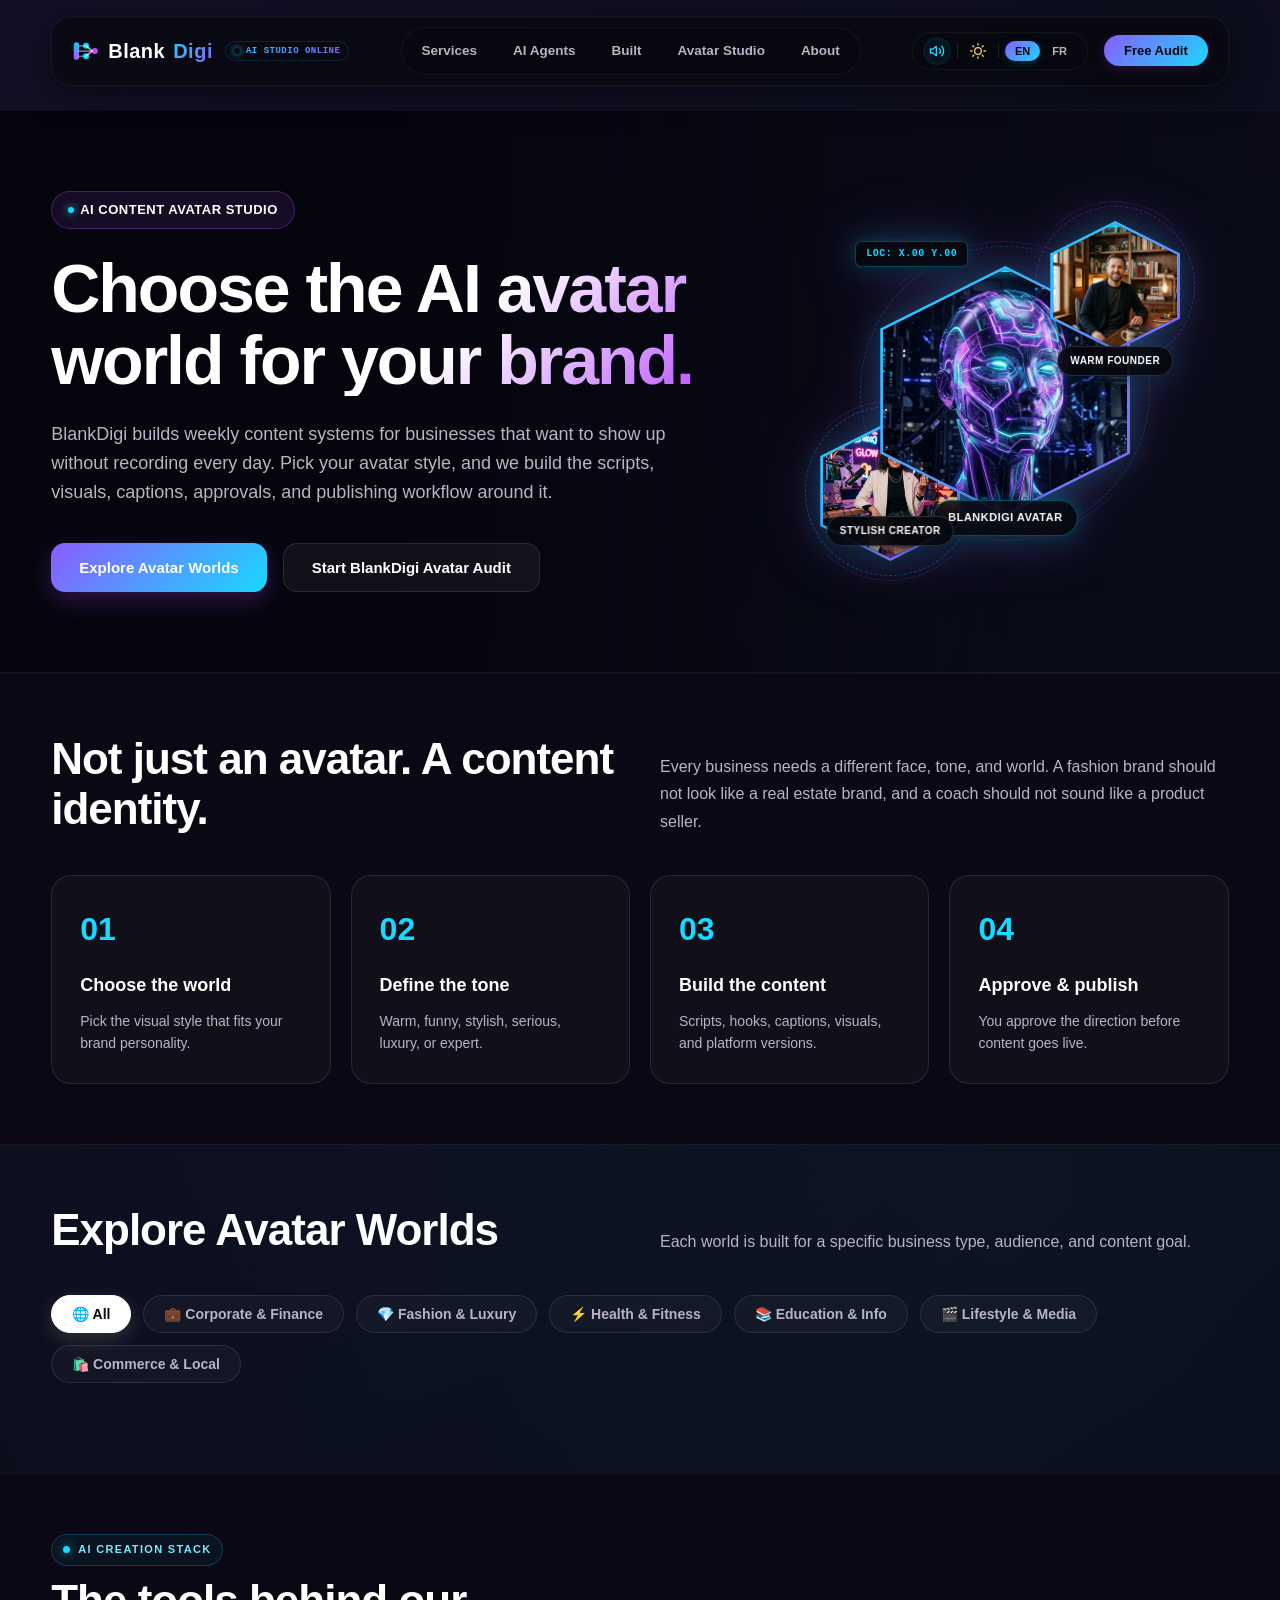
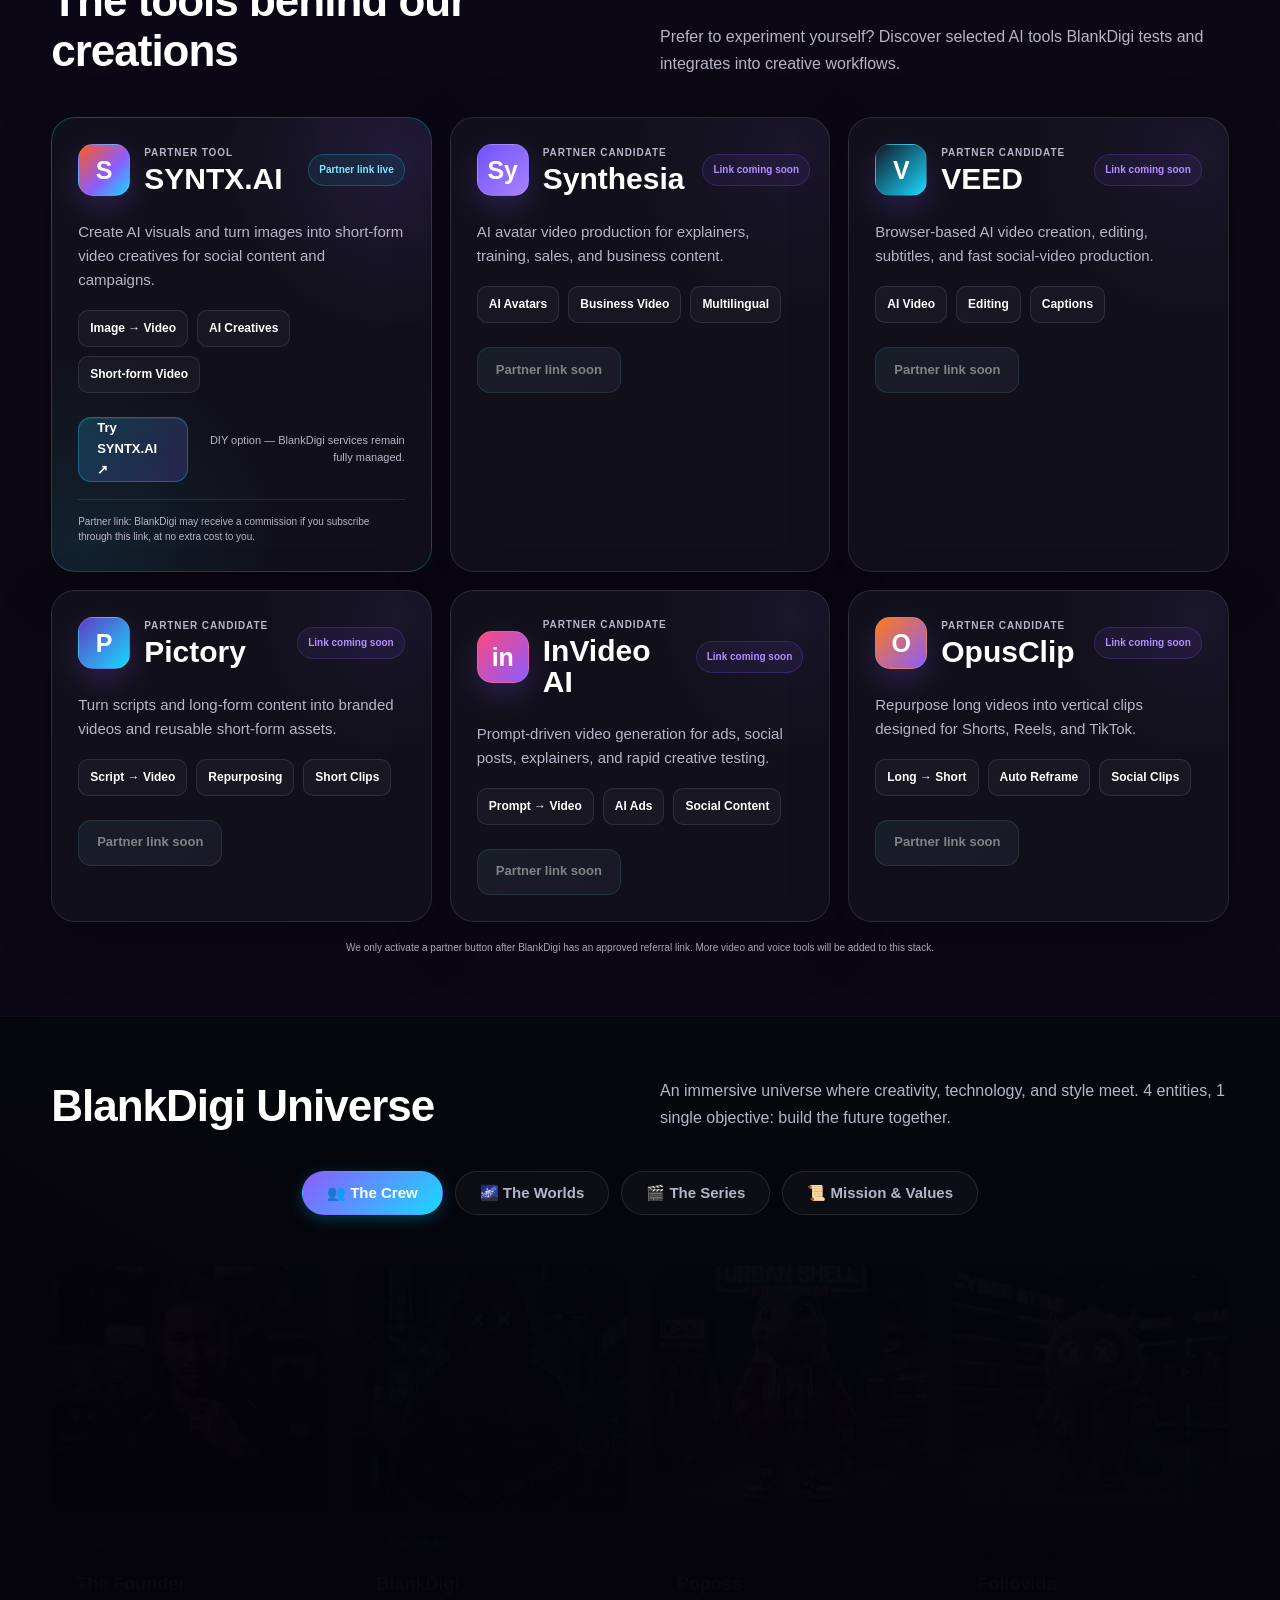
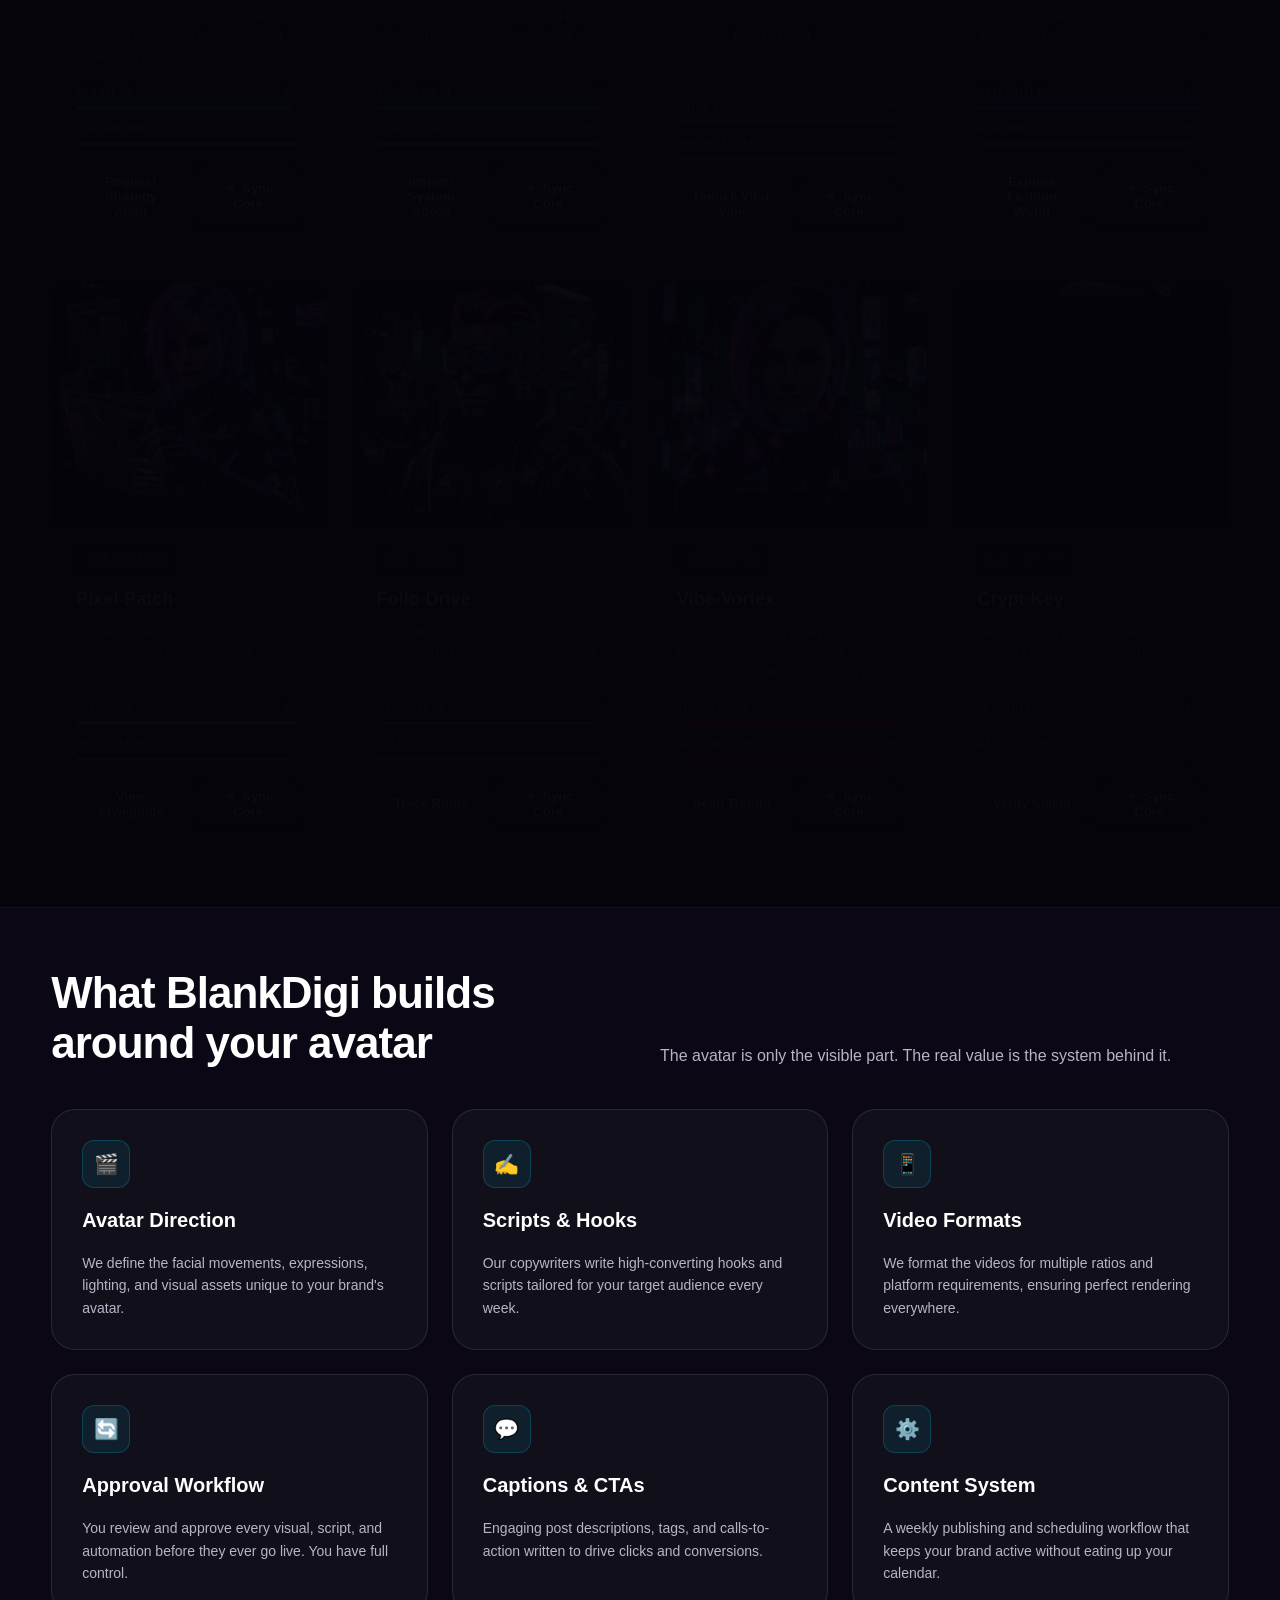
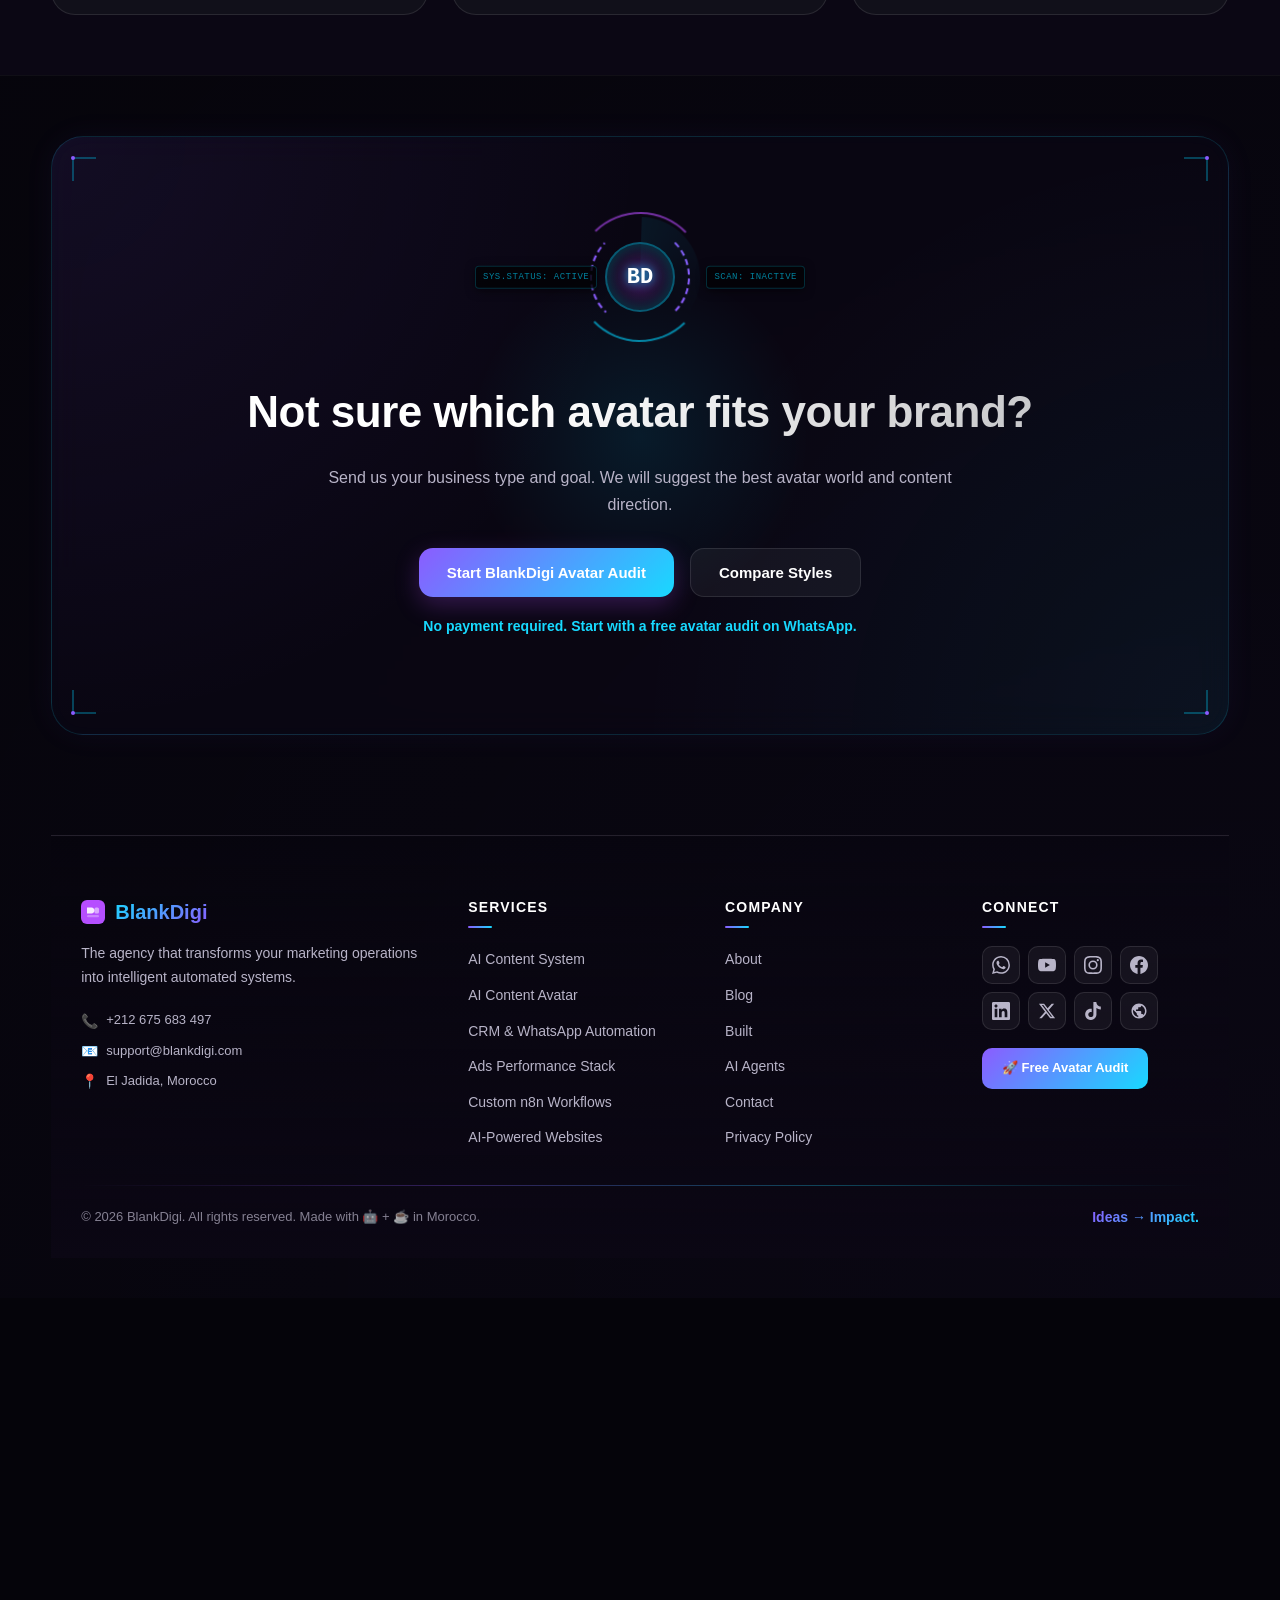
<file: index.html>
<!DOCTYPE html>
<html lang="en">
<head>
  <meta charset="UTF-8" />
  <meta name="viewport" content="width=device-width, initial-scale=1.0" />
  <meta http-equiv="refresh" content="0; url=ai-content-avatar/" />
  <title>BlankDigi Avatar Studio</title>
  <meta name="description" content="Redirecting to BlankDigi Avatar Studio." />
  <link rel="canonical" href="ai-content-avatar/" />
  <style>
    body {
      margin: 0;
      min-height: 100vh;
      display: grid;
      place-items: center;
      font-family: Arial, sans-serif;
      background: #05040a;
      color: #ffffff;
    }
    a { color: #18d9ff; }
  </style>
</head>
<body>
  <main>
    <h1>BlankDigi Avatar Studio</h1>
    <p>Redirecting to <a href="ai-content-avatar/">Avatar Studio</a>...</p>
  </main>
</body>
</html>
</file>
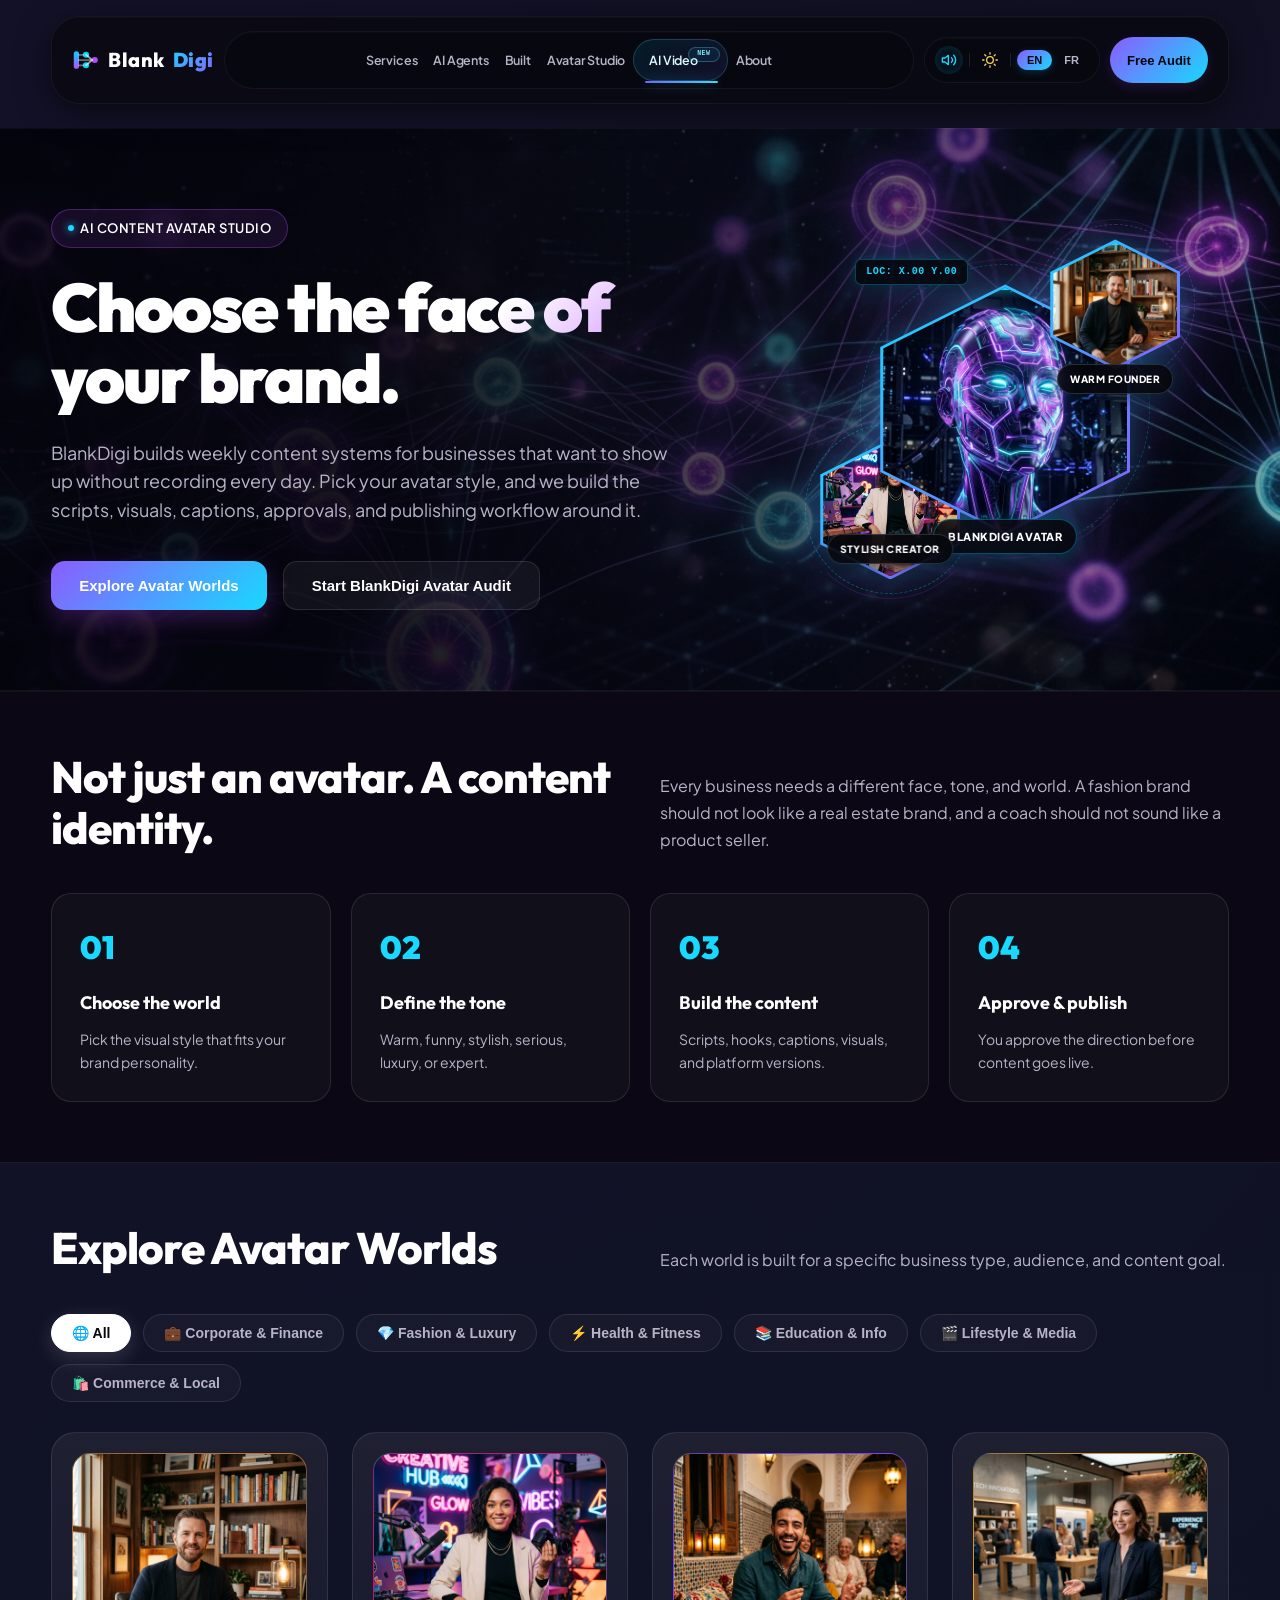
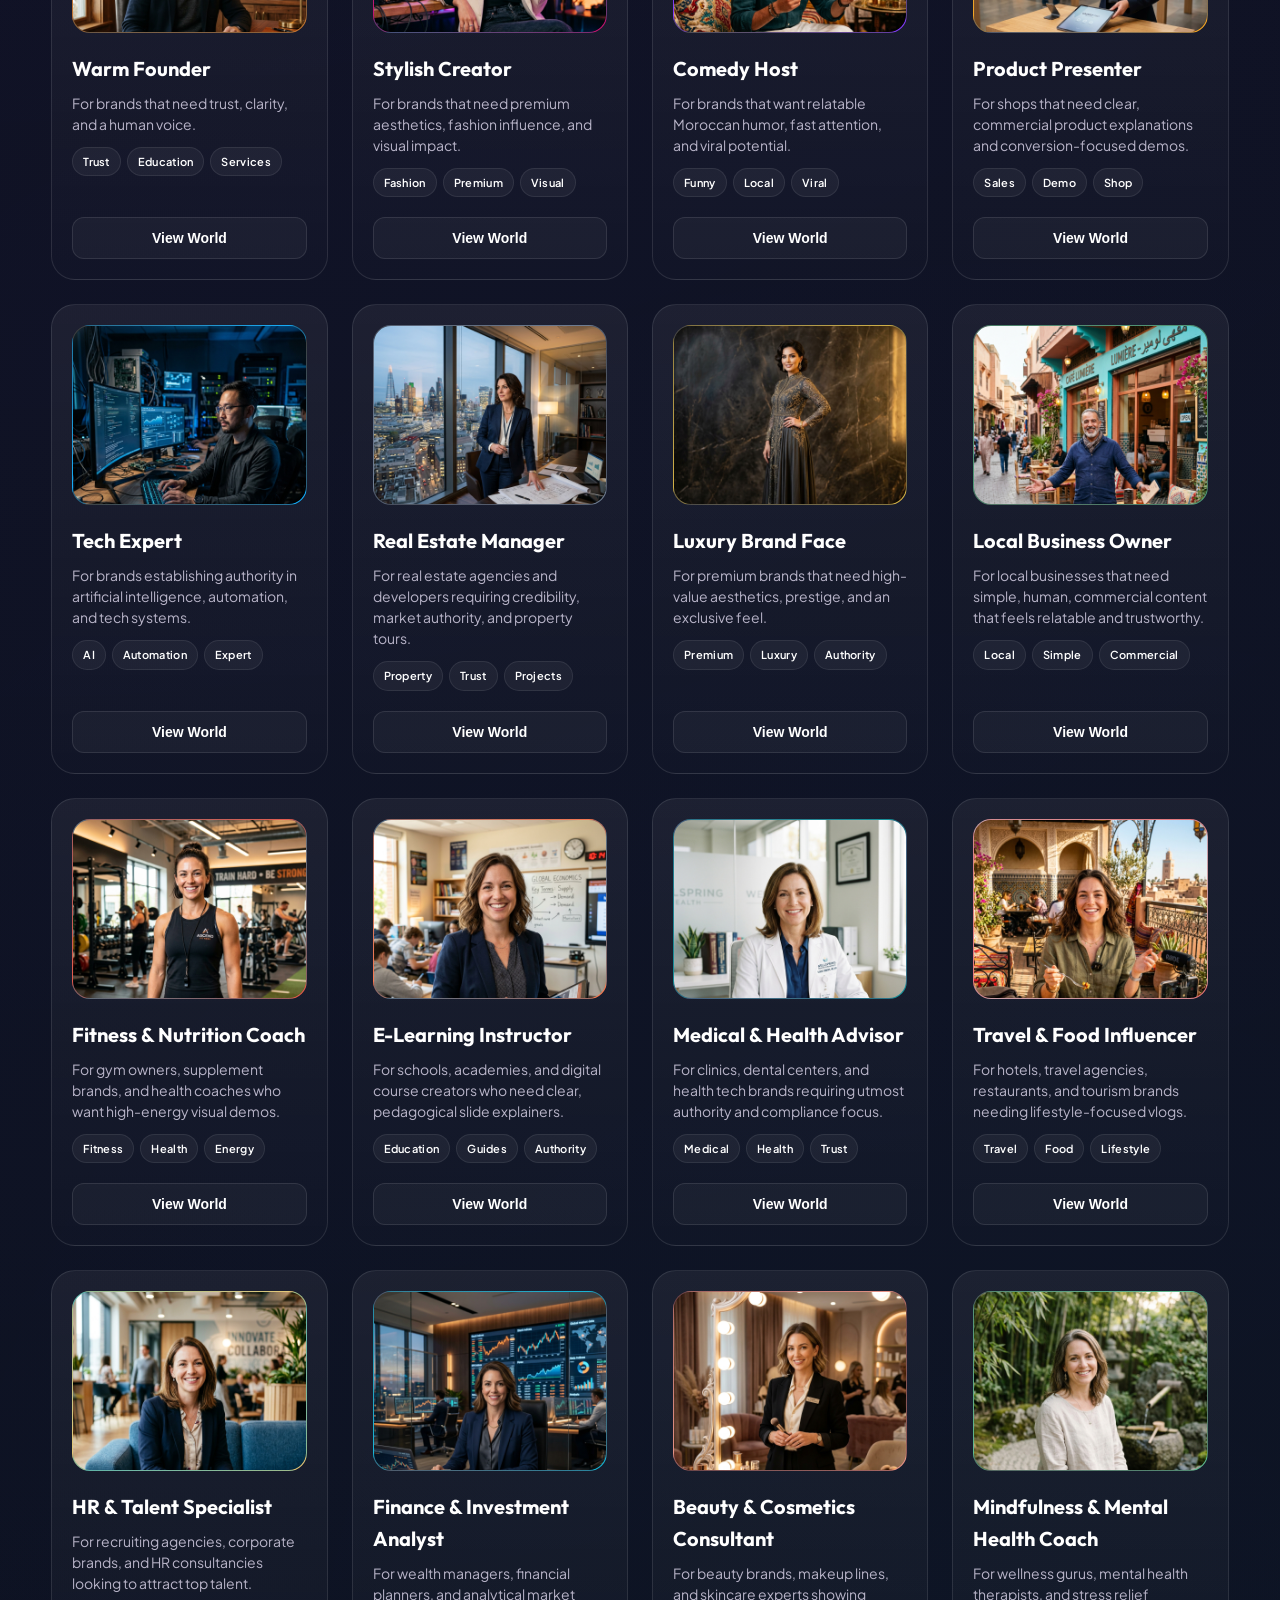
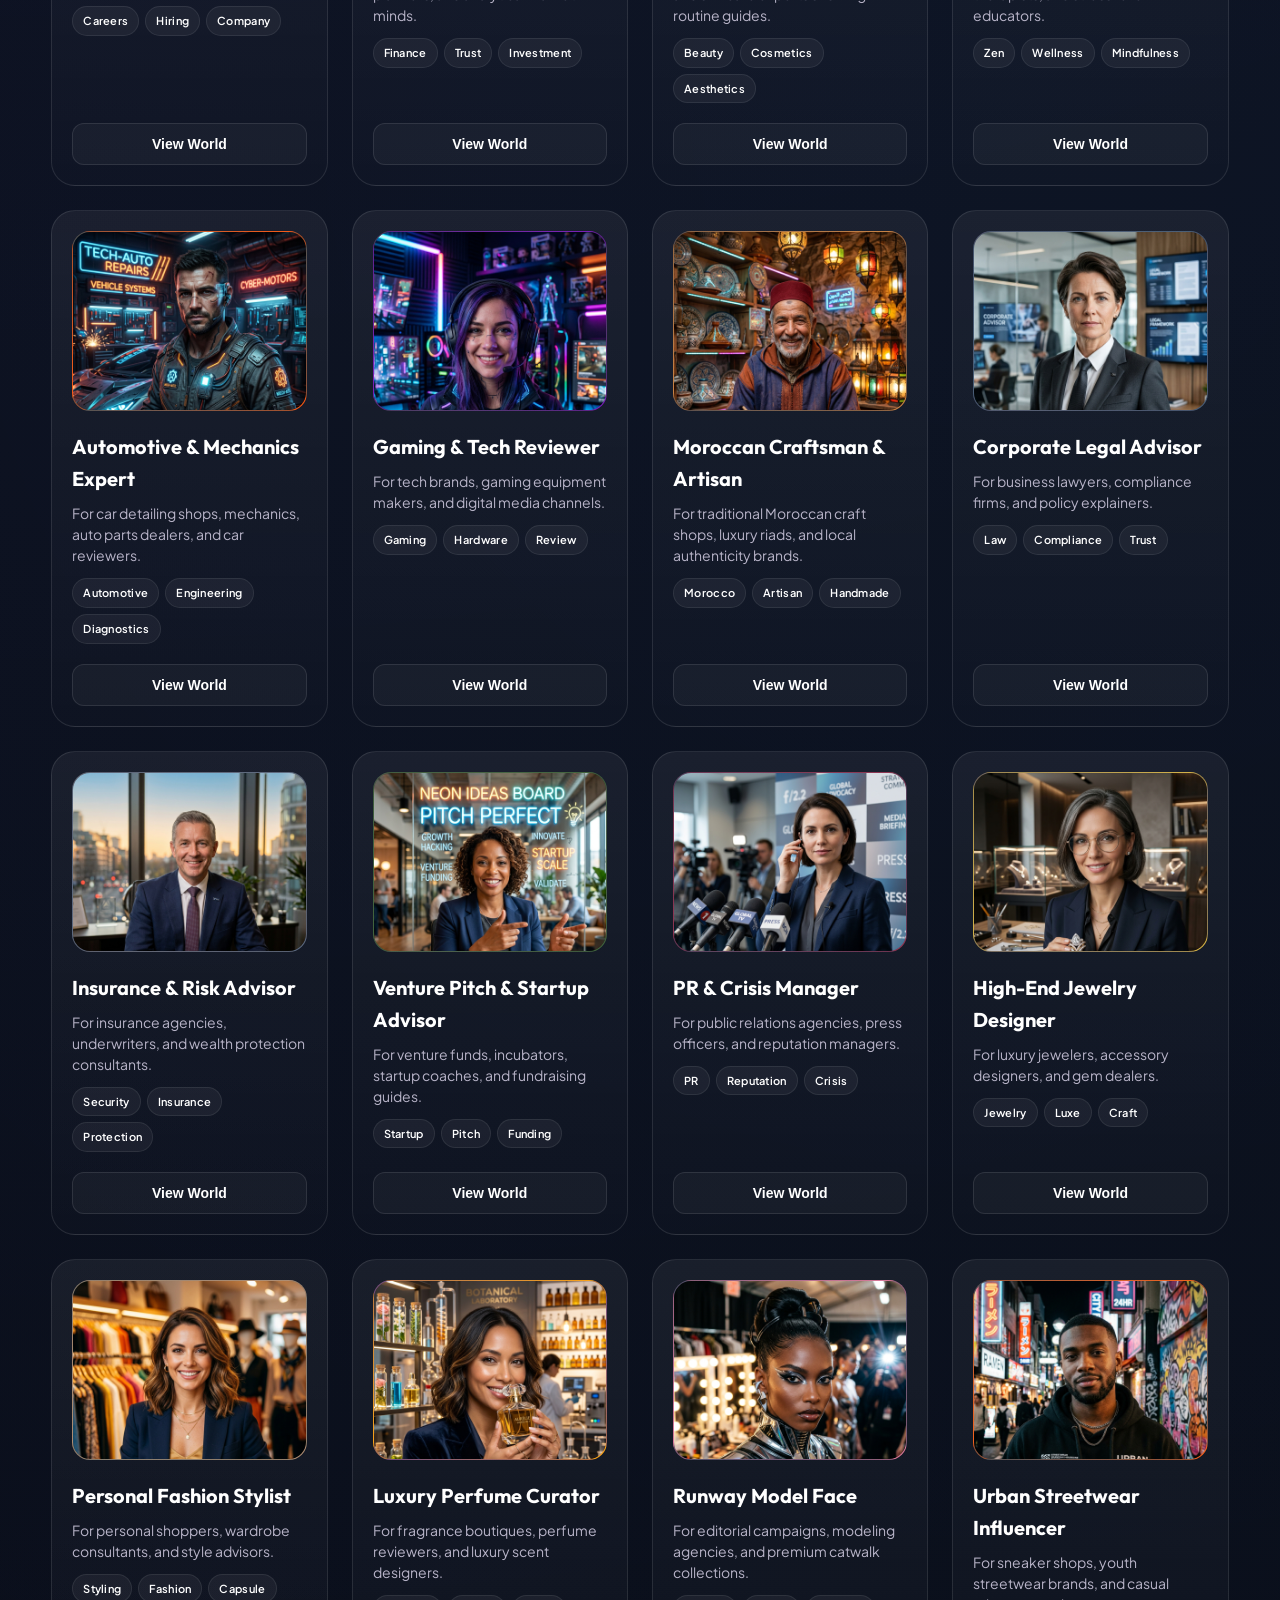
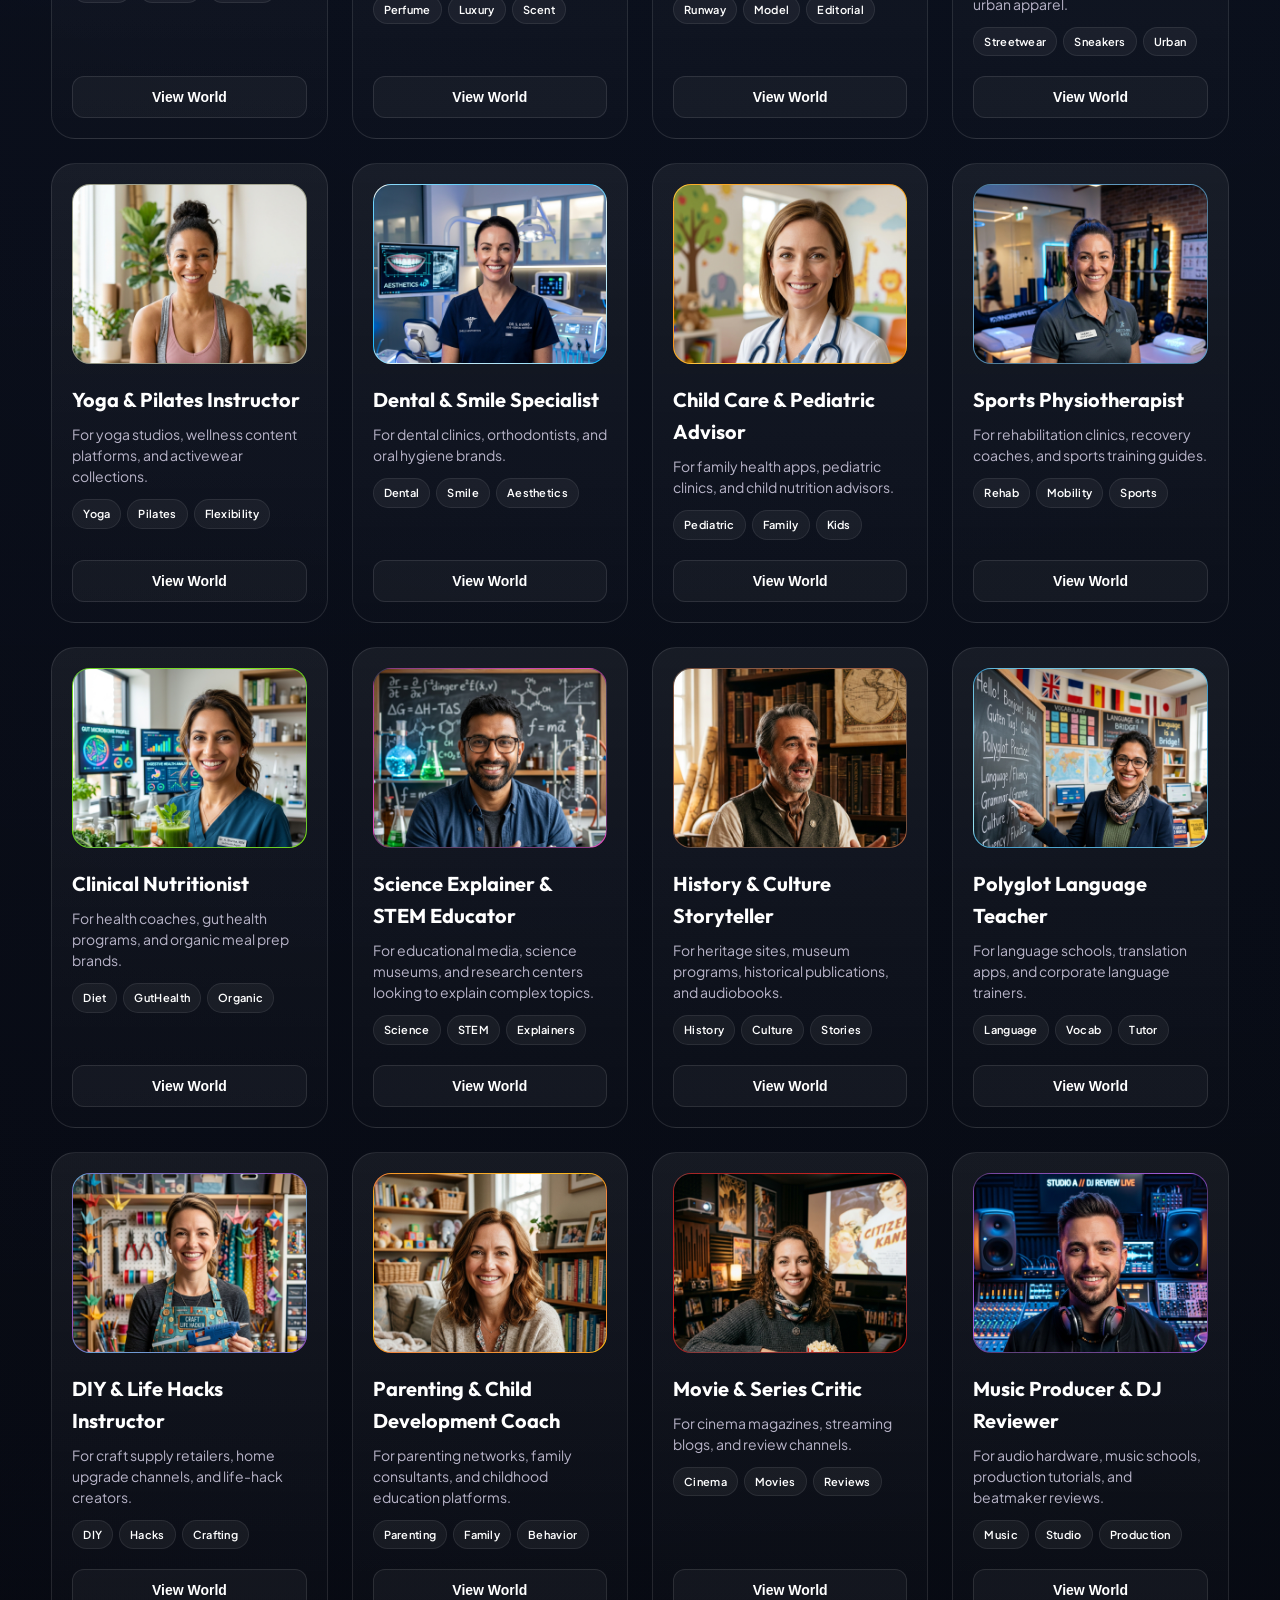
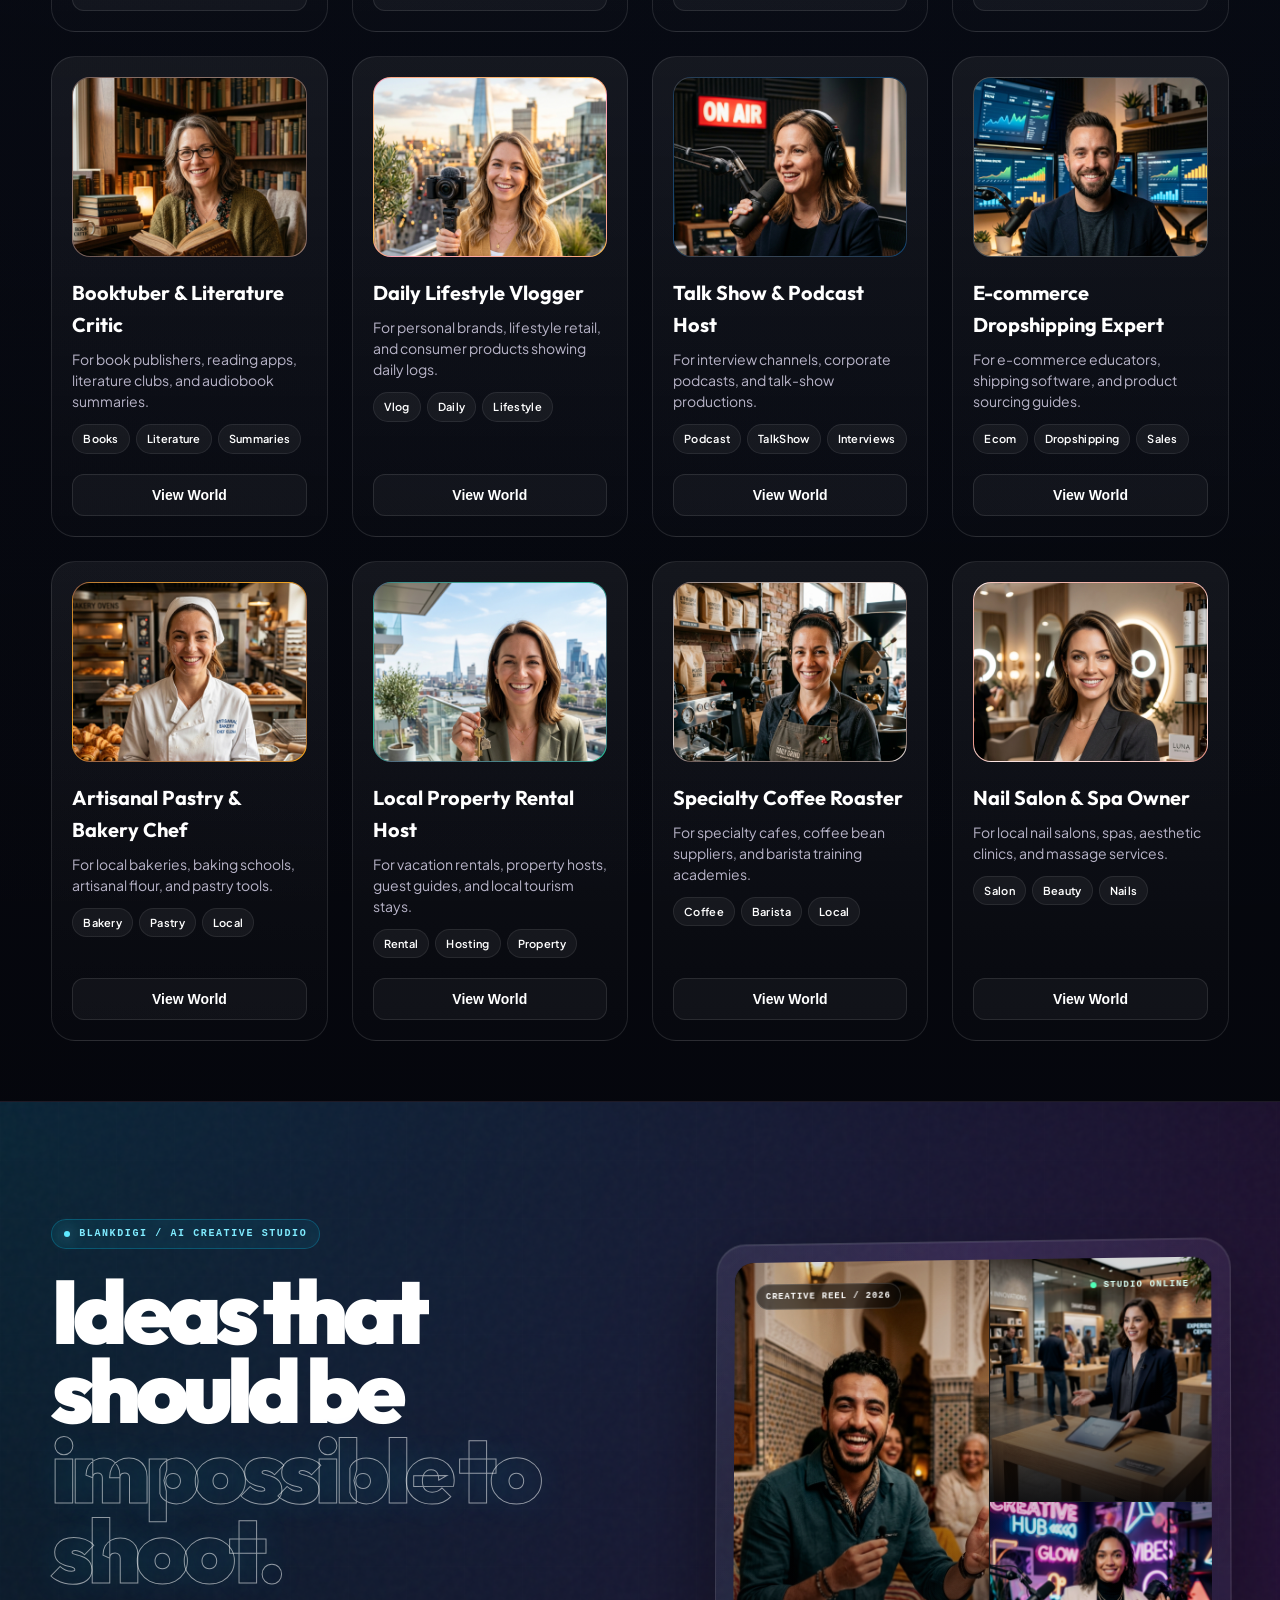
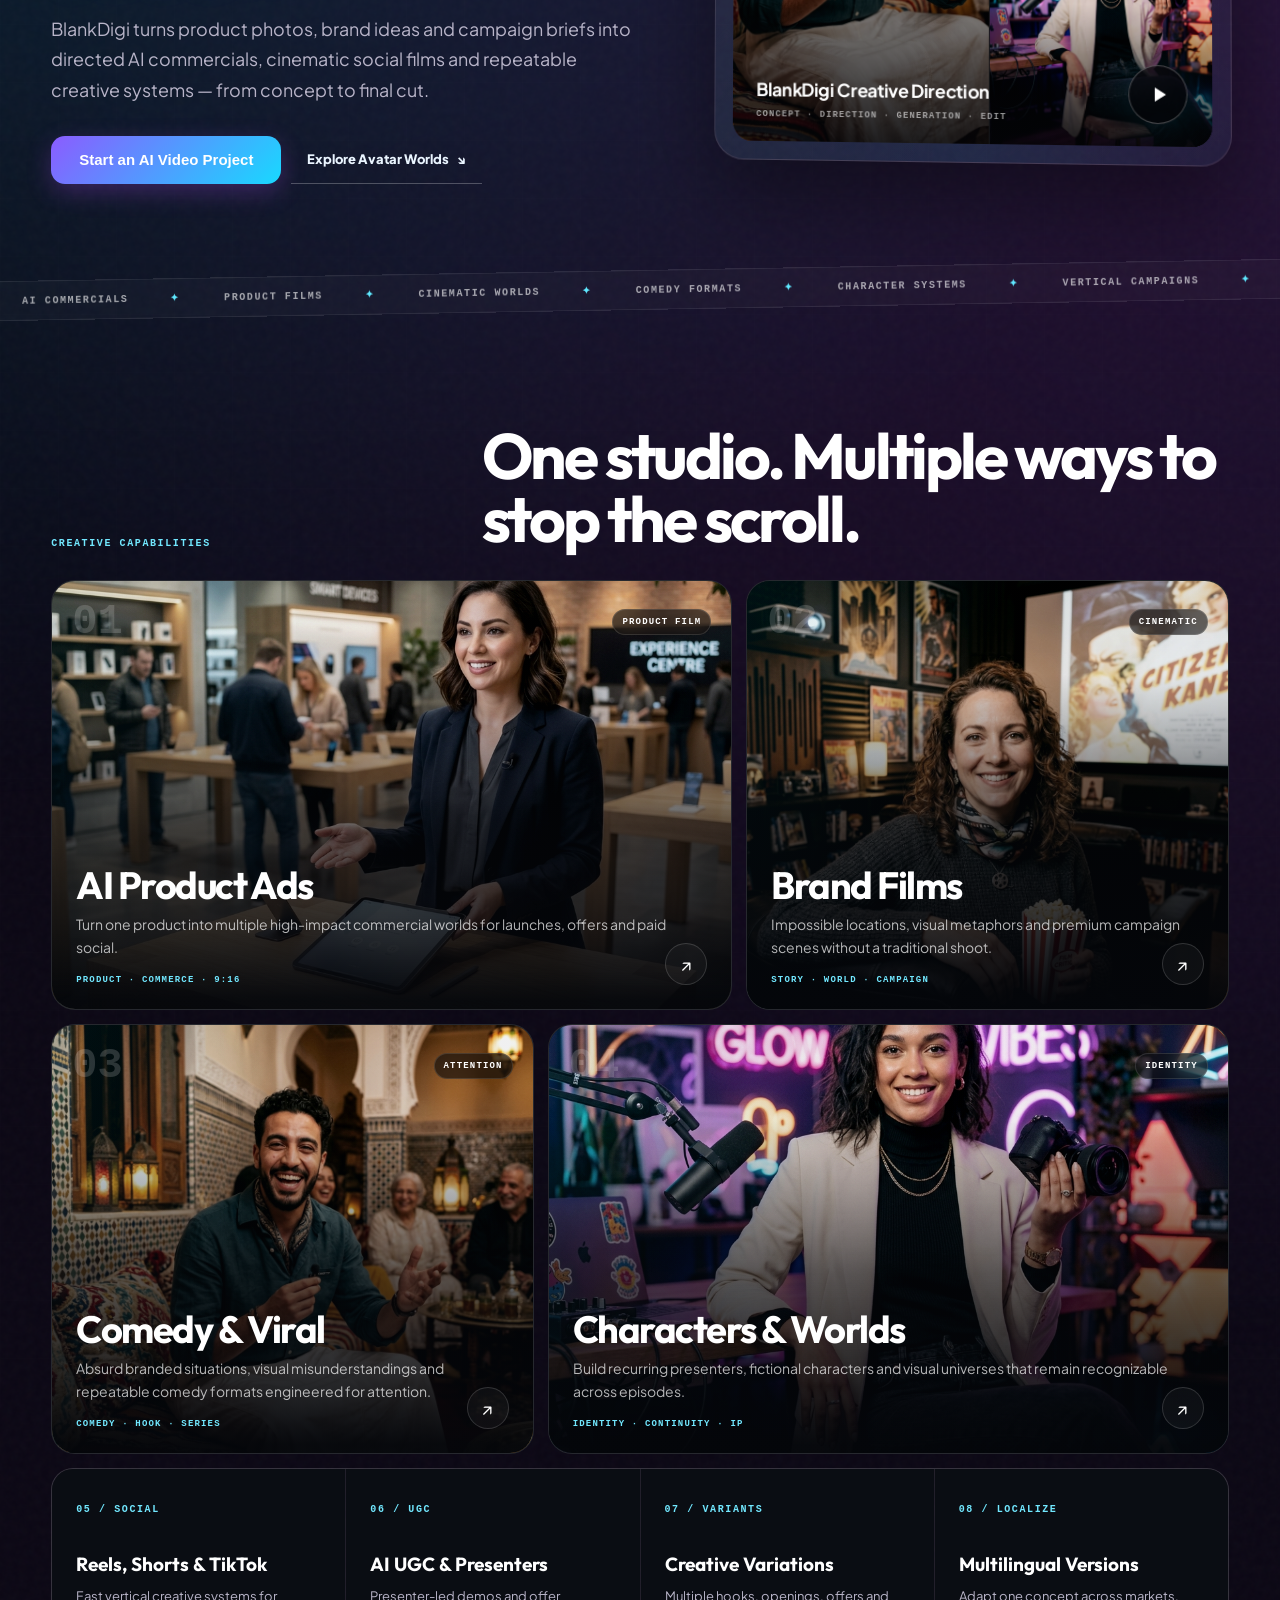
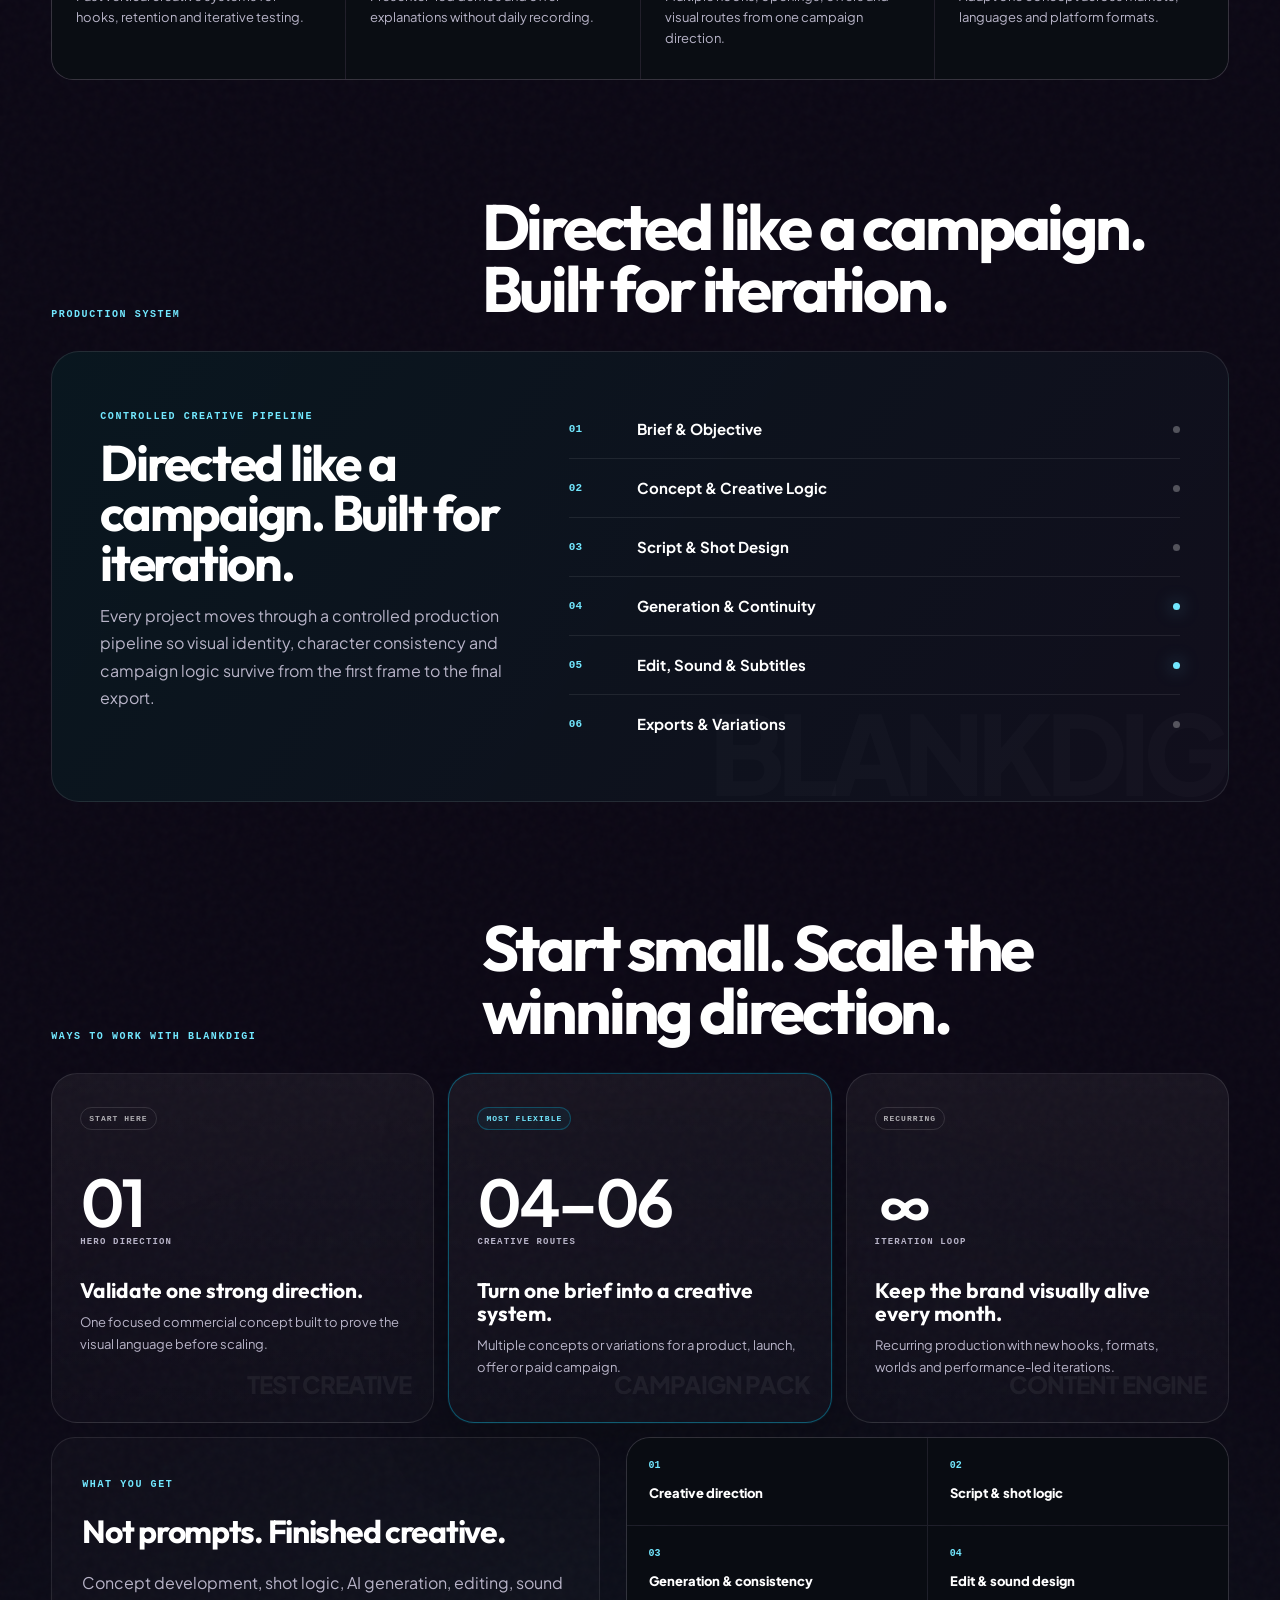
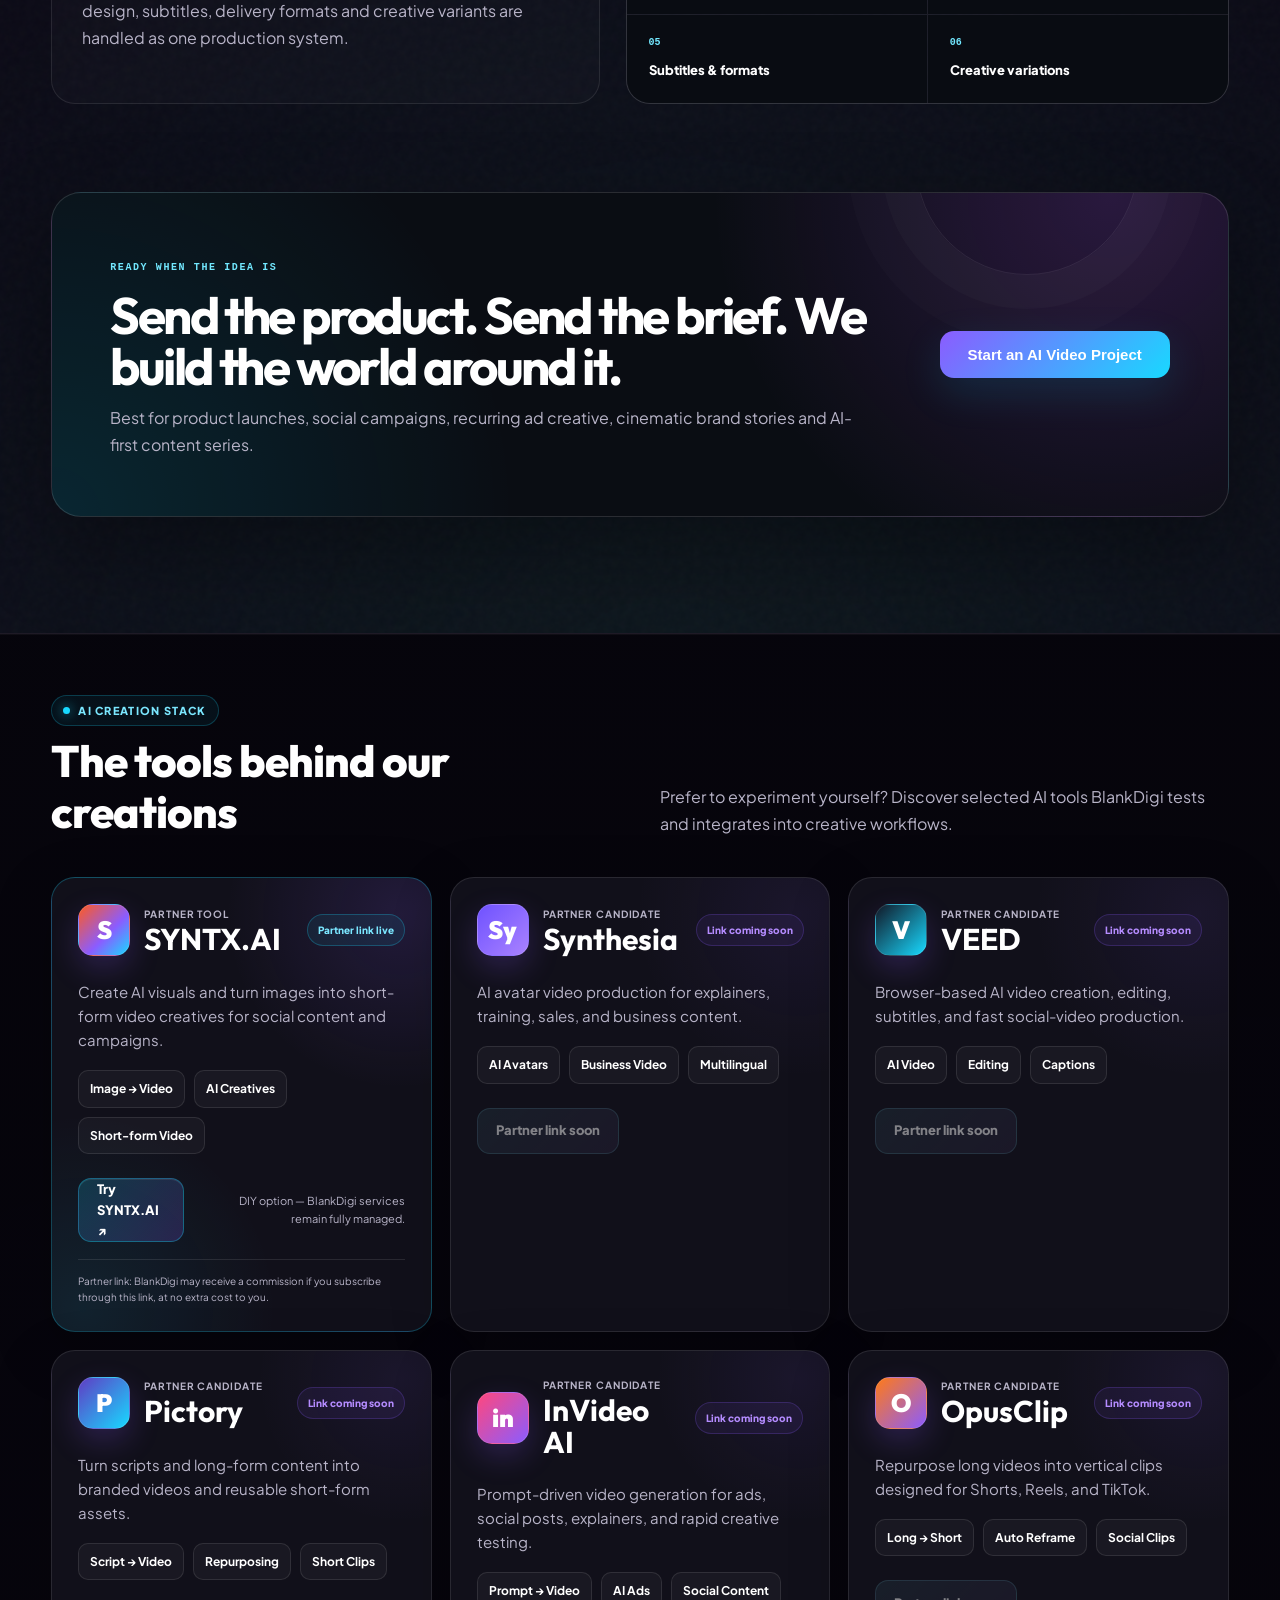
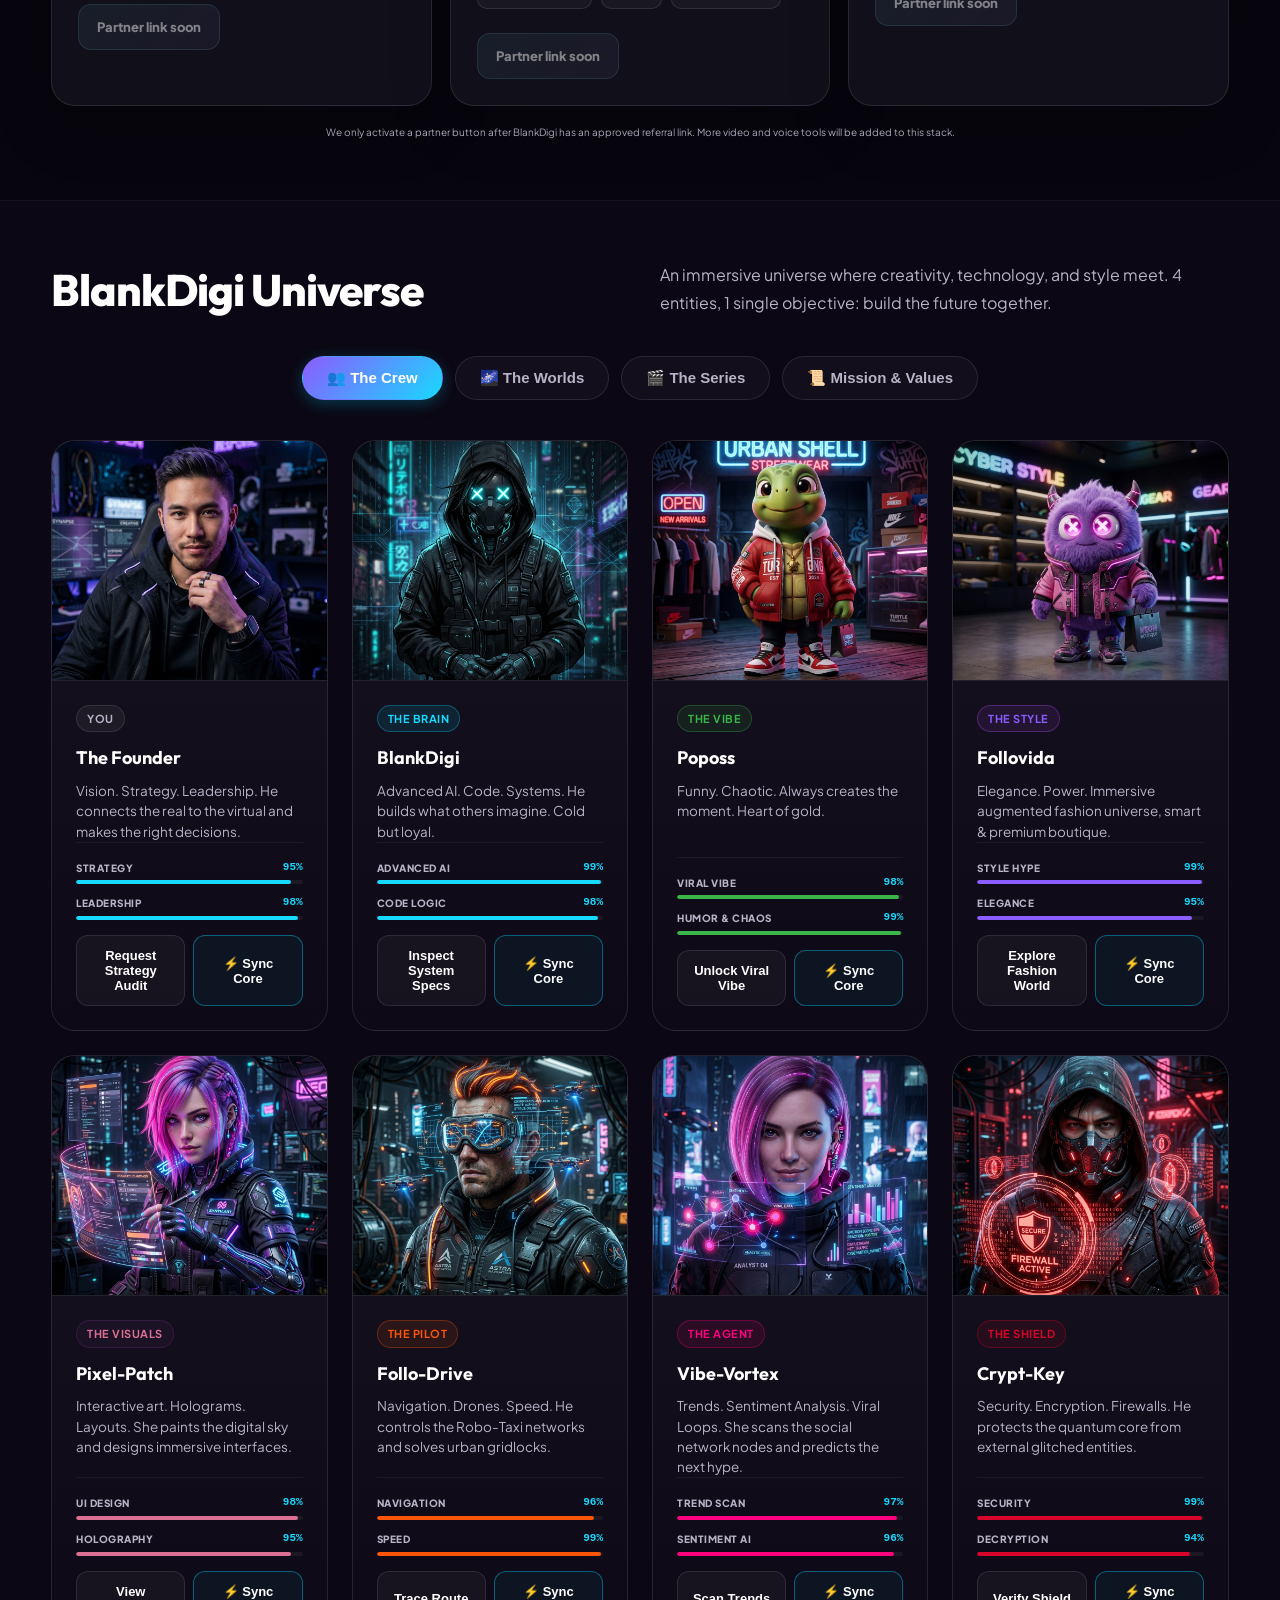
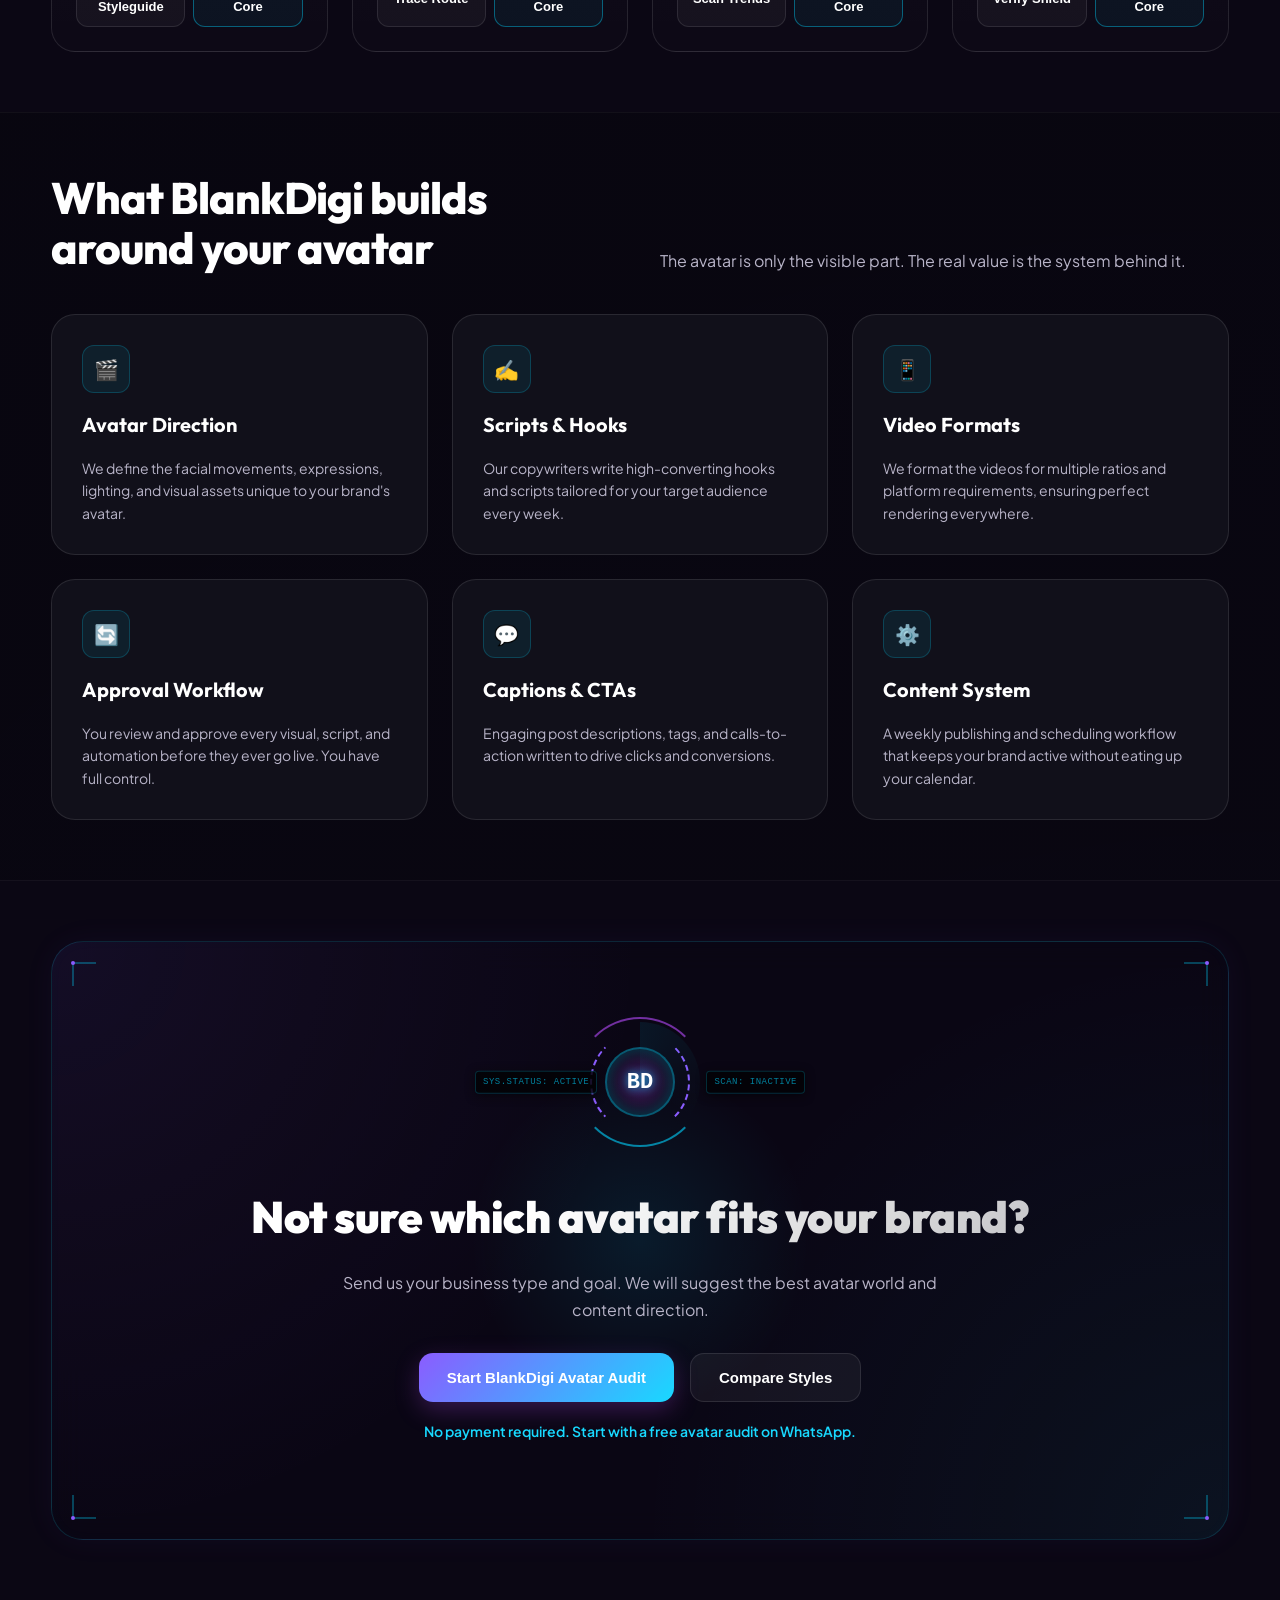
<file: ai-content-avatar/index.html>
<!DOCTYPE html>
<html lang="en">
<head>
  <meta charset="UTF-8" />
  <meta name="viewport" content="width=device-width, initial-scale=1.0" />
  <meta http-equiv="X-UA-Compatible" content="ie=edge" />
  
  <!-- SEO Metadata -->
  <title>AI Content & Video Studio | BlankDigi</title>
  <meta name="description" content="BlankDigi creates AI avatars, product ads, cinematic brand films, comedy creatives and recurring short-form video systems for brands." />
  <link rel="canonical" href="https://blankdigi.com/ai-content-avatar/" />
  
  <!-- Open Graph / Facebook -->
  <meta property="og:type" content="website" />
  <meta property="og:url" content="https://blankdigi.com/ai-content-avatar/" />
  <meta property="og:title" content="AI Content & Video Studio | BlankDigi" />
  <meta property="og:description" content="AI avatar systems and commercial AI video production for brands, ads and social content." />
  <meta property="og:image" content="https://blankdigi.com/assets/images/avatar-worlds/blankdigi-avatar-preview.jpg" />

  <!-- Stylesheet -->
  <link rel="stylesheet" href="avatar-worlds.css" />
</head>
<body>
  <div class="page">
    
    <!-- Navbar / Header -->
    <header>
      <div class="logo">
        <a href="https://blankdigi.com/">
          <svg class="logo-icon" width="28" height="28" viewBox="0 0 32 32" fill="none" xmlns="http://www.w3.org/2000/svg">
            <rect x="2" y="6" width="6" height="20" rx="3" fill="url(#logoGrad1)" />
            <circle cx="16" cy="10" r="3.5" fill="#00d4ff" />
            <circle cx="26" cy="16" r="3.5" fill="#b84cff" />
            <circle cx="16" cy="22" r="3.5" fill="#00d4ff" />
            <path d="M8 10h5M8 16h15M8 22h5" stroke="rgba(255, 255, 255, 0.4)" stroke-width="2" stroke-linecap="round" />
            <path d="M16 10l7 6-7 6" stroke="rgba(255, 255, 255, 0.6)" stroke-width="2" stroke-linecap="round" stroke-linejoin="round" />
            <defs>
              <linearGradient id="logoGrad1" x1="0" y1="6" x2="0" y2="26" gradientUnits="userSpaceOnUse">
                <stop stop-color="#00d4ff" />
                <stop offset="1" stop-color="#b84cff" />
              </linearGradient>
            </defs>
          </svg>
          Blank<span>Digi</span>
        </a>
        <span class="status-badge"><span class="pulse-dot"></span>AI Studio Online</span>
      </div>
      
      <nav class="nav-links" id="navLinks">
        <div class="nav-indicator" id="navIndicator"></div>
        <a href="https://blankdigi.com/#services" data-i18n="navServices">Services</a>
        <a href="https://blankdigi.com/#ai-agents" data-i18n="navAiAgents">AI Agents</a>
        <a href="https://blankdigi.com/#built" data-i18n="navBuilt">Built</a>
        <a href="#worlds" data-i18n="navAvatarStudio">Avatar Studio</a>
        <a href="https://blankdigi.com/#about" data-i18n="navAbout">About</a>
        <button class="btn-nav-audit mobile-only-btn" onclick="openAudit()" data-i18n="navFreeAudit">Free Audit</button>
      </nav>

      <div class="header-right">
        <div class="controls-pill">
          <div class="sound-toggle active" id="soundToggle" onclick="toggleSound()" title="Toggle SFX">
            <svg class="sound-on-icon" width="16" height="16" viewBox="0 0 24 24" fill="none" stroke="currentColor" stroke-width="2" stroke-linecap="round" stroke-linejoin="round">
              <polygon points="11 5 6 9 2 9 2 15 6 15 11 19 11 5"></polygon>
              <path d="M19.07 4.93a10 10 0 0 1 0 14.14M15.54 8.46a5 5 0 0 1 0 7.07"></path>
            </svg>
            <svg class="sound-off-icon" width="16" height="16" viewBox="0 0 24 24" fill="none" stroke="currentColor" stroke-width="2" stroke-linecap="round" stroke-linejoin="round" style="display:none;">
              <polygon points="11 5 6 9 2 9 2 15 6 15 11 19 11 5"></polygon>
              <line x1="23" y1="9" x2="17" y2="15"></line>
              <line x1="17" y1="9" x2="23" y2="15"></line>
            </svg>
          </div>
          <span class="controls-divider"></span>
          <div class="theme-switch" onclick="toggleTheme()" title="Toggle Theme">
            <svg width="16" height="16" viewBox="0 0 24 24" fill="none" stroke="currentColor" stroke-width="2" stroke-linecap="round" stroke-linejoin="round"><circle cx="12" cy="12" r="5"/><path d="M12 1v2M12 21v2M4.22 4.22l1.42 1.42M18.36 18.36l1.42 1.42M1 12h2M21 12h2M4.22 19.78l1.42-1.42M18.36 5.64l1.42-1.42"/></svg>
          </div>
          <span class="controls-divider"></span>
          <div class="lang-switch">
            <button class="active" onclick="setLang('en', this)">EN</button>
            <button onclick="setLang('fr', this)">FR</button>
          </div>
        </div>
        
        <button class="btn-nav-audit" onclick="openAudit()" data-i18n="navFreeAudit">Free Audit</button>
        
        <button class="hamburger-menu" id="hamburgerMenu" onclick="toggleMobileMenu()" aria-label="Toggle Menu">
          <span></span>
          <span></span>
          <span></span>
        </button>
      </div>
    </header>

    <main>
      
      <!-- Hero Section -->
      <section class="hero">
        <div class="hero-container">
          <div>
            <div class="badge" data-i18n="heroBadge">AI Content Avatar Studio</div>
            <h1 data-i18n="heroTitle">Choose the AI avatar world for your brand.</h1>
            <p data-i18n="heroText">
              BlankDigi builds weekly content systems for businesses that want to show up without recording every day. Pick your avatar style, and we build the scripts, visuals, captions, approvals, and publishing workflow around it.
            </p>
            <div class="cta-row">
              <button class="btn btn-primary" onclick="scrollToWorlds()" data-i18n="exploreBtn">Explore Avatar Worlds</button>
              <button class="btn btn-secondary" onclick="openAudit()" data-i18n="auditBtn">Start BlankDigi Avatar Audit</button>
            </div>
          </div>
          <div class="hero-visual">
          <div class="avatar-stack">
            
            <!-- Animated SVG Network lines connecting the nodes -->
            <svg class="avatar-net-lines" width="320" height="320" viewBox="0 0 320 320" fill="none" xmlns="http://www.w3.org/2000/svg" style="position: absolute; inset: 0; pointer-events: none; z-index: 0;">
              <!-- Line from main (160, 160) to small-one (270, 55) -->
              <path d="M160 160 L270 55" stroke="rgba(0, 212, 255, 0.45)" stroke-width="1.5" stroke-dasharray="8 6" class="pulse-line-1" />
              <!-- Line from main (160, 160) to small-two (45, 260) -->
              <path d="M160 160 L45 260" stroke="rgba(184, 76, 255, 0.45)" stroke-width="1.5" stroke-dasharray="8 6" class="pulse-line-2" />
              <!-- Background thin connection between small nodes -->
              <path d="M270 55 L45 260" stroke="rgba(255, 255, 255, 0.12)" stroke-width="1" stroke-dasharray="4 4" />
            </svg>

            <!-- HUD Orbit Rings -->
            <div class="hud-ring main-ring"></div>
            <div class="hud-ring ring-one"></div>
            <div class="hud-ring ring-two"></div>
            
            <!-- Coords Scanner -->
            <div class="hud-coords" id="hudCoords">LOC: X.00 Y.00</div>

            <!-- Main Avatar Node (Hexagon) -->
            <div class="avatar-main">
              <div class="avatar-inner">
                <div class="scanner-line"></div>
                <img src="../assets/images/avatar-worlds/blankdigi-avatar-preview.jpg" alt="" onerror="this.style.display='none'; this.nextElementSibling.style.display='grid';" />
                <div style="display:none; width:100%; height:100%; place-items:center; font-size:42px; font-weight:900; background:linear-gradient(135deg, #2b1740, #062c3a); color:white;">AI</div>
              </div>
            </div>
            <div class="avatar-label main-label" data-i18n="heroLabel1">BlankDigi Avatar</div>

            <!-- Small Avatar One Node (Hexagon) -->
            <div class="avatar-small one">
              <div class="avatar-inner">
                <div class="scanner-line"></div>
                <img src="../assets/images/avatar-worlds/warm-founder.jpg" alt="" onerror="this.style.display='none'; this.nextElementSibling.style.display='grid';" />
                <div style="display:none; width:100%; height:100%; place-items:center; font-size:24px; font-weight:900; background:linear-gradient(135deg, #3a2506, #b95a00); color:white;">WF</div>
              </div>
            </div>
            <div class="avatar-label label-one" data-i18n="heroLabel2">Warm Founder</div>

            <!-- Small Avatar Two Node (Hexagon) -->
            <div class="avatar-small two">
              <div class="avatar-inner">
                <div class="scanner-line"></div>
                <img src="../assets/images/avatar-worlds/stylish-creator.jpg" alt="" onerror="this.style.display='none'; this.nextElementSibling.style.display='grid';" />
                <div style="display:none; width:100%; height:100%; place-items:center; font-size:24px; font-weight:900; background:linear-gradient(135deg, #111, #6c2cff); color:white;">SC</div>
              </div>
            </div>
            <div class="avatar-label label-two" data-i18n="heroLabel3">Stylish Creator</div>
          </div>
          </div>
        </div>
      </section>

      <!-- Problem / Positioning Section -->
      <section>
        <div class="section-head">
          <div>
            <h2 data-i18n="problemTitle">Not just an avatar. A content identity.</h2>
          </div>
          <div>
            <p data-i18n="problemText">
              Every business needs a different face, tone, and world. A fashion brand should not look like a real estate brand, and a coach should not sound like a product seller.
            </p>
          </div>
        </div>
        <div class="steps">
          <div class="step">
            <strong>01</strong>
            <h3 data-i18n="step1Title">Choose the world</h3>
            <p data-i18n="step1Text">Pick the visual style that fits your brand personality.</p>
          </div>
          <div class="step">
            <strong>02</strong>
            <h3 data-i18n="step2Title">Define the tone</h3>
            <p data-i18n="step2Text">Warm, funny, stylish, serious, luxury, or expert.</p>
          </div>
          <div class="step">
            <strong>03</strong>
            <h3 data-i18n="step3Title">Build the content</h3>
            <p data-i18n="step3Text">Scripts, hooks, captions, visuals, and platform versions.</p>
          </div>
          <div class="step">
            <strong>04</strong>
            <h3 data-i18n="step4Title">Approve & publish</h3>
            <p data-i18n="step4Text">You approve the direction before content goes live.</p>
          </div>
        </div>
      </section>

      <!-- Avatar Worlds Explorer Section -->
      <section id="worlds">
        <div class="section-head">
          <div>
            <h2 data-i18n="worldsTitle">Explore Avatar Worlds</h2>
          </div>
          <div>
            <p data-i18n="worldsText">
              Each world is built for a specific business type, audience, and content goal.
            </p>
          </div>
        </div>
        
        <!-- Filters -->
        <div class="filters">
          <button class="filter active" onclick="filterWorlds('all', this)" data-i18n="filterAll">🌐 All</button>
          <button class="filter" onclick="filterWorlds('corporate', this)" data-i18n="filterCorporate">💼 Corporate & Finance</button>
          <button class="filter" onclick="filterWorlds('fashion', this)" data-i18n="filterFashion">💎 Fashion & Luxury</button>
          <button class="filter" onclick="filterWorlds('health', this)" data-i18n="filterHealth">⚡ Health & Fitness</button>
          <button class="filter" onclick="filterWorlds('education', this)" data-i18n="filterEducation">📚 Education & Info</button>
          <button class="filter" onclick="filterWorlds('media', this)" data-i18n="filterMedia">🎬 Lifestyle & Media</button>
          <button class="filter" onclick="filterWorlds('commerce', this)" data-i18n="filterCommerce">🛍️ Commerce & Local</button>
        </div>

        <!-- Worlds Grid -->
        <div class="worlds-grid" id="worldsGrid">
          <!-- Dynamic rendering via avatar-worlds.js -->
        </div>
      </section>

      <!-- AI Creation Stack / Affiliate Tools -->
      <section id="ai-tools" class="ai-tools-section">
        <div class="section-head">
          <div>
            <span class="ai-tools-eyebrow" data-i18n="aiToolsEyebrow">AI Creation Stack</span>
            <h2 data-i18n="aiToolsTitle">The tools behind our creations</h2>
          </div>
          <div>
            <p data-i18n="aiToolsText">Prefer to experiment yourself? Discover selected AI tools BlankDigi tests and integrates into creative workflows.</p>
          </div>
        </div>

        <div class="ai-tools-grid">
          <!-- Active partner -->
          <article class="ai-tool-card ai-tool-card-featured" data-tool="syntx">
            <div class="ai-tool-card-top">
              <div class="ai-tool-brand">
                <div class="ai-tool-logo ai-tool-logo-syntx" aria-hidden="true">S</div>
                <div>
                  <span class="ai-tool-kicker" data-i18n="aiToolsPartner">Partner tool</span>
                  <h3>SYNTX.AI</h3>
                </div>
              </div>
              <span class="ai-tool-status ai-tool-status-live" data-i18n="aiToolsLive">Partner link live</span>
            </div>
            <p class="ai-tool-description" data-i18n="syntxDescription">Create AI visuals and turn images into short-form video creatives for social content and campaigns.</p>
            <div class="ai-tool-capabilities" aria-label="SYNTX capabilities">
              <span data-i18n="syntxCap1">Image → Video</span>
              <span data-i18n="syntxCap2">AI Creatives</span>
              <span data-i18n="syntxCap3">Short-form Video</span>
            </div>
            <div class="ai-tool-actions">
              <a class="ai-tool-cta" href="https://syntx.ai/welcome/tqOKDmVP" target="_blank" rel="sponsored nofollow noopener" onclick="trackAffiliateClick('syntx', this.href)" data-i18n="syntxCta">Try SYNTX.AI ↗</a>
              <span class="ai-tool-note" data-i18n="aiToolsNote">DIY option — BlankDigi services remain fully managed.</span>
            </div>
            <p class="ai-tool-disclosure" data-i18n="aiToolsDisclosure">Partner link: BlankDigi may receive a commission if you subscribe through this link, at no extra cost to you.</p>
          </article>

          <!-- Partner candidates: no referral URL is published until BlankDigi has an approved link. -->
          <article class="ai-tool-card ai-tool-card-pending" data-tool="synthesia">
            <div class="ai-tool-card-top">
              <div class="ai-tool-brand">
                <div class="ai-tool-logo ai-tool-logo-synthesia" aria-hidden="true">Sy</div>
                <div>
                  <span class="ai-tool-kicker" data-i18n="aiToolsCandidate">Partner candidate</span>
                  <h3>Synthesia</h3>
                </div>
              </div>
              <span class="ai-tool-status" data-i18n="aiToolsSoon">Link coming soon</span>
            </div>
            <p class="ai-tool-description" data-i18n="synthesiaDescription">AI avatar video production for explainers, training, sales, and business content.</p>
            <div class="ai-tool-capabilities">
              <span data-i18n="synthesiaCap1">AI Avatars</span>
              <span data-i18n="synthesiaCap2">Business Video</span>
              <span data-i18n="synthesiaCap3">Multilingual</span>
            </div>
            <div class="ai-tool-actions">
              <span class="ai-tool-cta ai-tool-cta-disabled" aria-disabled="true" data-i18n="aiToolsPendingCta">Partner link soon</span>
            </div>
          </article>

          <article class="ai-tool-card ai-tool-card-pending" data-tool="veed">
            <div class="ai-tool-card-top">
              <div class="ai-tool-brand">
                <div class="ai-tool-logo ai-tool-logo-veed" aria-hidden="true">V</div>
                <div>
                  <span class="ai-tool-kicker" data-i18n="aiToolsCandidate">Partner candidate</span>
                  <h3>VEED</h3>
                </div>
              </div>
              <span class="ai-tool-status" data-i18n="aiToolsSoon">Link coming soon</span>
            </div>
            <p class="ai-tool-description" data-i18n="veedDescription">Browser-based AI video creation, editing, subtitles, and fast social-video production.</p>
            <div class="ai-tool-capabilities">
              <span data-i18n="veedCap1">AI Video</span>
              <span data-i18n="veedCap2">Editing</span>
              <span data-i18n="veedCap3">Captions</span>
            </div>
            <div class="ai-tool-actions">
              <span class="ai-tool-cta ai-tool-cta-disabled" aria-disabled="true" data-i18n="aiToolsPendingCta">Partner link soon</span>
            </div>
          </article>

          <article class="ai-tool-card ai-tool-card-pending" data-tool="pictory">
            <div class="ai-tool-card-top">
              <div class="ai-tool-brand">
                <div class="ai-tool-logo ai-tool-logo-pictory" aria-hidden="true">P</div>
                <div>
                  <span class="ai-tool-kicker" data-i18n="aiToolsCandidate">Partner candidate</span>
                  <h3>Pictory</h3>
                </div>
              </div>
              <span class="ai-tool-status" data-i18n="aiToolsSoon">Link coming soon</span>
            </div>
            <p class="ai-tool-description" data-i18n="pictoryDescription">Turn scripts and long-form content into branded videos and reusable short-form assets.</p>
            <div class="ai-tool-capabilities">
              <span data-i18n="pictoryCap1">Script → Video</span>
              <span data-i18n="pictoryCap2">Repurposing</span>
              <span data-i18n="pictoryCap3">Short Clips</span>
            </div>
            <div class="ai-tool-actions">
              <span class="ai-tool-cta ai-tool-cta-disabled" aria-disabled="true" data-i18n="aiToolsPendingCta">Partner link soon</span>
            </div>
          </article>

          <article class="ai-tool-card ai-tool-card-pending" data-tool="invideo">
            <div class="ai-tool-card-top">
              <div class="ai-tool-brand">
                <div class="ai-tool-logo ai-tool-logo-invideo" aria-hidden="true">in</div>
                <div>
                  <span class="ai-tool-kicker" data-i18n="aiToolsCandidate">Partner candidate</span>
                  <h3>InVideo AI</h3>
                </div>
              </div>
              <span class="ai-tool-status" data-i18n="aiToolsSoon">Link coming soon</span>
            </div>
            <p class="ai-tool-description" data-i18n="invideoDescription">Prompt-driven video generation for ads, social posts, explainers, and rapid creative testing.</p>
            <div class="ai-tool-capabilities">
              <span data-i18n="invideoCap1">Prompt → Video</span>
              <span data-i18n="invideoCap2">AI Ads</span>
              <span data-i18n="invideoCap3">Social Content</span>
            </div>
            <div class="ai-tool-actions">
              <span class="ai-tool-cta ai-tool-cta-disabled" aria-disabled="true" data-i18n="aiToolsPendingCta">Partner link soon</span>
            </div>
          </article>

          <article class="ai-tool-card ai-tool-card-pending" data-tool="opusclip">
            <div class="ai-tool-card-top">
              <div class="ai-tool-brand">
                <div class="ai-tool-logo ai-tool-logo-opus" aria-hidden="true">O</div>
                <div>
                  <span class="ai-tool-kicker" data-i18n="aiToolsCandidate">Partner candidate</span>
                  <h3>OpusClip</h3>
                </div>
              </div>
              <span class="ai-tool-status" data-i18n="aiToolsSoon">Link coming soon</span>
            </div>
            <p class="ai-tool-description" data-i18n="opusDescription">Repurpose long videos into vertical clips designed for Shorts, Reels, and TikTok.</p>
            <div class="ai-tool-capabilities">
              <span data-i18n="opusCap1">Long → Short</span>
              <span data-i18n="opusCap2">Auto Reframe</span>
              <span data-i18n="opusCap3">Social Clips</span>
            </div>
            <div class="ai-tool-actions">
              <span class="ai-tool-cta ai-tool-cta-disabled" aria-disabled="true" data-i18n="aiToolsPendingCta">Partner link soon</span>
            </div>
          </article>
        </div>

        <p class="ai-tools-roadmap" data-i18n="aiToolsRoadmap">We only activate a partner button after BlankDigi has an approved referral link. More video and voice tools will be added to this stack.</p>
      </section>

      <!-- BlankDigi Universe Section -->
      <section id="universe">
        <div class="section-head">
          <div>
            <h2 data-i18n="universeTitle">BlankDigi Universe</h2>
          </div>
          <div>
            <p data-i18n="universeText">
              An immersive universe where creativity, technology, and style meet. 4 entities, 1 single objective: build the future together.
            </p>
          </div>
        </div>

        <!-- Universe Interactive Tabs -->
        <div class="universe-tabs">
          <button class="uni-tab active" onclick="switchUniverseTab('crew', this)">👥 <span data-i18n="uniTabCrew">The Crew</span></button>
          <button class="uni-tab" onclick="switchUniverseTab('worlds', this)">🌌 <span data-i18n="uniTabWorlds">The Worlds</span></button>
          <button class="uni-tab" onclick="switchUniverseTab('series', this)">🎬 <span data-i18n="uniTabSeries">The Series</span></button>
          <button class="uni-tab" onclick="switchUniverseTab('values', this)">📜 <span data-i18n="uniTabValues">Mission & Values</span></button>
        </div>

        <!-- Tab Content: The Crew -->
        <div class="universe-tab-content active" id="uni-crew">
          <div class="crew-grid">
            
            <!-- Crew 1: Vous (The Founder) -->
            <div class="crew-card" id="crew-card-founder">
              <div class="crew-image-wrapper">
                <img src="../assets/images/avatar-worlds/crew-founder.png" alt="The Founder" onerror="this.style.display='none'; this.nextElementSibling.style.display='grid';" />
                <div class="crew-fallback-img" style="background: linear-gradient(135deg, #111, #444); display:none; place-items:center; width:100%; height:100%; font-size:42px; font-weight:900;">FO</div>
              </div>
              <div class="crew-info">
                <span class="crew-badge" data-i18n="crewFounderBadge">You</span>
                <h3 data-i18n="crewFounderName">The Founder</h3>
                <p data-i18n="crewFounderDesc">Vision. Strategy. Leadership. He connects the real to the virtual and makes the right decisions.</p>
                
                <div class="crew-stats">
                  <div class="stat-row">
                    <span class="stat-name" data-i18n="valStrategy">Strategy</span>
                    <span class="stat-val" id="stat-val-founder-1">95%</span>
                    <div class="stat-bar"><div class="stat-fill" id="stat-fill-founder-1" style="--w: 95%; background: var(--accent2);"></div></div>
                  </div>
                  <div class="stat-row">
                    <span class="stat-name" data-i18n="valLeadership">Leadership</span>
                    <span class="stat-val" id="stat-val-founder-2">98%</span>
                    <div class="stat-bar"><div class="stat-fill" id="stat-fill-founder-2" style="--w: 98%; background: var(--accent2);"></div></div>
                  </div>
                </div>
                <div class="crew-actions-row" style="display: grid; grid-template-columns: 1fr 1fr; gap: 8px; margin-top: 15px;">
                  <button class="crew-btn" style="margin-top: 0;" onclick="openAuditWithStyle('The Founder')" data-i18n="crewBtnFounder">Request Strategy Audit</button>
                  <button class="crew-btn sync-btn" style="margin-top: 0; border-color: rgba(0, 212, 255, 0.4); background: rgba(0, 212, 255, 0.05);" onclick="syncCrewCore('founder', this)" data-i18n="syncCoreBtn">⚡ Sync Core</button>
                </div>
              </div>
            </div>

            <!-- Crew 2: BlankDigi -->
            <div class="crew-card" id="crew-card-blankdigi">
              <div class="crew-image-wrapper">
                <img src="../assets/images/avatar-worlds/crew-blankdigi.png" alt="BlankDigi" onerror="this.style.display='none'; this.nextElementSibling.style.display='grid';" />
                <div class="crew-fallback-img" style="background: linear-gradient(135deg, #090915, #00d4ff); display:none; place-items:center; width:100%; height:100%; font-size:42px; font-weight:900;">BD</div>
              </div>
              <div class="crew-info">
                <span class="crew-badge" style="background: rgba(0, 212, 255, 0.1); border-color: rgba(0, 212, 255, 0.3); color: var(--accent2);" data-i18n="crewBlankDigiBadge">The Brain</span>
                <h3 data-i18n="crewBlankDigiName">BlankDigi</h3>
                <p data-i18n="crewBlankDigiDesc">Advanced AI. Code. Systems. He builds what others imagine. Cold but loyal.</p>
                
                <div class="crew-stats">
                  <div class="stat-row">
                    <span class="stat-name" data-i18n="valAdvancedAI">Advanced AI</span>
                    <span class="stat-val" id="stat-val-blankdigi-1">99%</span>
                    <div class="stat-bar"><div class="stat-fill" id="stat-fill-blankdigi-1" style="--w: 99%; background: var(--accent2);"></div></div>
                  </div>
                  <div class="stat-row">
                    <span class="stat-name" data-i18n="valCodeLogic">Code Logic</span>
                    <span class="stat-val" id="stat-val-blankdigi-2">98%</span>
                    <div class="stat-bar"><div class="stat-fill" id="stat-fill-blankdigi-2" style="--w: 98%; background: var(--accent2);"></div></div>
                  </div>
                </div>
                <div class="crew-actions-row" style="display: grid; grid-template-columns: 1fr 1fr; gap: 8px; margin-top: 15px;">
                  <button class="crew-btn" style="margin-top: 0;" onclick="openAuditWithStyle('BlankDigi')" data-i18n="crewBtnBlankDigi">Inspect System Specs</button>
                  <button class="crew-btn sync-btn" style="margin-top: 0; border-color: rgba(0, 212, 255, 0.4); background: rgba(0, 212, 255, 0.05);" onclick="syncCrewCore('blankdigi', this)" data-i18n="syncCoreBtn">⚡ Sync Core</button>
                </div>
              </div>
            </div>

            <!-- Crew 3: Poposs -->
            <div class="crew-card" id="crew-card-poposs">
              <div class="crew-image-wrapper">
                <img src="../assets/images/avatar-worlds/crew-poposs.png" alt="Poposs" onerror="this.style.display='none'; this.nextElementSibling.style.display='grid';" />
                <div class="crew-fallback-img" style="background: linear-gradient(135deg, #0f1c09, #39b54a); display:none; place-items:center; width:100%; height:100%; font-size:42px; font-weight:900;">PP</div>
              </div>
              <div class="crew-info">
                <span class="crew-badge" style="background: rgba(57, 181, 74, 0.1); border-color: rgba(57, 181, 74, 0.3); color: #39b54a;" data-i18n="crewPopossBadge">The Vibe</span>
                <h3 data-i18n="crewPopossName">Poposs</h3>
                <p data-i18n="crewPopossDesc">Funny. Chaotic. Always creates the moment. Heart of gold.</p>
                
                <div class="crew-stats">
                  <div class="stat-row">
                    <span class="stat-name" data-i18n="valViralVibe">Viral Vibe</span>
                    <span class="stat-val" id="stat-val-poposs-1">98%</span>
                    <div class="stat-bar"><div class="stat-fill" id="stat-fill-poposs-1" style="--w: 98%; background: #39b54a;"></div></div>
                  </div>
                  <div class="stat-row">
                    <span class="stat-name" data-i18n="valHumorChaos">Humor & Chaos</span>
                    <span class="stat-val" id="stat-val-poposs-2">99%</span>
                    <div class="stat-bar"><div class="stat-fill" id="stat-fill-poposs-2" style="--w: 99%; background: #39b54a;"></div></div>
                  </div>
                </div>
                <div class="crew-actions-row" style="display: grid; grid-template-columns: 1fr 1fr; gap: 8px; margin-top: 15px;">
                  <button class="crew-btn" style="margin-top: 0;" onclick="openAuditWithStyle('Poposs')" data-i18n="crewBtnPoposs">Unlock Viral Vibe</button>
                  <button class="crew-btn sync-btn" style="margin-top: 0; border-color: rgba(0, 212, 255, 0.4); background: rgba(0, 212, 255, 0.05);" onclick="syncCrewCore('poposs', this)" data-i18n="syncCoreBtn">⚡ Sync Core</button>
                </div>
              </div>
            </div>

            <!-- Crew 4: Follovida -->
            <div class="crew-card" id="crew-card-follovida">
              <div class="crew-image-wrapper">
                <img src="../assets/images/avatar-worlds/crew-follovida.png" alt="Follovida" onerror="this.style.display='none'; this.nextElementSibling.style.display='grid';" />
                <div class="crew-fallback-img" style="background: linear-gradient(135deg, #1c0a24, #b84cff); display:none; place-items:center; width:100%; height:100%; font-size:42px; font-weight:900;">FV</div>
              </div>
              <div class="crew-info">
                <span class="crew-badge" style="background: rgba(184, 76, 255, 0.1); border-color: rgba(184, 76, 255, 0.3); color: var(--accent);" data-i18n="crewFollovidaBadge">The Style</span>
                <h3 data-i18n="crewFollovidaName">Follovida</h3>
                <p data-i18n="crewFollovidaDesc">Elegance. Power. Immersive augmented fashion universe, smart & premium boutique.</p>
                
                <div class="crew-stats">
                  <div class="stat-row">
                    <span class="stat-name" data-i18n="valStyleHype">Style Hype</span>
                    <span class="stat-val" id="stat-val-follovida-1">99%</span>
                    <div class="stat-bar"><div class="stat-fill" id="stat-fill-follovida-1" style="--w: 99%; background: var(--accent);"></div></div>
                  </div>
                  <div class="stat-row">
                    <span class="stat-name" data-i18n="valElegance">Elegance</span>
                    <span class="stat-val" id="stat-val-follovida-2">95%</span>
                    <div class="stat-bar"><div class="stat-fill" id="stat-fill-follovida-2" style="--w: 95%; background: var(--accent);"></div></div>
                  </div>
                </div>
                <div class="crew-actions-row" style="display: grid; grid-template-columns: 1fr 1fr; gap: 8px; margin-top: 15px;">
                  <button class="crew-btn" style="margin-top: 0;" onclick="openAuditWithStyle('Follovida')" data-i18n="crewBtnFollovida">Explore Fashion World</button>
                  <button class="crew-btn sync-btn" style="margin-top: 0; border-color: rgba(0, 212, 255, 0.4); background: rgba(0, 212, 255, 0.05);" onclick="syncCrewCore('follovida', this)" data-i18n="syncCoreBtn">⚡ Sync Core</button>
                </div>
              </div>
            </div>

            <!-- Crew 5: Pixel-Patch -->
            <div class="crew-card" id="crew-card-pixelpatch">
              <div class="crew-image-wrapper">
                <img src="../assets/images/avatar-worlds/crew-pixelpatch.png" alt="Pixel-Patch" onerror="this.style.display='none'; this.nextElementSibling.style.display='grid';" />
                <div class="crew-fallback-img" style="background: linear-gradient(135deg, #10061a, #6c3082); display:none; place-items:center; width:100%; height:100%; font-size:42px; font-weight:900;">PP</div>
              </div>
              <div class="crew-info">
                <span class="crew-badge" style="background: rgba(108, 48, 130, 0.1); border-color: rgba(108, 48, 130, 0.3); color: #db7093;" data-i18n="crewPixelPatchBadge">The Visuals</span>
                <h3 data-i18n="crewPixelPatchName">Pixel-Patch</h3>
                <p data-i18n="crewPixelPatchDesc">Interactive art. Holograms. Layouts. She paints the digital sky and designs immersive interfaces.</p>
                
                <div class="crew-stats">
                  <div class="stat-row">
                    <span class="stat-name" data-i18n="valUiDesign">UI Design</span>
                    <span class="stat-val" id="stat-val-pixelpatch-1">98%</span>
                    <div class="stat-bar"><div class="stat-fill" id="stat-fill-pixelpatch-1" style="--w: 98%; background: #db7093;"></div></div>
                  </div>
                  <div class="stat-row">
                    <span class="stat-name" data-i18n="valHolography">Holography</span>
                    <span class="stat-val" id="stat-val-pixelpatch-2">95%</span>
                    <div class="stat-bar"><div class="stat-fill" id="stat-fill-pixelpatch-2" style="--w: 95%; background: #db7093;"></div></div>
                  </div>
                </div>
                <div class="crew-actions-row" style="display: grid; grid-template-columns: 1fr 1fr; gap: 8px; margin-top: 15px;">
                  <button class="crew-btn" style="margin-top: 0;" onclick="openAuditWithStyle('Pixel-Patch')" data-i18n="crewBtnPixelPatch">View Styleguide</button>
                  <button class="crew-btn sync-btn" style="margin-top: 0; border-color: rgba(0, 212, 255, 0.4); background: rgba(0, 212, 255, 0.05);" onclick="syncCrewCore('pixelpatch', this)" data-i18n="syncCoreBtn">⚡ Sync Core</button>
                </div>
              </div>
            </div>

            <!-- Crew 6: Follo-Drive -->
            <div class="crew-card" id="crew-card-follodrive">
              <div class="crew-image-wrapper">
                <img src="../assets/images/avatar-worlds/crew-follodrive.png" alt="Follo-Drive" onerror="this.style.display='none'; this.nextElementSibling.style.display='grid';" />
                <div class="crew-fallback-img" style="background: linear-gradient(135deg, #1f0f04, #fb5607); display:none; place-items:center; width:100%; height:100%; font-size:42px; font-weight:900;">FD</div>
              </div>
              <div class="crew-info">
                <span class="crew-badge" style="background: rgba(251, 86, 7, 0.1); border-color: rgba(251, 86, 7, 0.3); color: #fb5607;" data-i18n="crewFolloDriveBadge">The Pilot</span>
                <h3 data-i18n="crewFolloDriveName">Follo-Drive</h3>
                <p data-i18n="crewFolloDriveDesc">Navigation. Drones. Speed. He controls the Robo-Taxi networks and solves urban gridlocks.</p>
                
                <div class="crew-stats">
                  <div class="stat-row">
                    <span class="stat-name" data-i18n="valNavigation">Navigation</span>
                    <span class="stat-val" id="stat-val-follodrive-1">96%</span>
                    <div class="stat-bar"><div class="stat-fill" id="stat-fill-follodrive-1" style="--w: 96%; background: #fb5607;"></div></div>
                  </div>
                  <div class="stat-row">
                    <span class="stat-name" data-i18n="valSpeed">Speed</span>
                    <span class="stat-val" id="stat-val-follodrive-2">99%</span>
                    <div class="stat-bar"><div class="stat-fill" id="stat-fill-follodrive-2" style="--w: 99%; background: #fb5607;"></div></div>
                  </div>
                </div>
                <div class="crew-actions-row" style="display: grid; grid-template-columns: 1fr 1fr; gap: 8px; margin-top: 15px;">
                  <button class="crew-btn" style="margin-top: 0;" onclick="openAuditWithStyle('Follo-Drive')" data-i18n="crewBtnFolloDrive">Trace Route</button>
                  <button class="crew-btn sync-btn" style="margin-top: 0; border-color: rgba(0, 212, 255, 0.4); background: rgba(0, 212, 255, 0.05);" onclick="syncCrewCore('follodrive', this)" data-i18n="syncCoreBtn">⚡ Sync Core</button>
                </div>
              </div>
            </div>

            <!-- Crew 7: Vibe-Vortex -->
            <div class="crew-card" id="crew-card-vibevortex">
              <div class="crew-image-wrapper">
                <img src="../assets/images/avatar-worlds/crew-vibevortex.png" alt="Vibe-Vortex" onerror="this.style.display='none'; this.nextElementSibling.style.display='grid';" />
                <div class="crew-fallback-img" style="background: linear-gradient(135deg, #1a031e, #ff007f); display:none; place-items:center; width:100%; height:100%; font-size:42px; font-weight:900;">VV</div>
              </div>
              <div class="crew-info">
                <span class="crew-badge" style="background: rgba(255, 0, 127, 0.1); border-color: rgba(255, 0, 127, 0.3); color: #ff007f;" data-i18n="crewVibeVortexBadge">The Agent</span>
                <h3 data-i18n="crewVibeVortexName">Vibe-Vortex</h3>
                <p data-i18n="crewVibeVortexDesc">Trends. Sentiment Analysis. Viral Loops. She scans the social network nodes and predicts the next hype.</p>
                
                <div class="crew-stats">
                  <div class="stat-row">
                    <span class="stat-name" data-i18n="valTrendScan">Trend Scan</span>
                    <span class="stat-val" id="stat-val-vibevortex-1">97%</span>
                    <div class="stat-bar"><div class="stat-fill" id="stat-fill-vibevortex-1" style="--w: 97%; background: #ff007f;"></div></div>
                  </div>
                  <div class="stat-row">
                    <span class="stat-name" data-i18n="valSentimentAI">Sentiment AI</span>
                    <span class="stat-val" id="stat-val-vibevortex-2">96%</span>
                    <div class="stat-bar"><div class="stat-fill" id="stat-fill-vibevortex-2" style="--w: 96%; background: #ff007f;"></div></div>
                  </div>
                </div>
                <div class="crew-actions-row" style="display: grid; grid-template-columns: 1fr 1fr; gap: 8px; margin-top: 15px;">
                  <button class="crew-btn" style="margin-top: 0;" onclick="openAuditWithStyle('Vibe-Vortex')" data-i18n="crewBtnVibeVortex">Scan Trends</button>
                  <button class="crew-btn sync-btn" style="margin-top: 0; border-color: rgba(0, 212, 255, 0.4); background: rgba(0, 212, 255, 0.05);" onclick="syncCrewCore('vibevortex', this)" data-i18n="syncCoreBtn">⚡ Sync Core</button>
                </div>
              </div>
            </div>

            <!-- Crew 8: Crypt-Key -->
            <div class="crew-card" id="crew-card-cryptkey">
              <div class="crew-image-wrapper">
                <img src="../assets/images/avatar-worlds/crew-cryptkey.png" alt="Crypt-Key" onerror="this.style.display='none'; this.nextElementSibling.style.display='grid';" />
                <div class="crew-fallback-img" style="background: linear-gradient(135deg, #1c050a, #d90429); display:none; place-items:center; width:100%; height:100%; font-size:42px; font-weight:900;">CK</div>
              </div>
              <div class="crew-info">
                <span class="crew-badge" style="background: rgba(217, 4, 41, 0.1); border-color: rgba(217, 4, 41, 0.3); color: #d90429;" data-i18n="crewCryptKeyBadge">The Shield</span>
                <h3 data-i18n="crewCryptKeyName">Crypt-Key</h3>
                <p data-i18n="crewCryptKeyDesc">Security. Encryption. Firewalls. He protects the quantum core from external glitched entities.</p>
                
                <div class="crew-stats">
                  <div class="stat-row">
                    <span class="stat-name" data-i18n="valSecurity">Security</span>
                    <span class="stat-val" id="stat-val-cryptkey-1">99%</span>
                    <div class="stat-bar"><div class="stat-fill" id="stat-fill-cryptkey-1" style="--w: 99%; background: #d90429;"></div></div>
                  </div>
                  <div class="stat-row">
                    <span class="stat-name" data-i18n="valDecryption">Decryption</span>
                    <span class="stat-val" id="stat-val-cryptkey-2">94%</span>
                    <div class="stat-bar"><div class="stat-fill" id="stat-fill-cryptkey-2" style="--w: 94%; background: #d90429;"></div></div>
                  </div>
                </div>
                <div class="crew-actions-row" style="display: grid; grid-template-columns: 1fr 1fr; gap: 8px; margin-top: 15px;">
                  <button class="crew-btn" style="margin-top: 0;" onclick="openAuditWithStyle('Crypt-Key')" data-i18n="crewBtnCryptKey">Verify Shield</button>
                  <button class="crew-btn sync-btn" style="margin-top: 0; border-color: rgba(0, 212, 255, 0.4); background: rgba(0, 212, 255, 0.05);" onclick="syncCrewCore('cryptkey', this)" data-i18n="syncCoreBtn">⚡ Sync Core</button>
                </div>
              </div>
            </div>

          </div>
        </div>

        <!-- Tab Content: The Worlds -->
        <div class="universe-tab-content" id="uni-worlds">
          <div class="worlds-grid">
            
            <!-- World 1: BlankDigi Lab -->
            <div class="world-card" onclick="runDiagnostics('lab')">
              <div>
                <div class="world-image" style="--from: #2b1740; --to: #00d4ff;">
                  <img src="../assets/images/avatar-worlds/world-lab.png" alt="BlankDigi Lab" onerror="this.style.display='none'; this.nextElementSibling.style.display='grid';" />
                  <div style="display:none; width:100%; height:100%; place-items:center; font-size:32px; font-weight:900;">LAB</div>
                </div>
                <h3 data-i18n="worldLabName">BlankDigi Lab</h3>
                <p data-i18n="worldLabDesc">The futuristic laboratory where ideas, AIs, avatars, and projects are born.</p>
              </div>
              <button class="card-btn" data-i18n="worldLabBtn">Activate Core</button>
            </div>

            <!-- World 2: Follovida Boutique -->
            <div class="world-card" onclick="runDiagnostics('boutique')">
              <div>
                <div class="world-image" style="--from: #1c0a24; --to: #b84cff;">
                  <img src="../assets/images/avatar-worlds/world-boutique.png" alt="Follovida Boutique" onerror="this.style.display='none'; this.nextElementSibling.style.display='grid';" />
                  <div style="display:none; width:100%; height:100%; place-items:center; font-size:32px; font-weight:900;">BOUTIQUE</div>
                </div>
                <h3 data-i18n="worldBoutiqueName">Follovida Boutique</h3>
                <p data-i18n="worldBoutiqueDesc">Smart fashion boutique where technology meets style and client experience.</p>
              </div>
              <button class="card-btn" data-i18n="worldBoutiqueBtn">Scan Wardrobe</button>
            </div>

            <!-- World 3: The City -->
            <div class="world-card" onclick="runDiagnostics('city')">
              <div>
                <div class="world-image" style="--from: #0f1c09; --to: #39b54a;">
                  <img src="../assets/images/avatar-worlds/world-city.png" alt="The City" onerror="this.style.display='none'; this.nextElementSibling.style.display='grid';" />
                  <div style="display:none; width:100%; height:100%; place-items:center; font-size:32px; font-weight:900;">CITY</div>
                </div>
                <h3 data-i18n="worldCityName">The City</h3>
                <p data-i18n="worldCityDesc">Connected city where humans, AIs, and creatures coexist with missions and challenges.</p>
              </div>
              <button class="card-btn" data-i18n="worldCityBtn">Trace Robo-Taxi</button>
            </div>

            <!-- World 4: The Metaverse -->
            <div class="world-card" onclick="runDiagnostics('metaverse')">
              <div>
                <div class="world-image" style="--from: #111; --to: #555;">
                  <img src="../assets/images/avatar-worlds/world-metaverse.png" alt="The Metaverse" onerror="this.style.display='none'; this.nextElementSibling.style.display='grid';" />
                  <div style="display:none; width:100%; height:100%; place-items:center; font-size:32px; font-weight:900;">METAVERSE</div>
                </div>
                <h3 data-i18n="worldMetaverseName">The Metaverse</h3>
                <p data-i18n="worldMetaverseDesc">Limitless space where everything is possible. The future of creation and innovation.</p>
              </div>
              <button class="card-btn" data-i18n="worldMetaverseBtn">Sync Matrix</button>
            </div>

          </div>
        </div>

        <!-- Tab Content: The Series -->
        <div class="universe-tab-content" id="uni-series">
          <div class="series-grid-layout">
            
            <!-- Left: Timeline list -->
            <div class="series-timeline">
              <!-- Episode 1 -->
              <div class="episode-node active" onclick="selectEpisode(0, this)">
                <div class="episode-badge">Ep 01</div>
                <div class="episode-details">
                  <h3 data-i18n="ep1Title">Poposs arrives at BlankDigi Lab</h3>
                  <p data-i18n="ep1Desc">Poposs breaks something in the lab... as usual.</p>
                </div>
              </div>
              
              <!-- Episode 2 -->
              <div class="episode-node" onclick="selectEpisode(1, this)">
                <div class="episode-badge" style="background: linear-gradient(135deg, var(--accent), var(--accent2));">Ep 02</div>
                <div class="episode-details">
                  <h3 data-i18n="ep2Title">Follovida dresses Poposs in AI mode</h3>
                  <p data-i18n="ep2Desc">A star look for a boss unlike any other.</p>
                </div>
              </div>
              
              <!-- Episode 3 -->
              <div class="episode-node" onclick="selectEpisode(2, this)">
                <div class="episode-badge" style="background: rgba(57, 181, 74, 0.15); border-color: rgba(57, 181, 74, 0.4); color: #39b54a;">Ep 03</div>
                <div class="episode-details">
                  <h3 data-i18n="ep3Title">Mission in Town with Robo Taxi</h3>
                  <p data-i18n="ep3Desc">Deliver a package? Easy... or not.</p>
                </div>
              </div>
              
              <!-- Episode 4 -->
              <div class="episode-node" onclick="selectEpisode(3, this)">
                <div class="episode-badge" style="background: rgba(0, 212, 255, 0.15); border-color: rgba(0, 212, 255, 0.4); color: var(--accent2);">Ep 04</div>
                <div class="episode-details">
                  <h3 data-i18n="ep4Title">AI glitches and everything goes wild</h3>
                  <p data-i18n="ep4Desc">Glitch in the system. Who will save the day?</p>
                </div>
              </div>
              
              <!-- Episode 5 -->
              <div class="episode-node" onclick="selectEpisode(4, this)">
                <div class="episode-badge" style="background: rgba(255, 255, 255, 0.15); border-color: rgba(255, 255, 255, 0.4); color: white;">Ep 05</div>
                <div class="episode-details">
                  <h3 data-i18n="ep5Title">Summit meeting: Solutions & Plan</h3>
                  <p data-i18n="ep5Desc">Strategy, creativity and friendship = victory.</p>
                </div>
              </div>
            </div>

            <!-- Right: Interactive Cyber Player -->
            <div class="cyber-player-card">
              <div class="player-screen">
                <div class="player-screen-overlay">
                  <div class="play-icon-glow" onclick="togglePlayPause()">
                    <svg width="24" height="24" viewBox="0 0 24 24" fill="currentColor" id="mainPlayIcon"><path d="M8 5v14l11-7z"/></svg>
                  </div>
                  <span class="fake-time">00:00 / 02:45</span>
                </div>
                <div class="audio-waves" id="playerAudioWaves">
                  <span></span><span></span><span></span><span></span><span></span><span></span><span></span><span></span>
                </div>
              </div>
              
              <div class="player-info">
                <div class="player-header">
                  <span class="player-badge-node" id="player-badge">Ep 01</span>
                  <span class="player-status-badge" id="player-status">STABLE</span>
                </div>
                <h4 id="player-title">Poposs arrives at BlankDigi Lab</h4>
                <p id="player-desc">Poposs accidentally enters the quantum core containment and triggers a system-wide alarm. BlankDigi tries to contain the chaos.</p>
                <div id="player-stats" style="font-family: monospace; font-size: 11px; color: var(--accent2); margin: 10px 0; opacity: 0.8; letter-spacing: 0.5px;">RENDER: 100% | SPEED: 60FPS</div>
                
                <!-- High-tech scrolling terminal logs -->
                <div class="cyber-terminal">
                  <div class="terminal-header">
                    <span class="term-dot"></span><span class="term-dot"></span><span class="term-dot"></span>
                    <span class="term-title">SYSTEM_LOG // STATUS: ACTIVE</span>
                  </div>
                  <div class="terminal-body" id="player-log">> System initialized. Ready to render.</div>
                </div>

                <div class="player-footer">
                  <div class="player-ctrl-group">
                    <button class="player-ctrl-btn" onclick="prevEpisode()" title="Previous Episode">
                      <svg width="14" height="14" viewBox="0 0 24 24" fill="currentColor"><path d="M6 6h2v12H6zm3.5 6l8.5 6V6z"/></svg>
                    </button>
                    <button class="player-ctrl-btn" onclick="togglePlayPause()" id="playPauseBtn" title="Play / Pause">
                      <svg width="14" height="14" viewBox="0 0 24 24" fill="currentColor" id="playPauseIcon"><path d="M8 5v14l11-7z"/></svg>
                    </button>
                    <button class="player-ctrl-btn" onclick="nextEpisode()" title="Next Episode">
                      <svg width="14" height="14" viewBox="0 0 24 24" fill="currentColor"><path d="M6 18l8.5-6L6 6zm9-12h2v12h-2z"/></svg>
                    </button>
                  </div>
                  <button class="player-btn-action" onclick="simulateEpisode()" data-i18n="simulateBtn">Render Episode</button>
                </div>
              </div>
            </div>

          </div>
        </div>

        <!-- Tab Content: Mission & Values -->
        <div class="universe-tab-content" id="uni-values">
          <div class="values-grid">
            <div class="values-block">
              <h3 data-i18n="valuesHeader">Our Values</h3>
              <ul>
                <li>
                  <strong data-i18n="val1Title">Creativity Without Limits</strong>
                  <span data-i18n="val1Text">Pushing aesthetic boundaries in everything we construct.</span>
                </li>
                <li>
                  <strong data-i18n="val2Title">Innovation & Technology</strong>
                  <span data-i18n="val2Text">Leveraging cutting-edge AI and advanced workflows.</span>
                </li>
                <li>
                  <strong data-i18n="val3Title">Quality & Excellence</strong>
                  <span data-i18n="val3Text">Building premium high-converting assets.</span>
                </li>
                <li>
                  <strong data-i18n="val4Title">Mutual Support & Friendship</strong>
                  <span data-i18n="val4Text">Teamwork makes the digital universe happen.</span>
                </li>
                <li>
                  <strong data-i18n="val5Title">Fun & Positivity</strong>
                  <span data-i18n="val5Text">Creating content that brings smiles and energy.</span>
                </li>
              </ul>
            </div>
            <div class="mission-block">
              <h3 data-i18n="missionHeader">Our Mission</h3>
              <p class="mission-text" data-i18n="missionText">
                To connect fashion, technology and emotion. To inspire the next generation to create, dare, and build the future with passion. The future is now, let's construct it together.
              </p>
              <div class="social-links-box">
                <span data-i18n="followVibe">Follow the Vibe:</span>
                <div class="social-icons">
                  <a href="https://tiktok.com/@follovida.universe" target="_blank">🎵 TikTok</a>
                  <a href="https://instagram.com/follovida.universe" target="_blank">📸 Instagram</a>
                  <a href="https://youtube.com/@follovida.universe" target="_blank">📺 YouTube</a>
                </div>
              </div>
            </div>
          </div>
        </div>

      </section>

      <!-- BlankDigi Services Section -->
      <section id="services">
        <div class="section-head">
          <div>
            <h2 data-i18n="servicesTitle">What BlankDigi builds around your avatar</h2>
          </div>
          <div>
            <p data-i18n="servicesText">
              The avatar is only the visible part. The real value is the system behind it.
            </p>
          </div>
        </div>
        <div class="services-grid">
          <!-- Card 1 -->
          <div class="service-card">
            <div class="service-icon">🎬</div>
            <h3 data-i18n="service1Title">Avatar Direction</h3>
            <p data-i18n="service1Text">We define the facial movements, expressions, lighting, and visual assets unique to your brand's avatar.</p>
          </div>
          <!-- Card 2 -->
          <div class="service-card">
            <div class="service-icon">✍️</div>
            <h3 data-i18n="service2Title">Scripts & Hooks</h3>
            <p data-i18n="service2Text">Our copywriters write high-converting hooks and scripts tailored for your target audience every week.</p>
          </div>
          <!-- Card 3 -->
          <div class="service-card">
            <div class="service-icon">📱</div>
            <h3 data-i18n="service3Title">Video Formats</h3>
            <p data-i18n="service3Text">We format the videos for multiple ratios and platform requirements, ensuring perfect rendering everywhere.</p>
          </div>
          <!-- Card 4 -->
          <div class="service-card">
            <div class="service-icon">🔄</div>
            <h3 data-i18n="service4Title">Approval Workflow</h3>
            <p data-i18n="service4Text">You review and approve every visual, script, and automation before they ever go live. You have full control.</p>
          </div>
          <!-- Card 5 -->
          <div class="service-card">
            <div class="service-icon">💬</div>
            <h3 data-i18n="service5Title">Captions & CTAs</h3>
            <p data-i18n="service5Text">Engaging post descriptions, tags, and calls-to-action written to drive clicks and conversions.</p>
          </div>
          <!-- Card 6 -->
          <div class="service-card">
            <div class="service-icon">⚙️</div>
            <h3 data-i18n="service6Title">Content System</h3>
            <p data-i18n="service6Text">A weekly publishing and scheduling workflow that keeps your brand active without eating up your calendar.</p>
          </div>
        </div>
      </section>

      <!-- Final CTA Section -->
      <section>
        <div class="final-cta">
          <!-- Cyber Tech Corners -->
          <div class="tech-corner top-left"></div>
          <div class="tech-corner top-right"></div>
          <div class="tech-corner bottom-left"></div>
          <div class="tech-corner bottom-right"></div>

          <!-- Quantum Portal Radar Scanner -->
          <div class="quantum-hud">
            <div class="hud-circle ring-outer"></div>
            <div class="hud-circle ring-inner"></div>
            <div class="hud-scanner"></div>
            <div class="hud-core">
              <span class="hud-symbol">BD</span>
            </div>
            <div class="hud-specs">
              <div class="spec-line spec-left" data-i18n="hudStatusActive">SYS.STATUS: ACTIVE</div>
              <div class="spec-line spec-right" data-i18n="hudScanInactive">SCAN: INACTIVE</div>
            </div>
          </div>

          <h2 data-i18n="finalTitle">Not sure which avatar fits your brand?</h2>
          <p data-i18n="finalText">
            Send us your business type and goal. We will suggest the best avatar world and content direction.
          </p>
          <div class="cta-row" style="justify-content: center;">
            <button class="btn btn-primary" onclick="openAudit()" data-i18n="auditBtn2">Start BlankDigi Avatar Audit</button>
            <button class="btn btn-secondary" onclick="openCompare()" data-i18n="compareBtn">Compare Styles</button>
          </div>
          <p class="trust-line" data-i18n="trustLine" style="margin-top: 18px; font-size: 14px; color: var(--accent2); font-weight: 600;">No payment required. Start with a free avatar audit on WhatsApp.</p>
        </div>
      </section>
      
    </main>

    <!-- Footer -->
    <footer>
      <div class="footer-inner">
        <!-- Footer Grid -->
        <div class="footer-grid">

          <!-- Column 1: Brand -->
          <div class="footer-col footer-brand-col">
            <div class="footer-logo">
              <svg class="footer-logo-icon" width="24" height="24" viewBox="0 0 32 32" fill="none" xmlns="http://www.w3.org/2000/svg">
                <rect width="32" height="32" rx="8" fill="url(#footerGrad)"/>
                <path d="M8 10h6c2.2 0 4 1.8 4 4s-1.8 4-4 4H8V10z" fill="white" fill-opacity="0.9"/>
                <rect x="18" y="10" width="6" height="8" rx="2" fill="white" fill-opacity="0.5"/>
                <rect x="8" y="20" width="16" height="3" rx="1.5" fill="white" fill-opacity="0.3"/>
                <defs><linearGradient id="footerGrad" x1="0" y1="0" x2="32" y2="32"><stop stop-color="#b84cff"/><stop offset="1" stop-color="#00d4ff"/></linearGradient></defs>
              </svg>
              <span>BlankDigi</span>
            </div>
            <p class="footer-tagline" data-i18n="footerTagline">The agency that transforms your marketing operations into intelligent automated systems.</p>
            <div class="footer-contact-lines">
              <a href="tel:+212675683497" class="footer-contact-link">
                <span class="footer-contact-icon">📞</span> +212 675 683 497
              </a>
              <a href="mailto:support@blankdigi.com" class="footer-contact-link">
                <span class="footer-contact-icon">📧</span> support@blankdigi.com
              </a>
              <span class="footer-contact-link footer-location">
                <span class="footer-contact-icon">📍</span> <span data-i18n="footerLocation">El Jadida, Morocco</span>
              </span>
            </div>
          </div>

          <!-- Column 2: Services -->
          <div class="footer-col">
            <h4 class="footer-heading" data-i18n="footerServices">Services</h4>
            <ul class="footer-links">
              <li><a href="https://blankdigi.com/#services" data-i18n="footerSvcContent">AI Content System</a></li>
              <li><a href="/ai-content-avatar/" data-i18n="footerSvcAvatar">AI Content Avatar</a></li>
              <li><a href="https://blankdigi.com/#services" data-i18n="footerSvcCRM">CRM & WhatsApp Automation</a></li>
              <li><a href="https://blankdigi.com/#services" data-i18n="footerSvcAds">Ads Performance Stack</a></li>
              <li><a href="https://blankdigi.com/#services" data-i18n="footerSvcN8n">Custom n8n Workflows</a></li>
              <li><a href="https://blankdigi.com/#services" data-i18n="footerSvcWeb">AI-Powered Websites</a></li>
            </ul>
          </div>

          <!-- Column 3: Company -->
          <div class="footer-col">
            <h4 class="footer-heading" data-i18n="footerCompany">Company</h4>
            <ul class="footer-links">
              <li><a href="https://blankdigi.com/about.html" data-i18n="footerAbout">About</a></li>
              <li><a href="https://blog.blankdigi.com" target="_blank" data-i18n="footerBlog">Blog</a></li>
              <li><a href="https://blankdigi.com/built.html" data-i18n="footerBuilt">Built</a></li>
              <li><a href="https://blankdigi.com/ai-agents.html" data-i18n="footerAgents">AI Agents</a></li>
              <li><a href="https://blankdigi.com/contact.html" data-i18n="footerContact">Contact</a></li>
              <li><a href="https://blankdigi.com/privacy.html" data-i18n="footerPrivacy">Privacy Policy</a></li>
            </ul>
          </div>

          <!-- Column 4: Connect -->
          <div class="footer-col">
            <h4 class="footer-heading" data-i18n="footerConnect">Connect</h4>
            <div class="footer-social">
              <a href="https://wa.me/212675683497?text=Hello%2C%20I%20want%20a%20free%20automation%20audit" target="_blank" rel="noopener" aria-label="WhatsApp" class="footer-social-btn">
                <svg width="18" height="18" viewBox="0 0 24 24" fill="currentColor"><path d="M17.472 14.382c-.297-.149-1.758-.867-2.03-.967-.273-.099-.471-.148-.67.15-.197.297-.767.966-.94 1.164-.173.199-.347.223-.644.075-.297-.15-1.255-.463-2.39-1.475-.883-.788-1.48-1.761-1.653-2.059-.173-.297-.018-.458.13-.606.134-.133.298-.347.446-.52.149-.174.198-.298.298-.497.099-.198.05-.371-.025-.52-.075-.149-.669-1.612-.916-2.207-.242-.579-.487-.5-.669-.51-.173-.008-.371-.01-.57-.01-.198 0-.52.074-.792.372-.272.297-1.04 1.016-1.04 2.479 0 1.462 1.065 2.875 1.213 3.074.149.198 2.096 3.2 5.077 4.487.709.306 1.262.489 1.694.625.712.227 1.36.195 1.871.118.571-.085 1.758-.719 2.006-1.413.248-.694.248-1.289.173-1.413-.074-.124-.272-.198-.57-.347m-5.421 7.403h-.004a9.87 9.87 0 01-5.031-1.378l-.361-.214-3.741.982.998-3.648-.235-.374a9.86 9.86 0 01-1.51-5.26c.001-5.45 4.436-9.884 9.888-9.884 2.64 0 5.122 1.03 6.988 2.898a9.825 9.825 0 012.893 6.994c-.003 5.45-4.437 9.884-9.885 9.884m8.413-18.297A11.815 11.815 0 0012.05 0C5.495 0 .16 5.335.157 11.892c0 2.096.547 4.142 1.588 5.945L.057 24l6.305-1.654a11.882 11.882 0 005.683 1.448h.005c6.554 0 11.89-5.335 11.893-11.893a11.821 11.821 0 00-3.48-8.413z"/></svg>
              </a>
              <a href="https://www.youtube.com/@BlankDigi" target="_blank" rel="noopener" aria-label="YouTube" class="footer-social-btn">
                <svg width="18" height="18" viewBox="0 0 24 24" fill="currentColor"><path d="M23.498 6.186a3.016 3.016 0 0 0-2.122-2.136C19.505 3.545 12 3.545 12 3.545s-7.505 0-9.377.505A3.017 3.017 0 0 0 .502 6.186C0 8.07 0 12 0 12s0 3.93.502 5.814a3.016 3.016 0 0 0 2.122 2.136c1.871.505 9.376.505 9.376.505s7.505 0 9.377-.505a3.015 3.015 0 0 0 2.122-2.136C24 15.93 24 12 24 12s0-3.93-.502-5.814zM9.545 15.568V8.432L15.818 12l-6.273 3.568z"/></svg>
              </a>
              <a href="https://www.instagram.com/blankdigi1" target="_blank" rel="noopener" aria-label="Instagram" class="footer-social-btn">
                <svg width="18" height="18" viewBox="0 0 24 24" fill="currentColor"><path d="M12 2.163c3.204 0 3.584.012 4.85.07 3.252.148 4.771 1.691 4.919 4.919.058 1.265.069 1.645.069 4.849 0 3.205-.012 3.584-.069 4.849-.149 3.225-1.664 4.771-4.919 4.919-1.266.058-1.644.07-4.85.07-3.204 0-3.584-.012-4.849-.07-3.26-.149-4.771-1.699-4.919-4.92-.058-1.265-.07-1.644-.07-4.849 0-3.204.013-3.583.07-4.849.149-3.227 1.664-4.771 4.919-4.919 1.266-.057 1.645-.069 4.849-.069zM12 0C8.741 0 8.333.014 7.053.072 2.695.272.273 2.69.073 7.052.014 8.333 0 8.741 0 12c0 3.259.014 3.668.072 4.948.2 4.358 2.618 6.78 6.98 6.98C8.333 23.986 8.741 24 12 24c3.259 0 3.668-.014 4.948-.072 4.354-.2 6.782-2.618 6.979-6.98.059-1.28.073-1.689.073-4.948 0-3.259-.014-3.667-.072-4.947-.196-4.354-2.617-6.78-6.979-6.98C15.668.014 15.259 0 12 0zm0 5.838a6.162 6.162 0 100 12.324 6.162 6.162 0 000-12.324zM12 16a4 4 0 110-8 4 4 0 010 8zm6.406-11.845a1.44 1.44 0 100 2.881 1.44 1.44 0 000-2.881z"/></svg>
              </a>
              <a href="https://www.facebook.com/blankdigi1" target="_blank" rel="noopener" aria-label="Facebook" class="footer-social-btn">
                <svg width="18" height="18" viewBox="0 0 24 24" fill="currentColor"><path d="M24 12.073c0-6.627-5.373-12-12-12s-12 5.373-12 12c0 5.99 4.388 10.954 10.125 11.854v-8.385H7.078v-3.47h3.047V9.43c0-3.007 1.792-4.669 4.533-4.669 1.312 0 2.686.235 2.686.235v2.953H15.83c-1.491 0-1.956.925-1.956 1.874v2.25h3.328l-.532 3.47h-2.796v8.385C19.612 23.027 24 18.062 24 12.073z"/></svg>
              </a>
              <a href="https://www.linkedin.com/in/hardou-brahim" target="_blank" rel="noopener" aria-label="LinkedIn" class="footer-social-btn">
                <svg width="18" height="18" viewBox="0 0 24 24" fill="currentColor"><path d="M20.447 20.452h-3.554v-5.569c0-1.328-.027-3.037-1.852-3.037-1.853 0-2.136 1.445-2.136 2.939v5.667H9.351V9h3.414v1.561h.046c.477-.9 1.637-1.85 3.37-1.85 3.601 0 4.267 2.37 4.267 5.455v6.286zM5.337 7.433c-1.144 0-2.063-.926-2.063-2.065 0-1.138.92-2.063 2.063-2.063 1.14 0 2.064.925 2.064 2.063 0 1.139-.925 2.065-2.064 2.065zm1.782 13.019H3.555V9h3.564v11.452zM22.225 0H1.771C.792 0 0 .774 0 1.729v20.542C0 23.227.792 24 1.771 24h20.451C23.2 24 24 23.227 24 22.271V1.729C24 .774 23.2 0 22.222 0h.003z"/></svg>
              </a>
              <a href="https://x.com/BrahimHardou" target="_blank" rel="noopener" aria-label="X / Twitter" class="footer-social-btn">
                <svg width="18" height="18" viewBox="0 0 24 24" fill="currentColor"><path d="M18.244 2.25h3.308l-7.227 8.26 8.502 11.24H16.17l-5.214-6.817L4.99 21.75H1.68l7.73-8.835L1.254 2.25H8.08l4.713 6.231zm-1.161 17.52h1.833L7.084 4.126H5.117z"/></svg>
              </a>
              <a href="https://www.tiktok.com/@blankdigi.com" target="_blank" rel="noopener" aria-label="TikTok" class="footer-social-btn">
                <svg width="18" height="18" viewBox="0 0 24 24" fill="currentColor"><path d="M12.525.02c1.31-.02 2.61-.01 3.91-.02.08 1.53.63 3.09 1.75 4.17 1.12 1.11 2.7 1.62 4.24 1.79v4.03c-1.44-.05-2.89-.35-4.2-.97-.57-.26-1.1-.59-1.62-.93-.01 2.92.01 5.84-.02 8.75-.08 1.4-.54 2.79-1.35 3.94-1.31 1.92-3.58 3.17-5.91 3.21-1.43.08-2.86-.31-4.08-1.03-2.02-1.19-3.44-3.37-3.65-5.71-.02-.5-.03-1-.01-1.49.18-1.9 1.12-3.72 2.58-4.96 1.66-1.44 3.98-2.13 6.15-1.72.02 1.48-.04 2.96-.04 4.44-.99-.32-2.15-.23-3.02.37-.63.41-1.11 1.04-1.36 1.75-.21.51-.15 1.07-.14 1.61.24 1.64 1.82 3.02 3.5 2.87 1.12-.01 2.19-.66 2.77-1.61.19-.33.4-.67.41-1.06.1-1.79.06-3.57.07-5.36.01-4.03-.01-8.05.02-12.07z"/></svg>
              </a>
              <a href="https://blankdigi.com" target="_blank" rel="noopener" aria-label="Website" class="footer-social-btn">
                <svg width="18" height="18" viewBox="0 0 24 24" fill="currentColor"><path d="M12 2C6.48 2 2 6.48 2 12s4.48 10 10 10 10-4.48 10-10S17.52 2 12 2zm-1 17.93c-3.95-.49-7-3.85-7-7.93 0-.62.08-1.21.21-1.79L9 15v1c0 1.1.9 2 2 2v1.93zm6.9-2.54c-.26-.81-1-1.39-1.9-1.39h-1v-3c0-.55-.45-1-1-1H8v-2h2c.55 0 1-.45 1-1V7h2c1.1 0 2-.9 2-2v-.41c2.93 1.19 5 4.06 5 7.41 0 2.08-.8 3.97-2.1 5.39z"/></svg>
              </a>
            </div>
            <a href="https://wa.me/212675683497?text=Hello%2C%20I%20want%20a%20free%20avatar%20audit" target="_blank" rel="noopener" class="footer-audit-btn" data-i18n="footerAuditBtn">🚀 Free Avatar Audit</a>
          </div>

        </div>

        <!-- Footer Divider -->
        <div class="footer-divider"></div>

        <!-- Footer Bottom -->
        <div class="footer-bottom">
          <p class="footer-copyright" data-i18n="footerCopyright">© 2026 BlankDigi. All rights reserved. Made with 🤖 + ☕ in Morocco.</p>
          <p class="footer-slogan"><span data-i18n="footerSlogan">Ideas → Impact.</span></p>
        </div>
      </div>
    </footer>

  </div>

  <!-- Detail Modal -->
  <div class="modal" id="worldModal">
    <div class="modal-box" id="worldModalBox">
      <button class="close" onclick="closeModal('worldModal')" aria-label="Close">×</button>
      
      <div class="modal-visual">
        <div class="modal-avatar" id="modalIcon">
          <!-- JS dynamic icon / image -->
        </div>
      </div>
      
      <div class="modal-content">
        <h2 id="modalTitle">Avatar Title</h2>
        <p class="lead" id="modalLine">Quick intro line about the avatar personality.</p>
        
        <div class="info-block">
          <h4 id="worldLabel" data-i18n="worldLabel">World Context</h4>
          <p id="modalWorld">Studio description</p>
        </div>
        
        <div class="info-block">
          <h4 id="bestForLabel" data-i18n="bestForLabel">Best For</h4>
          <p id="modalBest">Target clients</p>
        </div>
        
        <div class="info-block">
          <h4 id="formatsLabel" data-i18n="formatsLabel">Best Video Formats</h4>
          <ul id="modalFormats">
            <!-- JS dynamic list -->
          </ul>
        </div>
        
        <div class="info-block">
          <h4 id="sampleLabel" data-i18n="sampleLabel">Sample Content Idea</h4>
          <p id="modalSample">Sample hook or concept</p>
        </div>
        
        <div class="cta-row" style="margin-top: 30px;">
          <button class="btn btn-primary" onclick="openAudit()" id="useStyleBtn" data-i18n="useStyleBtn">Use this style</button>
          <button class="btn btn-secondary" onclick="openCompare()" id="compareStyleBtn" data-i18n="compareStyleBtn">Compare styles</button>
        </div>
      </div>
    </div>
  </div>

  <!-- Compare Modal -->
  <div class="modal" id="compareModal">
    <div class="modal-box">
      <button class="close" onclick="closeModal('compareModal')" aria-label="Close">×</button>
      
      <div class="modal-visual" style="--modalFrom: #111; --modalTo: #34206b;">
        <div class="modal-avatar" style="font-size: 48px;">VS</div>
        <h3>Compare Styles</h3>
      </div>
      
      <div class="modal-content">
        <h2 id="compareTitle" data-i18n="compareTitle">Compare Avatar Styles</h2>
        <p class="lead" id="compareText" data-i18n="compareText">Choose based on your business goal, not only the look.</p>
        
        <div class="compare-list" id="compareListContainer">
          <!-- Dynamic rendering via JS -->
        </div>
        
        <button class="btn btn-primary" onclick="openAudit()" id="helpChooseBtn" data-i18n="helpChooseBtn" style="width: 100%; margin-top: 20px;">Help me choose</button>
      </div>
    </div>
  </div>

  <!-- Audit Modal -->
  <div class="modal" id="auditModal">
    <div class="modal-box">
      <button class="close" onclick="closeModal('auditModal')" aria-label="Close">×</button>
      
      <div class="modal-visual" id="auditModalVisual" style="--modalFrom: #1d1230; --modalTo: #063444;">
        <div class="modal-avatar" id="auditModalAvatar" style="font-size: 32px;">AUDIT</div>
        <h3 id="auditModalSub" data-i18n="auditModalSub">Start Audit</h3>
      </div>
      
      <div class="modal-content">
        <h2 id="auditTitle" data-i18n="auditTitle">Start Avatar Audit</h2>
        <p class="lead" id="auditText" data-i18n="auditText">Tell us about your brand and we will suggest the best avatar world.</p>
        
        <!-- Display Selected Style Badge if selected -->
        <div id="selectedStyleContainer" style="display: none; margin-bottom: 20px; padding: 12px 16px; background: rgba(184, 76, 255, 0.1); border: 1px solid rgba(184, 76, 255, 0.25); border-radius: 12px;">
          <span style="font-size: 13px; font-weight: 700; color: var(--accent2); text-transform: uppercase;" id="selectedStyleLabel" data-i18n="selectedStyleLabel">Selected Style:</span>
          <span style="font-weight: 800; font-size: 15px; margin-left: 6px; color: white;" id="selectedStyleValue">Not Selected</span>
        </div>

        <form id="auditForm" onsubmit="submitAudit(event)">
          <div class="form-grid">
            <input id="nameInput" type="text" data-i18n-placeholder="namePlaceholder" placeholder="Your Name" required />
            <input id="businessInput" type="text" data-i18n-placeholder="businessPlaceholder" placeholder="Business name" required />
            
            <select id="typeInput" required>
              <option value="" data-i18n-label="typePlaceholder">Business type</option>
              <option value="Fashion" data-i18n-label="typeFashion">Fashion</option>
              <option value="Real Estate" data-i18n-label="typeRealEstate">Real Estate</option>
              <option value="Digital Service" data-i18n-label="typeDigitalService">Digital Service</option>
              <option value="Local Business" data-i18n-label="typeLocalBusiness">Local Business</option>
              <option value="E-commerce" data-i18n-label="typeEcommerce">E-commerce</option>
              <option value="Coach / Consultant" data-i18n-label="typeCoach">Coach / Consultant</option>
              <option value="Other" data-i18n-label="typeOther">Other</option>
            </select>
            
            <select id="platformInput" required>
              <option value="" data-i18n-label="platformPlaceholder">Main Platform</option>
              <option value="TikTok" data-i18n-label="platformTikTok">TikTok</option>
              <option value="Instagram Reels" data-i18n-label="platformInstagram">Instagram Reels</option>
              <option value="YouTube Shorts" data-i18n-label="platformYouTube">YouTube Shorts</option>
              <option value="LinkedIn" data-i18n-label="platformLinkedIn">LinkedIn</option>
              <option value="Facebook" data-i18n-label="platformFacebook">Facebook</option>
              <option value="All platforms" data-i18n-label="platformAll">All platforms</option>
            </select>
            
            <input id="whatsappInput" type="tel" data-i18n-placeholder="whatsappPlaceholder" placeholder="WhatsApp number" required style="grid-column: 1 / -1;" />
            
            <textarea id="goalInput" data-i18n-placeholder="goalPlaceholder" placeholder="What is your main content goal / message?"></textarea>
          </div>
          
          <button class="btn btn-primary" type="submit" id="sendAuditBtn" style="width: 100%; margin-top: 24px;" data-i18n="sendAuditBtn">Send Audit Request</button>
        </form>
      </div>
    </div>
  </div>

  <!-- Diagnostics Modal -->
  <div class="modal" id="diagModal">
    <div class="modal-box" style="grid-template-columns: 1fr; max-width: 600px;">
      <button class="close" onclick="closeModal('diagModal')" aria-label="Close">×</button>
      
      <div class="modal-visual" id="diagVisual" style="min-height: 180px; --modalFrom: #00d4ff; --modalTo: #b84cff; border-bottom: 1px solid var(--border); border-right: none;">
        <div class="modal-avatar" id="diagWorldIcon" style="font-size: 32px; width: 100px; height: 100px; border-width: 3px;">SCAN</div>
        <h3 id="diagWorldTitle" style="margin-top: 15px;">World Diagnostics</h3>
      </div>
      
      <div class="modal-content" style="padding: 24px;">
        <div class="diag-terminal">
          <div class="terminal-header" style="display: flex; align-items: center; gap: 6px; padding: 8px 12px; background: #08080c; border-bottom: 1px solid rgba(255, 255, 255, 0.08); border-radius: 8px 8px 0 0;">
            <span class="term-dot" style="width: 8px; height: 8px; border-radius: 50%; background: #ff5f56;"></span>
            <span class="term-dot" style="width: 8px; height: 8px; border-radius: 50%; background: #ffbd2e;"></span>
            <span class="term-dot" style="width: 8px; height: 8px; border-radius: 50%; background: #27c93f;"></span>
            <span class="term-title" id="diagTermTitle" style="font-family: monospace; font-size: 10px; font-weight: 700; color: var(--muted); margin-left: 6px; text-transform: uppercase;">DIAGNOSTIC_RUN // BLANKDIGI_NET</span>
          </div>
          <div class="terminal-body" id="diagLog" style="background: #040406; color: #39b54a; font-family: monospace; font-size: 12.5px; padding: 16px; border-radius: 0 0 8px 8px; min-height: 160px; max-height: 200px; overflow-y: auto; line-height: 1.5; white-space: pre-wrap; border: 1px solid rgba(255, 255, 255, 0.05); border-top: none;">
            <!-- Logs will render here line by line -->
          </div>
        </div>
        
        <button class="btn btn-primary" onclick="closeModal('diagModal')" style="width: 100%; margin-top: 20px; font-size: 14px; padding: 12px;" data-i18n="diagCloseBtn">Secure Connection</button>
      </div>
    </div>
  </div>

  <!-- Scripts -->
  <script src="avatar-worlds.js"></script>
  <script src="ai-video-offer.js"></script>
  <script src="header-polish.js"></script>
</body>
</html>
</file>
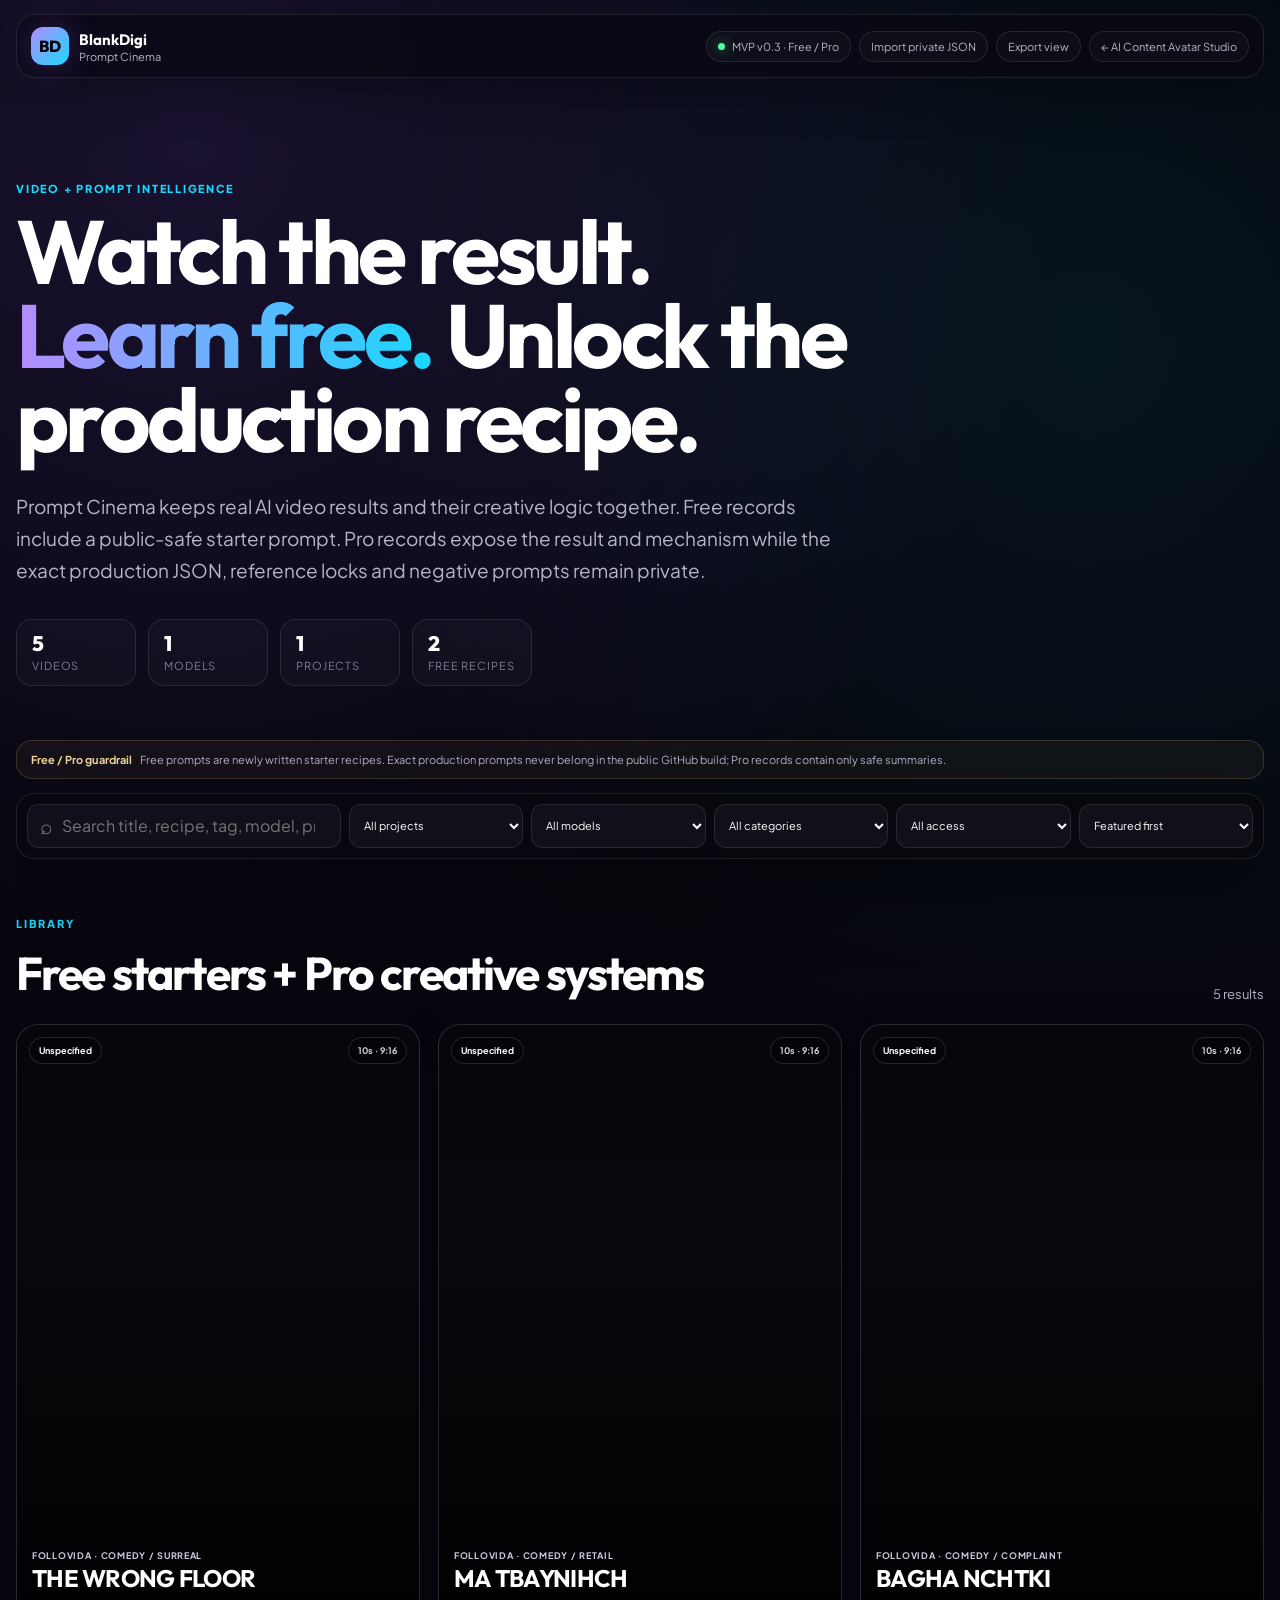
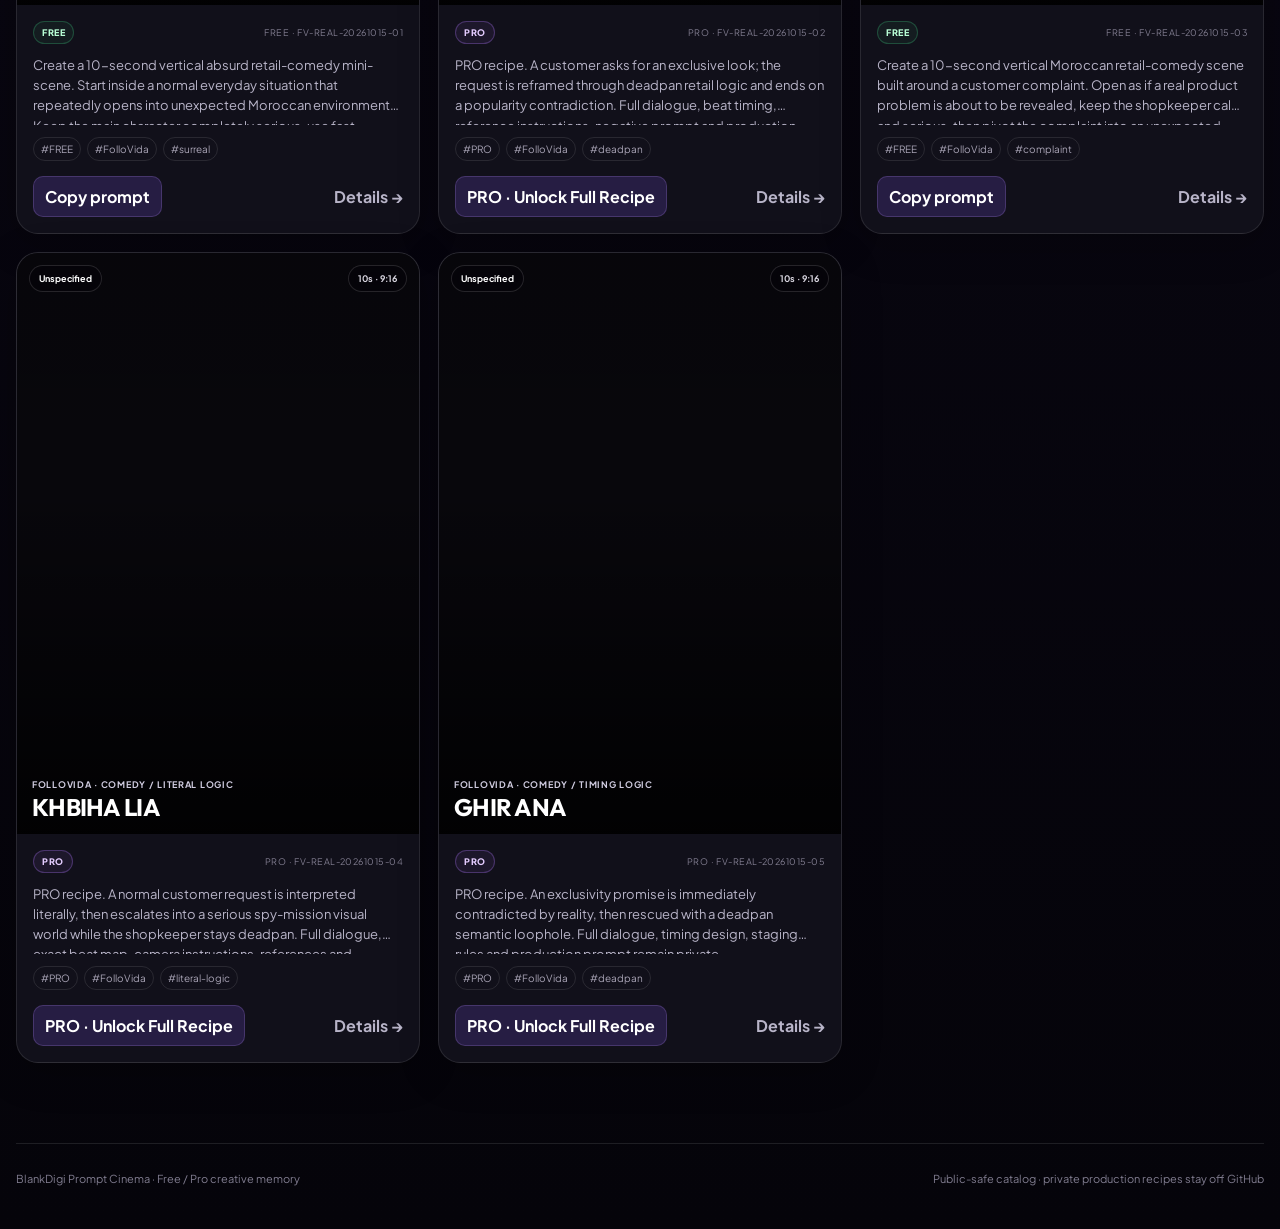
<file: video-prompt-library/index.html>
<!doctype html>
<html lang="en">
<head>
<!-- Google Tag Manager -->
<script>
(function(w,d,s,l,i){
  w[l]=w[l]||[];
  w[l].push({'gtm.start': new Date().getTime(),event:'gtm.js'});
  var f=d.getElementsByTagName(s)[0],
      j=d.createElement(s),
      dl=l!='dataLayer'?'&l='+l:'';
  j.async=true;
  j.src='https://www.googletagmanager.com/gtm.js?id='+i+dl;
  f.parentNode.insertBefore(j,f);
})(window,document,'script','dataLayer','GTM-MBWLFCR2');
</script>
<!-- End Google Tag Manager -->
  <meta charset="utf-8" />
  <meta name="viewport" content="width=device-width, initial-scale=1" />
  <meta name="theme-color" content="#05040A" />
  <title>BlankDigi Prompt Cinema</title>
  <meta name="description" content="BlankDigi Prompt Cinema: free starter recipes and private Pro production recipes paired with real AI video results." />
  <link rel="preconnect" href="https://fonts.googleapis.com" />
  <link rel="preconnect" href="https://fonts.gstatic.com" crossorigin />
  <link href="https://fonts.googleapis.com/css2?family=Outfit:wght@400;600;700;800&family=Plus+Jakarta+Sans:wght@400;500;600;700&display=swap" rel="stylesheet" />
  <link rel="stylesheet" href="./styles.css" />
</head>
<body>
<!-- Google Tag Manager (noscript) -->
<noscript>
  <iframe
    src="https://www.googletagmanager.com/ns.html?id=GTM-MBWLFCR2"
    height="0"
    width="0"
    style="display:none;visibility:hidden">
  </iframe>
</noscript>
<!-- End Google Tag Manager (noscript) -->
  <div class="page-shell">
    <header class="topbar">
      <a class="brand" href="../ai-content-avatar/" aria-label="Back to BlankDigi Avatar Studio">
        <span class="brand-mark">BD</span>
        <span><strong>BlankDigi</strong><small>Prompt Cinema</small></span>
      </a>
      <div class="topbar-actions">
        <span class="status-pill"><span class="status-dot"></span>MVP v0.3 · Free / Pro</span>
        <button class="ghost-button" id="importButton" type="button">Import private JSON</button>
        <button class="ghost-button" id="exportButton" type="button">Export view</button>
        <a class="ghost-link" href="/ai-content-avatar/">← AI Content Avatar Studio</a>
        <input id="importInput" type="file" accept="application/json,.json" hidden />
      </div>
    </header>

    <main>
      <section class="hero">
        <div class="eyebrow">VIDEO + PROMPT INTELLIGENCE</div>
        <h1>Watch the result.<br><span>Learn free.</span> Unlock the production recipe.</h1>
        <p>
          Prompt Cinema keeps real AI video results and their creative logic together. Free records include a public-safe starter prompt. Pro records expose the result and mechanism while the exact production JSON, reference locks and negative prompts remain private.
        </p>
        <div class="hero-stats" aria-label="Library summary">
          <div><strong id="statTotal">0</strong><span>videos</span></div>
          <div><strong id="statModels">0</strong><span>models</span></div>
          <div><strong id="statProjects">0</strong><span>projects</span></div>
          <div><strong id="statApproved">0</strong><span>free recipes</span></div>
        </div>
      </section>

      <section class="safety-strip" aria-label="Public build guardrail">
        <div>
          <strong>Free / Pro guardrail</strong>
          <span>Free prompts are newly written starter recipes. Exact production prompts never belong in the public GitHub build; Pro records contain only safe summaries.</span>
        </div>
        <div id="localImportStatus" class="local-status" hidden></div>
      </section>

      <section class="toolbar" aria-label="Prompt library filters">
        <label class="search-box">
          <span>⌕</span>
          <input id="searchInput" type="search" placeholder="Search title, recipe, tag, model, project…" autocomplete="off" />
        </label>
        <select id="projectFilter" aria-label="Filter by project"><option value="all">All projects</option></select>
        <select id="modelFilter" aria-label="Filter by model"><option value="all">All models</option></select>
        <select id="categoryFilter" aria-label="Filter by category"><option value="all">All categories</option></select>
        <select id="statusFilter" aria-label="Filter by access/status"><option value="all">All access</option></select>
        <select id="sortFilter" aria-label="Sort library">
          <option value="featured">Featured first</option>
          <option value="score">Highest score</option>
          <option value="newest">Newest</option>
          <option value="title">A–Z</option>
        </select>
      </section>

      <section class="library-section">
        <div class="section-head">
          <div><div class="eyebrow">LIBRARY</div><h2>Free starters + Pro creative systems</h2></div>
          <div class="result-count" id="resultCount">0 results</div>
        </div>
        <div class="video-grid" id="videoGrid" aria-live="polite"></div>
        <div class="empty-state" id="emptyState" hidden>
          <strong>No match.</strong><span>Try another keyword, project, model or category.</span>
        </div>
      </section>
    </main>

    <footer>
      <span>BlankDigi Prompt Cinema · Free / Pro creative memory</span>
      <span>Public-safe catalog · private production recipes stay off GitHub</span>
    </footer>
  </div>

  <dialog id="detailDialog" class="detail-dialog">
    <button class="dialog-close" id="dialogClose" aria-label="Close details">×</button>
    <div class="detail-layout">
      <div class="detail-video-wrap">
        <video id="detailVideo" controls muted loop playsinline preload="metadata"></video>
        <div id="detailVideoFallback" class="video-fallback" hidden>Video preview unavailable</div>
      </div>
      <div class="detail-copy">
        <div class="detail-kicker"><span class="eyebrow" id="detailCategory"></span><span id="detailStatus" class="status-chip"></span></div>
        <h3 id="detailTitle"></h3>
        <div class="detail-meta" id="detailMeta"></div>

        <div class="logic-block" id="logicBlock" hidden>
          <span>Creative engine</span>
          <strong id="detailLogic"></strong>
        </div>

        <div class="prompt-block">
          <div class="prompt-block-head">
            <span>Recipe</span>
            <div class="prompt-actions">
              <button class="copy-button" id="copyDetailPrompt">Copy free starter</button>
              <button class="copy-button" id="unlockDetail" hidden>Unlock Full Recipe</button>
              <button class="copy-button subtle" id="copyDetailJson">Copy public JSON</button>
            </div>
          </div>
          <pre id="detailPrompt"></pre>
          <div id="redactedNotice" class="redacted-notice" hidden>
            PRO recipe locked. The exact production prompt, beat map, references and negative-prompt package are stored privately and are not shipped in this public page.
          </div>
        </div>

        <div class="prompt-block secondary" id="negativePromptBlock">
          <div class="prompt-block-head"><span>Negative prompt</span></div>
          <pre id="detailNegativePrompt"></pre>
        </div>

        <section class="pro-contact" id="proContact" aria-label="Request PRO access" hidden>
          <strong>Request PRO access</strong>
          <p>Contact BlankDigi for availability and next steps. This request does not unlock or purchase a recipe.</p>
          <code id="proContactId"></code>
          <div class="prompt-actions">
            <a class="copy-button" id="proWhatsapp" target="_blank" rel="noopener noreferrer">Request via WhatsApp ↗</a>
            <a class="copy-button subtle" id="proEmail">Request via email</a>
          </div>
        </section>

        <div class="notes-block" id="detailNotes"></div>
        <div class="tag-list" id="detailTags"></div>
      </div>
    </div>
  </dialog>

  <div class="toast" id="toast" role="status" aria-live="polite">Copied</div>
  <script src="./manifest-preload.js"></script>
  <script src="./events.js"></script>
  <script src="./app.js"></script>
</body>
</html>
</file>
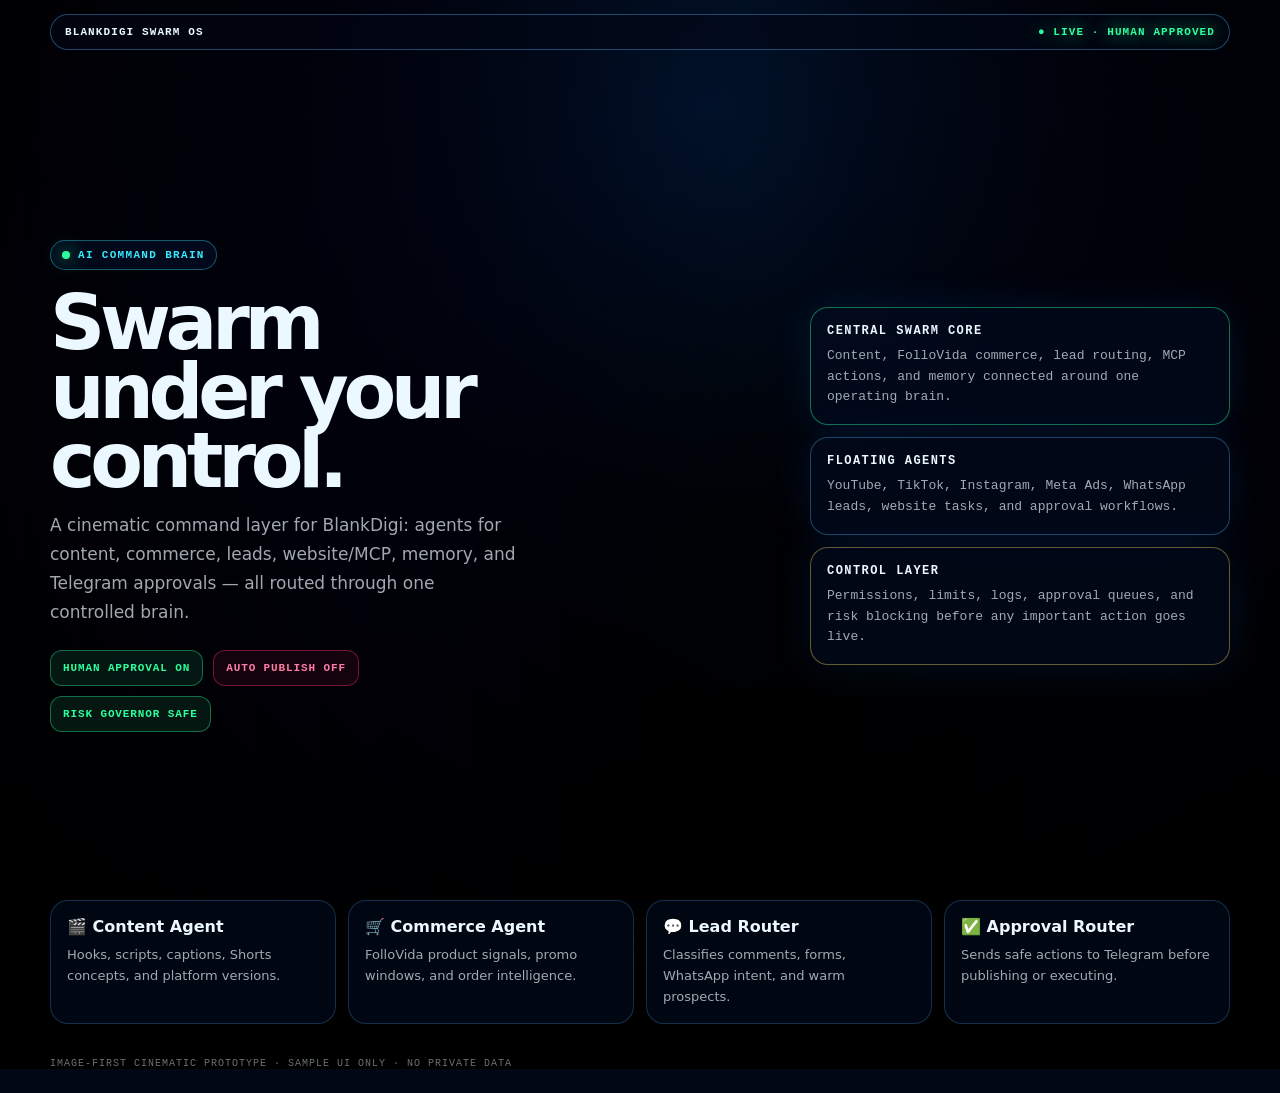
<file: ai-content-avatar/swarm-command-center-v2/index.html>
<!DOCTYPE html>
<html lang="en">
<head>
<meta charset="UTF-8" />
<meta name="viewport" content="width=device-width, initial-scale=1.0" />
<title>BlankDigi Swarm OS — Cinematic Command Brain</title>
<meta name="description" content="BlankDigi Swarm OS cinematic AI command brain with human approval, agents, and live automation control." />
<style>
:root{--cyan:#37e8ff;--blue:#1d7cff;--green:#2dff9d;--violet:#935cff;--red:#ff2d6a;--text:#ecf8ff;--muted:rgba(236,248,255,.68);--line:rgba(80,180,255,.38);--mono:ui-monospace,SFMono-Regular,Menlo,Consolas,monospace;--sans:Inter,system-ui,-apple-system,Segoe UI,sans-serif;--hero:url('[data-uri]')}
*{box-sizing:border-box}html{background:#020716}body{margin:0;color:var(--text);font-family:var(--sans);background:#020716;min-height:100vh;overflow-x:hidden}.page{min-height:100vh;background:radial-gradient(circle at 55% 10%,rgba(0,120,255,.22),transparent 35%),linear-gradient(180deg,#020716,#000 92%)}.nav{position:fixed;top:14px;left:50%;transform:translateX(-50%);z-index:20;width:min(1180px,calc(100% - 28px));display:flex;align-items:center;justify-content:space-between;border:1px solid var(--line);background:rgba(2,8,22,.58);backdrop-filter:blur(14px);padding:11px 14px;border-radius:18px;font:800 11px var(--mono);letter-spacing:.1em;text-transform:uppercase}.live{color:var(--green);text-shadow:0 0 18px var(--green)}.hero{position:relative;min-height:100vh;display:grid;place-items:center;overflow:hidden}.hero-img{position:absolute;inset:0;background-image:linear-gradient(90deg,rgba(2,7,20,.92) 0%,rgba(2,7,20,.54) 34%,rgba(2,7,20,.16) 58%,rgba(2,7,20,.72) 100%),linear-gradient(180deg,rgba(0,0,0,.18),rgba(0,0,0,.82)),var(--hero);background-size:cover;background-position:center;filter:saturate(1.25) contrast(1.05);transform:scale(1.035)}.hero-img:after{content:"";position:absolute;inset:0;background:radial-gradient(circle at 54% 42%,transparent 0 20%,rgba(0,0,0,.18) 44%,rgba(0,0,0,.75) 100%)}.content{position:relative;z-index:4;width:min(1180px,calc(100% - 32px));display:grid;grid-template-columns:.82fr 1.18fr;gap:38px;align-items:center;padding-top:72px}.copy{max-width:520px}.badge{display:inline-flex;gap:8px;align-items:center;border:1px solid rgba(55,232,255,.36);background:rgba(3,17,42,.55);padding:8px 11px;border-radius:999px;color:var(--cyan);font:900 11px var(--mono);letter-spacing:.12em;text-transform:uppercase}.dot{width:8px;height:8px;border-radius:50%;background:var(--green);box-shadow:0 0 18px var(--green)}h1{margin:18px 0 16px;font-size:clamp(44px,6vw,92px);line-height:.9;letter-spacing:-.07em}.copy p{font-size:17px;line-height:1.7;color:var(--muted);margin:0 0 24px}.chips{display:flex;flex-wrap:wrap;gap:10px}.chip{border:1px solid rgba(45,255,157,.38);background:rgba(45,255,157,.09);color:var(--green);padding:11px 12px;border-radius:12px;font:900 11px var(--mono);letter-spacing:.08em;text-transform:uppercase}.chip.red{border-color:rgba(255,45,106,.4);background:rgba(255,45,106,.08);color:#ff7da5}.floating{justify-self:end;width:min(420px,100%);display:grid;gap:12px}.card{border:1px solid rgba(80,180,255,.35);background:rgba(3,15,38,.52);backdrop-filter:blur(16px);border-radius:18px;padding:16px;box-shadow:0 0 40px rgba(0,130,255,.12)}.card h3{margin:0 0 8px;font:900 12px var(--mono);letter-spacing:.12em;text-transform:uppercase}.card p{margin:0;color:var(--muted);font:13px/1.6 var(--mono)}.card.good{border-color:rgba(45,255,157,.42)}.card.warn{border-color:rgba(255,229,107,.38)}.section{position:relative;z-index:5;width:min(1180px,calc(100% - 32px));margin:0 auto 34px;display:grid;grid-template-columns:repeat(4,1fr);gap:12px}.agent{border:1px solid rgba(80,180,255,.24);background:rgba(2,10,26,.72);border-radius:18px;padding:16px}.agent b{display:block;margin-bottom:8px}.agent span{color:var(--muted);font-size:13px;line-height:1.55}.footer{width:min(1180px,calc(100% - 32px));margin:0 auto 24px;color:rgba(236,248,255,.45);font:10px var(--mono);letter-spacing:.1em;text-transform:uppercase}@media(max-width:900px){.content{grid-template-columns:1fr;gap:18px}.floating{justify-self:stretch}.section{grid-template-columns:1fr 1fr}h1{font-size:clamp(40px,13vw,72px)}}@media(max-width:560px){.section{grid-template-columns:1fr}.nav{position:absolute}.hero{min-height:980px}.content{padding-top:96px}.copy p{font-size:15px}}
</style>
</head>
<body>
<main class="page">
  <div class="nav"><strong>BlankDigi Swarm OS</strong><span class="live">● LIVE · HUMAN APPROVED</span></div>
  <section class="hero">
    <div class="hero-img"></div>
    <div class="content">
      <div class="copy">
        <div class="badge"><span class="dot"></span> AI Command Brain</div>
        <h1>Swarm under your control.</h1>
        <p>A cinematic command layer for BlankDigi: agents for content, commerce, leads, website/MCP, memory, and Telegram approvals — all routed through one controlled brain.</p>
        <div class="chips"><span class="chip">Human Approval ON</span><span class="chip red">Auto Publish OFF</span><span class="chip">Risk Governor SAFE</span></div>
      </div>
      <div class="floating">
        <div class="card good"><h3>Central Swarm Core</h3><p>Content, FolloVida commerce, lead routing, MCP actions, and memory connected around one operating brain.</p></div>
        <div class="card"><h3>Floating Agents</h3><p>YouTube, TikTok, Instagram, Meta Ads, WhatsApp leads, website tasks, and approval workflows.</p></div>
        <div class="card warn"><h3>Control Layer</h3><p>Permissions, limits, logs, approval queues, and risk blocking before any important action goes live.</p></div>
      </div>
    </div>
  </section>
  <section class="section">
    <div class="agent"><b>🎬 Content Agent</b><span>Hooks, scripts, captions, Shorts concepts, and platform versions.</span></div>
    <div class="agent"><b>🛒 Commerce Agent</b><span>FolloVida product signals, promo windows, and order intelligence.</span></div>
    <div class="agent"><b>💬 Lead Router</b><span>Classifies comments, forms, WhatsApp intent, and warm prospects.</span></div>
    <div class="agent"><b>✅ Approval Router</b><span>Sends safe actions to Telegram before publishing or executing.</span></div>
  </section>
  <div class="footer">Image-first cinematic prototype · sample UI only · no private data</div>
</main>
</body>
</html>
</file>
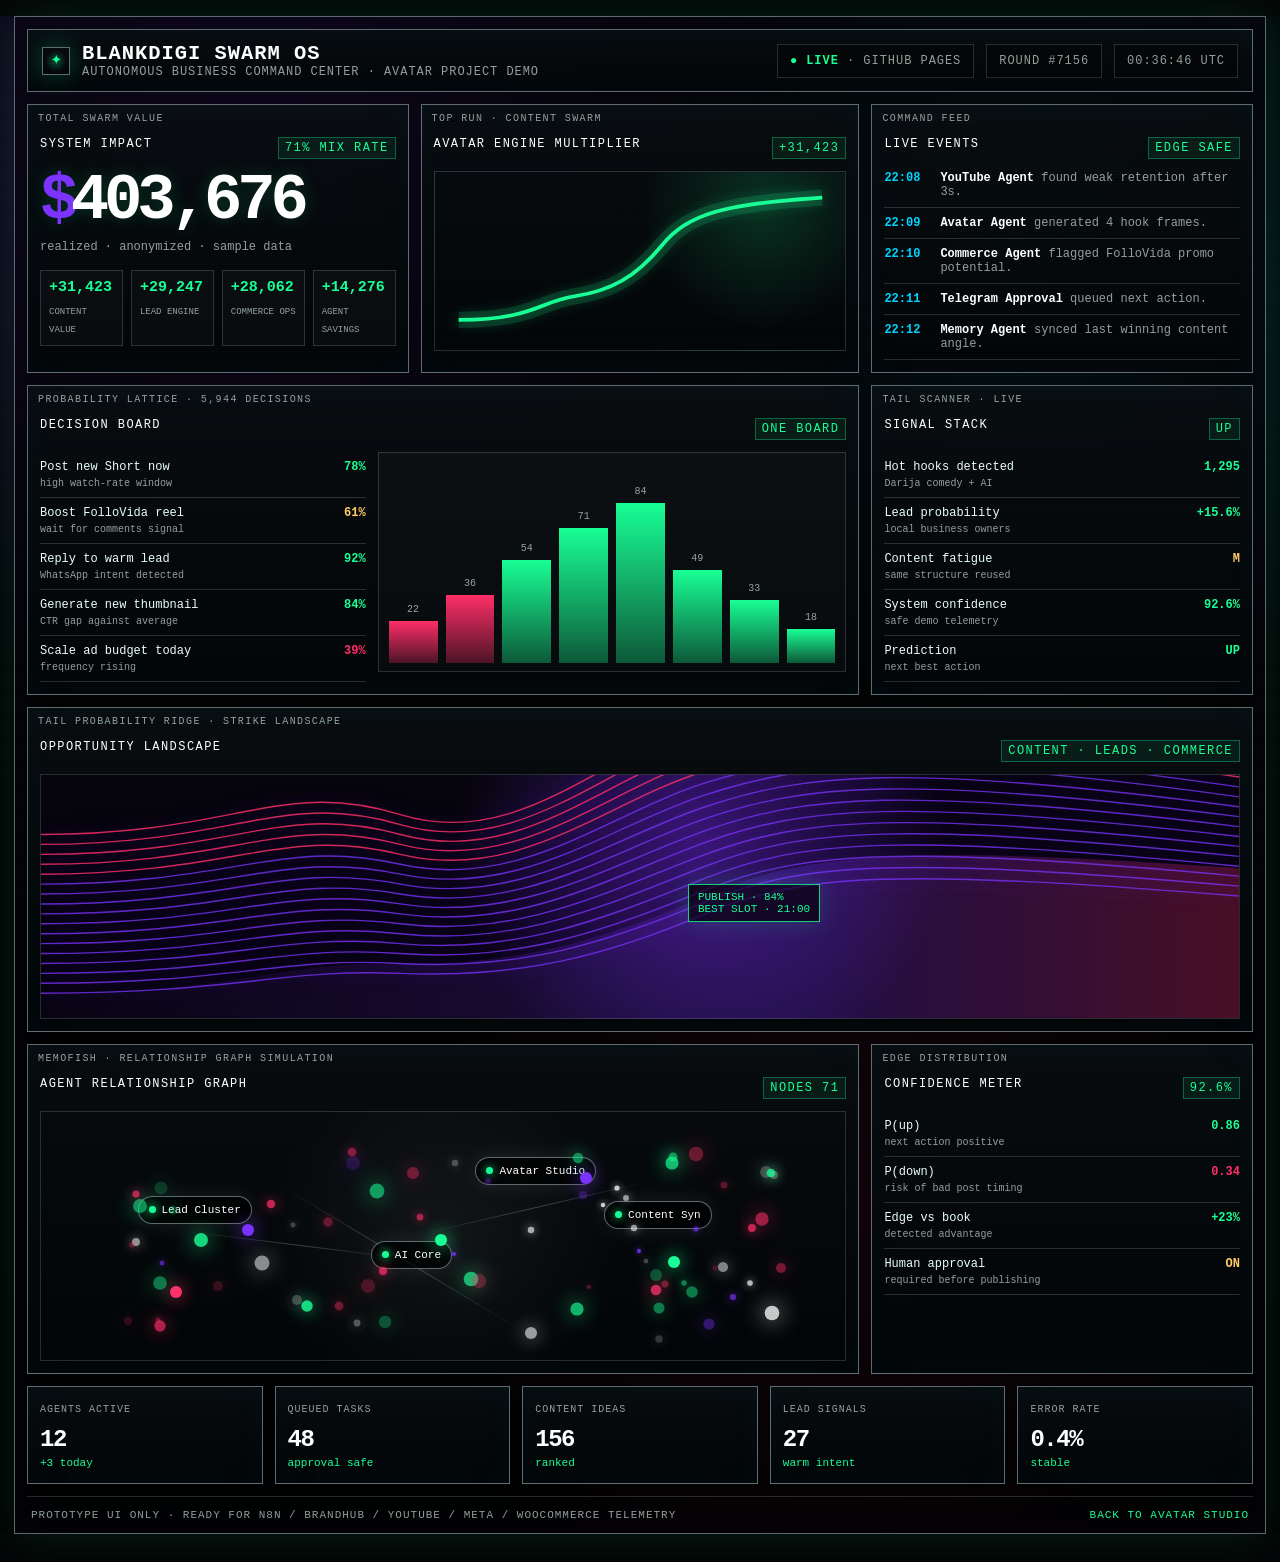
<file: ai-content-avatar/swarm-command-center/index.html>
<!DOCTYPE html>
<html lang="en">
<head>
  <meta charset="UTF-8" />
  <meta name="viewport" content="width=device-width, initial-scale=1.0" />
  <title>BlankDigi Swarm OS — Live Command Center</title>
  <meta name="description" content="A cinematic command-center dashboard concept for BlankDigi Swarm OS: agents, decisions, content signals, commerce signals, and live automation telemetry." />
  <style>
    :root {
      --bg: #030506;
      --panel: rgba(3, 8, 10, 0.92);
      --line: rgba(220, 245, 255, 0.42);
      --soft-line: rgba(220, 245, 255, 0.16);
      --text: #e9fff7;
      --muted: rgba(233, 255, 247, 0.62);
      --green: #18ff95;
      --red: #ff2e68;
      --violet: #7c32ff;
      --cyan: #00d4ff;
      --amber: #ffcc66;
      --shadow: 0 0 40px rgba(24, 255, 149, 0.11), inset 0 0 40px rgba(124, 50, 255, 0.05);
      --mono: ui-monospace, SFMono-Regular, Menlo, Consolas, "Liberation Mono", monospace;
      --sans: Inter, ui-sans-serif, system-ui, -apple-system, BlinkMacSystemFont, "Segoe UI", sans-serif;
    }

    * { box-sizing: border-box; }
    html { background: var(--bg); }
    body {
      margin: 0;
      min-height: 100vh;
      color: var(--text);
      font-family: var(--sans);
      background:
        radial-gradient(circle at 20% 10%, rgba(124, 50, 255, 0.18), transparent 32%),
        radial-gradient(circle at 80% 18%, rgba(0, 212, 255, 0.11), transparent 28%),
        radial-gradient(circle at 65% 78%, rgba(255, 46, 104, 0.13), transparent 31%),
        linear-gradient(180deg, #030506 0%, #010203 100%);
      overflow-x: hidden;
    }

    body::before {
      content: "";
      position: fixed;
      inset: 0;
      pointer-events: none;
      opacity: 0.11;
      background-image:
        linear-gradient(rgba(255,255,255,0.12) 1px, transparent 1px),
        linear-gradient(90deg, rgba(255,255,255,0.12) 1px, transparent 1px);
      background-size: 28px 28px;
      mask-image: radial-gradient(circle at center, black 0%, transparent 78%);
      z-index: 0;
    }

    body::after {
      content: "";
      position: fixed;
      inset: 0;
      pointer-events: none;
      opacity: 0.08;
      background: repeating-linear-gradient(0deg, transparent 0 2px, rgba(255,255,255,0.18) 3px);
      mix-blend-mode: screen;
      z-index: 5;
    }

    .shell {
      width: min(1440px, calc(100% - 28px));
      margin: 16px auto 28px;
      position: relative;
      z-index: 2;
      border: 1px solid var(--line);
      padding: 12px;
      background: rgba(0, 0, 0, 0.48);
      box-shadow: var(--shadow);
    }

    .topbar, .panel, .strip, .mini-panel {
      border: 1px solid var(--line);
      background: linear-gradient(180deg, rgba(8, 13, 16, 0.9), rgba(2, 5, 7, 0.94));
      box-shadow: inset 0 0 28px rgba(0, 212, 255, 0.035);
    }

    .topbar {
      display: grid;
      grid-template-columns: 1.6fr auto auto auto;
      gap: 12px;
      align-items: center;
      padding: 12px 14px;
      font-family: var(--mono);
      text-transform: uppercase;
      letter-spacing: 0.08em;
      font-size: 12px;
    }

    .brand { display: flex; align-items: center; gap: 12px; min-width: 0; }
    .mark {
      width: 28px; height: 28px; border: 1px solid var(--line);
      display: grid; place-items: center;
      background: radial-gradient(circle, rgba(24,255,149,0.28), transparent 58%);
      color: var(--green);
      font-weight: 900;
      box-shadow: 0 0 22px rgba(24,255,149,0.25);
    }
    .brand strong { font-size: clamp(14px, 1.6vw, 22px); color: #fff; white-space: nowrap; }
    .brand span { color: var(--muted); }
    .status, .clock, .round {
      border: 1px solid var(--soft-line);
      padding: 9px 12px;
      color: var(--muted);
      background: rgba(0,0,0,0.35);
      white-space: nowrap;
    }
    .status b { color: var(--green); }
    .blink { animation: blink 1.2s steps(2) infinite; }
    @keyframes blink { 50% { opacity: .25; } }

    .grid {
      display: grid;
      grid-template-columns: 1fr 1.15fr 1fr;
      gap: 12px;
      margin-top: 12px;
    }

    .panel { padding: 12px; min-height: 160px; position: relative; overflow: hidden; }
    .panel::before {
      content: attr(data-label);
      position: absolute; top: 8px; left: 10px;
      font-family: var(--mono); font-size: 10px;
      color: var(--muted); letter-spacing: 0.14em; text-transform: uppercase;
    }
    .panel > * { position: relative; z-index: 1; }
    .panel-title {
      margin: 20px 0 12px;
      font-family: var(--mono);
      font-size: 12px;
      text-transform: uppercase;
      letter-spacing: 0.12em;
      color: #fff;
      display: flex;
      justify-content: space-between;
      gap: 8px;
    }
    .chip { color: var(--green); border: 1px solid rgba(24,255,149,.32); padding: 3px 6px; background: rgba(24,255,149,.07); }

    .hero-metric .value {
      font-family: var(--mono);
      font-weight: 900;
      font-size: clamp(36px, 5vw, 72px);
      letter-spacing: -0.08em;
      color: #fff;
      text-shadow: 0 0 18px rgba(24,255,149,0.18);
      line-height: 0.95;
    }
    .hero-metric .currency { color: var(--violet); letter-spacing: -0.12em; }
    .metric-caption { color: var(--muted); font-family: var(--mono); font-size: 12px; margin-top: 8px; }
    .metric-row { display: grid; grid-template-columns: repeat(4, 1fr); gap: 8px; margin-top: 16px; }
    .metric-card { border: 1px solid var(--soft-line); padding: 8px; background: rgba(255,255,255,0.025); font-family: var(--mono); }
    .metric-card b { display: block; color: var(--green); font-size: 15px; margin-bottom: 5px; }
    .metric-card span { color: var(--muted); font-size: 9px; text-transform: uppercase; }

    .curve { height: 180px; border: 1px solid var(--soft-line); background: radial-gradient(circle at 80% 20%, rgba(24,255,149,.16), transparent 34%); padding: 12px; }
    .curve svg { width: 100%; height: 100%; overflow: visible; }
    .curve path.main { stroke: var(--green); stroke-width: 4; fill: none; filter: drop-shadow(0 0 8px rgba(24,255,149,.6)); stroke-dasharray: 600; animation: draw 3s ease-out both; }
    .curve path.glow { stroke: rgba(24,255,149,.14); stroke-width: 18; fill: none; }
    @keyframes draw { from { stroke-dashoffset: 600; } to { stroke-dashoffset: 0; } }

    .board-wide { grid-column: span 2; }
    .decision-grid { display: grid; grid-template-columns: 0.82fr 1.18fr; gap: 12px; align-items: stretch; }
    .signal-list { list-style: none; padding: 0; margin: 0; font-family: var(--mono); }
    .signal-list li { display: grid; grid-template-columns: 1fr auto; border-bottom: 1px solid var(--soft-line); padding: 8px 0; gap: 8px; font-size: 12px; }
    .signal-list small { color: var(--muted); display: block; margin-top: 4px; }
    .ok { color: var(--green); }
    .warn { color: var(--amber); }
    .bad { color: var(--red); }

    .bars { height: 220px; display: flex; align-items: end; gap: 8px; padding: 20px 10px 8px; border: 1px solid var(--soft-line); background: rgba(255,255,255,0.02); }
    .bar { flex: 1; min-width: 14px; background: linear-gradient(180deg, var(--green), rgba(24,255,149,0.32)); position: relative; animation: rise 1.2s ease-out both; }
    .bar.red { background: linear-gradient(180deg, var(--red), rgba(255,46,104,0.28)); }
    .bar::after { content: attr(data-v); position: absolute; top: -17px; left: 50%; transform: translateX(-50%); color: var(--muted); font-family: var(--mono); font-size: 10px; }
    @keyframes rise { from { height: 3%; opacity:.25; } }

    .ridge { grid-column: span 3; min-height: 280px; }
    .ridge-scape { height: 245px; border: 1px solid var(--soft-line); overflow: hidden; background: radial-gradient(circle at 55% 28%, rgba(124,50,255,.42), transparent 36%), #05030b; position: relative; }
    .ridge-scape svg { width: 100%; height: 100%; }
    .ridge-line { fill: none; stroke: rgba(124,50,255,.76); stroke-width: 1.4; filter: drop-shadow(0 0 8px rgba(124,50,255,.55)); }
    .ridge-line.hot { stroke: rgba(255,46,104,.82); }
    .ridge-marker { position: absolute; left: 54%; top: 45%; border: 1px solid rgba(24,255,149,.8); color: var(--green); padding: 6px 9px; font: 11px var(--mono); background: rgba(0,0,0,.65); box-shadow: 0 0 24px rgba(24,255,149,.18); }

    .network { grid-column: span 2; min-height: 310px; }
    .network-canvas { height: 250px; border: 1px solid var(--soft-line); background: radial-gradient(circle at center, rgba(255,255,255,.055), transparent 42%); position: relative; overflow: hidden; }
    .node { position: absolute; width: 12px; height: 12px; border-radius: 50%; background: #fff; box-shadow: 0 0 18px currentColor; color: #fff; }
    .node.green { background: var(--green); color: var(--green); }
    .node.red { background: var(--red); color: var(--red); }
    .node.violet { background: var(--violet); color: var(--violet); }
    .agent { position: absolute; border: 1px solid var(--line); border-radius: 999px; padding: 7px 10px; background: rgba(0,0,0,.72); font: 11px var(--mono); color: #fff; box-shadow: 0 0 22px rgba(255,255,255,.09); }
    .agent::before { content: ""; display:inline-block; width:7px; height:7px; background: var(--green); border-radius:50%; margin-right: 6px; box-shadow: 0 0 10px var(--green); }
    .net-line { position: absolute; height: 1px; background: linear-gradient(90deg, transparent, rgba(255,255,255,.4), transparent); transform-origin: left center; opacity: .55; }

    .feed { font-family: var(--mono); font-size: 12px; display: grid; gap: 8px; }
    .event { border-bottom: 1px solid var(--soft-line); padding-bottom: 8px; color: var(--muted); display: grid; grid-template-columns: 48px 1fr; gap: 8px; }
    .event b { color: var(--cyan); font-weight: 700; }
    .event strong { color: #fff; font-weight: 700; }

    .bottom-strip { margin-top: 12px; display: grid; grid-template-columns: repeat(5, 1fr); gap: 12px; }
    .mini-panel { padding: 12px; font-family: var(--mono); min-height: 86px; }
    .mini-panel span { color: var(--muted); font-size: 10px; text-transform: uppercase; letter-spacing: .1em; }
    .mini-panel b { display:block; font-size: 24px; margin-top: 9px; color: #fff; letter-spacing: -0.06em; }
    .mini-panel em { color: var(--green); font-style: normal; font-size: 11px; }

    .footer {
      margin-top: 12px;
      display: flex;
      justify-content: space-between;
      gap: 12px;
      color: var(--muted);
      font: 11px var(--mono);
      text-transform: uppercase;
      letter-spacing: .09em;
      border-top: 1px solid var(--soft-line);
      padding: 12px 4px 0;
    }
    .footer a { color: var(--green); text-decoration: none; }

    @media (max-width: 980px) {
      .topbar { grid-template-columns: 1fr; }
      .grid, .decision-grid, .bottom-strip { grid-template-columns: 1fr; }
      .board-wide, .ridge, .network { grid-column: auto; }
      .metric-row { grid-template-columns: repeat(2, 1fr); }
      .ridge-scape, .network-canvas { height: 220px; }
      .footer { flex-direction: column; }
    }
  </style>
</head>
<body>
  <div class="shell">
    <div class="topbar">
      <div class="brand">
        <div class="mark">✦</div>
        <div>
          <strong>BlankDigi Swarm OS</strong><br />
          <span>Autonomous business command center · avatar project demo</span>
        </div>
      </div>
      <div class="status"><b class="blink">● LIVE</b> · GITHUB PAGES</div>
      <div class="round">ROUND #7156</div>
      <div class="clock" id="clock">--:--:-- UTC</div>
    </div>

    <div class="grid">
      <section class="panel hero-metric" data-label="Total Swarm Value">
        <div class="panel-title">System Impact <span class="chip">71% mix rate</span></div>
        <div class="value"><span class="currency">$</span>403,676</div>
        <div class="metric-caption">realized · anonymized · sample data</div>
        <div class="metric-row">
          <div class="metric-card"><b>+31,423</b><span>content value</span></div>
          <div class="metric-card"><b>+29,247</b><span>lead engine</span></div>
          <div class="metric-card"><b>+28,062</b><span>commerce ops</span></div>
          <div class="metric-card"><b>+14,276</b><span>agent savings</span></div>
        </div>
      </section>

      <section class="panel" data-label="Top Run · Content Swarm">
        <div class="panel-title">Avatar Engine Multiplier <span class="chip">+31,423</span></div>
        <div class="curve">
          <svg viewBox="0 0 400 170" preserveAspectRatio="none">
            <path class="glow" d="M12 150 C 88 150, 95 130, 132 124 S 195 103, 222 68 S 286 22, 388 15" />
            <path class="main" d="M12 150 C 88 150, 95 130, 132 124 S 195 103, 222 68 S 286 22, 388 15" />
          </svg>
        </div>
      </section>

      <section class="panel" data-label="Command Feed">
        <div class="panel-title">Live Events <span class="chip">edge safe</span></div>
        <div class="feed" id="feed">
          <div class="event"><b>22:08</b><span><strong>YouTube Agent</strong> found weak retention after 3s.</span></div>
          <div class="event"><b>22:09</b><span><strong>Avatar Agent</strong> generated 4 hook frames.</span></div>
          <div class="event"><b>22:10</b><span><strong>Commerce Agent</strong> flagged FolloVida promo potential.</span></div>
          <div class="event"><b>22:11</b><span><strong>Telegram Approval</strong> queued next action.</span></div>
          <div class="event"><b>22:12</b><span><strong>Memory Agent</strong> synced last winning content angle.</span></div>
        </div>
      </section>

      <section class="panel board-wide" data-label="Probability Lattice · 5,944 decisions">
        <div class="panel-title">Decision Board <span class="chip">one board</span></div>
        <div class="decision-grid">
          <ul class="signal-list">
            <li><span>Post new Short now<small>high watch-rate window</small></span><b class="ok">78%</b></li>
            <li><span>Boost FolloVida reel<small>wait for comments signal</small></span><b class="warn">61%</b></li>
            <li><span>Reply to warm lead<small>WhatsApp intent detected</small></span><b class="ok">92%</b></li>
            <li><span>Generate new thumbnail<small>CTR gap against average</small></span><b class="ok">84%</b></li>
            <li><span>Scale ad budget today<small>frequency rising</small></span><b class="bad">39%</b></li>
          </ul>
          <div class="bars" aria-label="Probability bar chart">
            <div class="bar red" style="height:22%" data-v="22"></div>
            <div class="bar red" style="height:36%" data-v="36"></div>
            <div class="bar" style="height:54%" data-v="54"></div>
            <div class="bar" style="height:71%" data-v="71"></div>
            <div class="bar" style="height:84%" data-v="84"></div>
            <div class="bar" style="height:49%" data-v="49"></div>
            <div class="bar" style="height:33%" data-v="33"></div>
            <div class="bar" style="height:18%" data-v="18"></div>
          </div>
        </div>
      </section>

      <section class="panel" data-label="Tail Scanner · Live">
        <div class="panel-title">Signal Stack <span class="chip">UP</span></div>
        <ul class="signal-list">
          <li><span>Hot hooks detected<small>Darija comedy + AI</small></span><b class="ok">1,295</b></li>
          <li><span>Lead probability<small>local business owners</small></span><b class="ok">+15.6%</b></li>
          <li><span>Content fatigue<small>same structure reused</small></span><b class="warn">M</b></li>
          <li><span>System confidence<small>safe demo telemetry</small></span><b class="ok">92.6%</b></li>
          <li><span>Prediction<small>next best action</small></span><b class="ok">UP</b></li>
        </ul>
      </section>

      <section class="panel ridge" data-label="Tail Probability Ridge · Strike Landscape">
        <div class="panel-title">Opportunity Landscape <span class="chip">content · leads · commerce</span></div>
        <div class="ridge-scape">
          <svg viewBox="0 0 1100 245" preserveAspectRatio="none">
            <defs>
              <linearGradient id="fillRidge" x1="0" x2="1">
                <stop offset="0" stop-color="rgba(124,50,255,.03)" />
                <stop offset=".65" stop-color="rgba(124,50,255,.23)" />
                <stop offset="1" stop-color="rgba(255,46,104,.27)" />
              </linearGradient>
            </defs>
            <path d="M0 245 L0 220 C180 220 220 188 330 190 S520 165 610 122 S790 70 1100 94 L1100 245Z" fill="url(#fillRidge)" />
            <script type="application/ecmascript"><![CDATA[
              const svg = document.currentScript.parentNode;
              for (let i = 0; i < 17; i++) {
                const y = 220 - i * 10;
                const d = `M0 ${y} C180 ${y} 220 ${y - 25 - i*2} 330 ${y - 20} S520 ${y - 38 - i*3} 610 ${y - 80 - i*2} S790 ${y - 125 - i*2} 1100 ${y - 98}`;
                const p = document.createElementNS('http://www.w3.org/2000/svg','path');
                p.setAttribute('d', d);
                p.setAttribute('class', i > 11 ? 'ridge-line hot' : 'ridge-line');
                svg.appendChild(p);
              }
            ]]></script>
          </svg>
          <div class="ridge-marker">PUBLISH · 84%<br />BEST SLOT · 21:00</div>
        </div>
      </section>

      <section class="panel network" data-label="Memofish · Relationship graph simulation">
        <div class="panel-title">Agent Relationship Graph <span class="chip">nodes 71</span></div>
        <div class="network-canvas" id="networkCanvas">
          <div class="net-line" style="left:18%;top:48%;width:28%;transform:rotate(7deg)"></div>
          <div class="net-line" style="left:47%;top:49%;width:30%;transform:rotate(-13deg)"></div>
          <div class="net-line" style="left:30%;top:30%;width:35%;transform:rotate(31deg)"></div>
          <div class="agent" style="left:12%;top:34%">Lead Cluster</div>
          <div class="agent" style="left:41%;top:52%">AI Core</div>
          <div class="agent" style="left:70%;top:36%">Content Syn</div>
          <div class="agent" style="left:54%;top:18%">Avatar Studio</div>
          <span class="node green" style="left:49%;top:49%"></span>
          <span class="node violet" style="left:25%;top:45%"></span>
          <span class="node red" style="left:16%;top:70%"></span>
          <span class="node green" style="left:78%;top:58%"></span>
          <span class="node violet" style="left:67%;top:24%"></span>
        </div>
      </section>

      <section class="panel" data-label="Edge Distribution">
        <div class="panel-title">Confidence Meter <span class="chip">92.6%</span></div>
        <ul class="signal-list">
          <li><span>P(up)<small>next action positive</small></span><b class="ok">0.86</b></li>
          <li><span>P(down)<small>risk of bad post timing</small></span><b class="bad">0.34</b></li>
          <li><span>Edge vs book<small>detected advantage</small></span><b class="ok">+23%</b></li>
          <li><span>Human approval<small>required before publishing</small></span><b class="warn">ON</b></li>
        </ul>
      </section>
    </div>

    <div class="bottom-strip">
      <div class="mini-panel"><span>Agents active</span><b>12</b><em>+3 today</em></div>
      <div class="mini-panel"><span>Queued tasks</span><b>48</b><em>approval safe</em></div>
      <div class="mini-panel"><span>Content ideas</span><b>156</b><em>ranked</em></div>
      <div class="mini-panel"><span>Lead signals</span><b>27</b><em>warm intent</em></div>
      <div class="mini-panel"><span>Error rate</span><b>0.4%</b><em>stable</em></div>
    </div>

    <div class="footer">
      <span>Prototype UI only · ready for n8n / brandhub / YouTube / Meta / WooCommerce telemetry</span>
      <a href="../">Back to Avatar Studio</a>
    </div>
  </div>

  <script>
    const clock = document.getElementById('clock');
    const pad = (n) => String(n).padStart(2, '0');
    function tick() {
      const d = new Date();
      clock.textContent = `${pad(d.getUTCHours())}:${pad(d.getUTCMinutes())}:${pad(d.getUTCSeconds())} UTC`;
    }
    tick(); setInterval(tick, 1000);

    const canvas = document.getElementById('networkCanvas');
    const colors = ['green', 'red', 'violet', ''];
    for (let i = 0; i < 70; i++) {
      const n = document.createElement('span');
      n.className = `node ${colors[Math.floor(Math.random() * colors.length)]}`;
      n.style.left = `${8 + Math.random() * 84}%`;
      n.style.top = `${12 + Math.random() * 78}%`;
      n.style.opacity = String(0.18 + Math.random() * 0.68);
      n.style.transform = `scale(${0.35 + Math.random() * 0.9})`;
      canvas.appendChild(n);
    }

    const events = [
      ['22:13', 'Ads Agent', 'paused scale because frequency is rising.'],
      ['22:14', 'Shorts Agent', 'recommended stronger first-frame contrast.'],
      ['22:15', 'FolloVida Agent', 'found a product batch ready for visual promo.'],
      ['22:16', 'Swarm Core', 'merged signals into next best action.']
    ];
    let index = 0;
    setInterval(() => {
      const feed = document.getElementById('feed');
      const e = events[index % events.length];
      const item = document.createElement('div');
      item.className = 'event';
      item.innerHTML = `<b>${e[0]}</b><span><strong>${e[1]}</strong> ${e[2]}</span>`;
      feed.prepend(item);
      while (feed.children.length > 5) feed.removeChild(feed.lastChild);
      index++;
    }, 3600);
  </script>
</body>
</html>
</file>
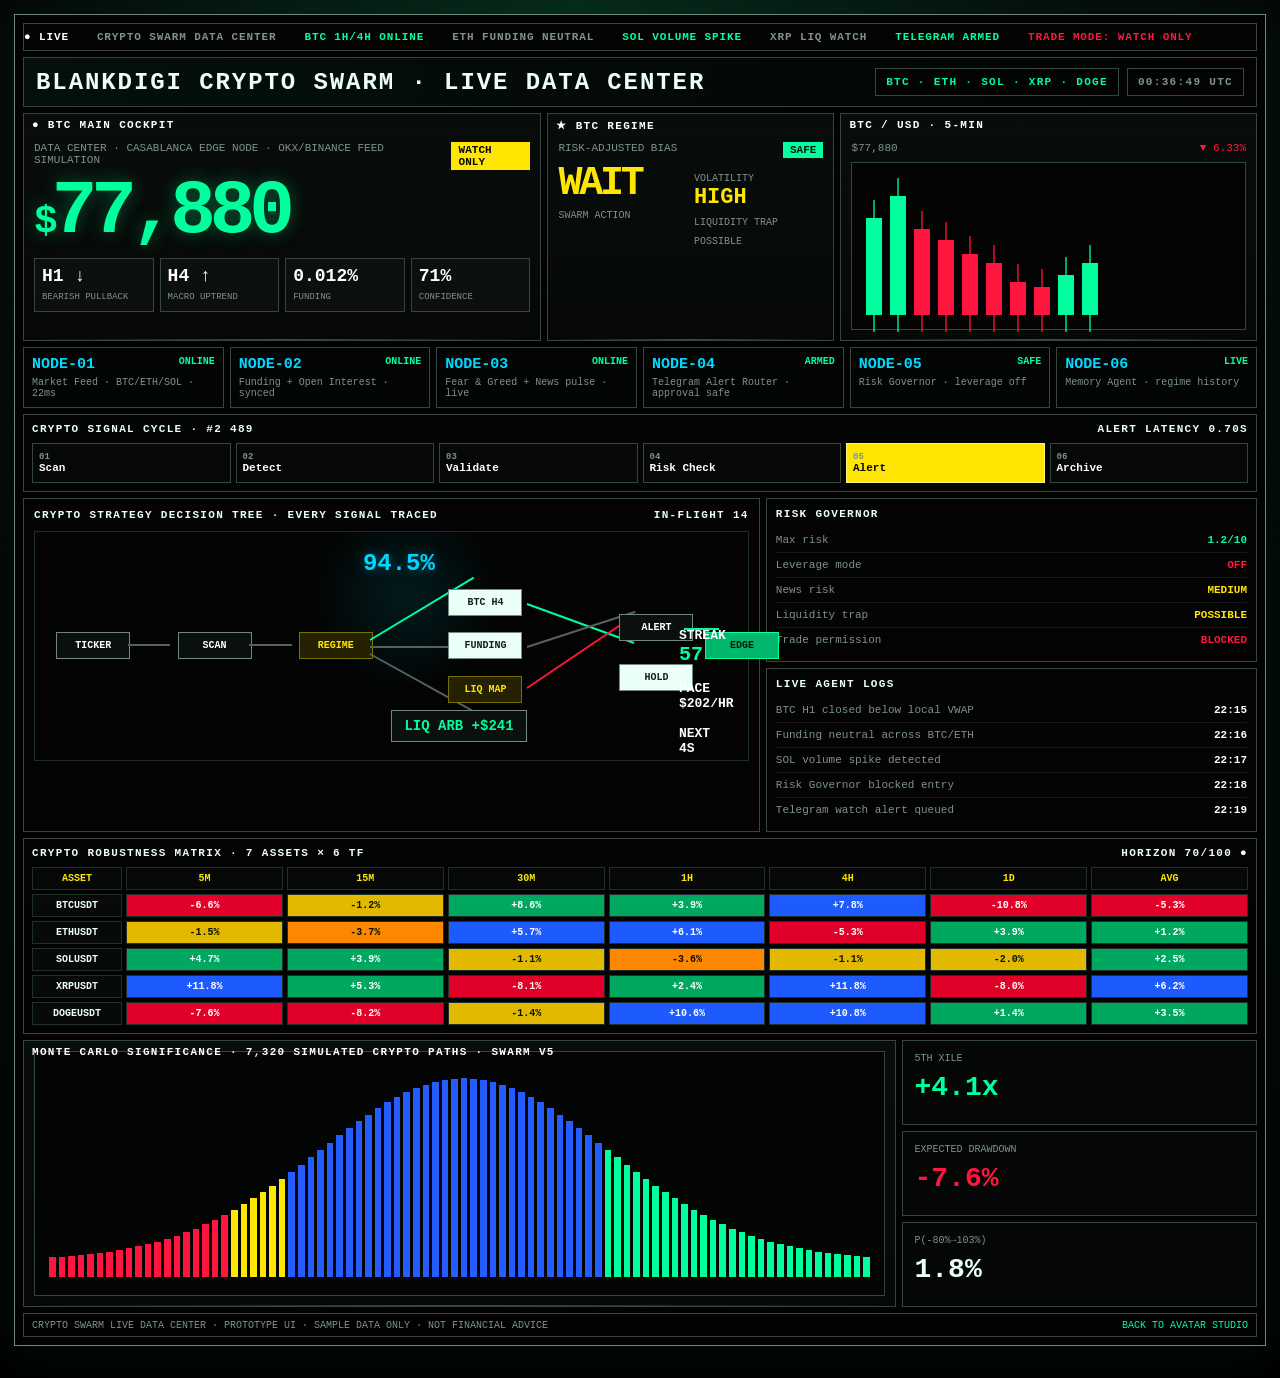
<file: ai-content-avatar/swarm-control-window/index.html>
<!DOCTYPE html>
<html lang="en">
<head>
  <meta charset="UTF-8" />
  <meta name="viewport" content="width=device-width, initial-scale=1.0" />
  <title>BlankDigi Crypto Swarm — Live Data Center</title>
  <meta name="description" content="Crypto Swarm live data-center control window concept for BTC, ETH, SOL, XRP, DOGE, risk governor, agents, and Telegram alerts." />
  <style>
    :root{--bg:#020403;--panel:#050806;--panel2:#080d0b;--line:#34463e;--line2:#73877d;--txt:#ecfff6;--muted:#7e938a;--green:#00ff9d;--red:#ff163f;--yellow:#ffe600;--cyan:#00d8ff;--blue:#245cff;--orange:#ff8a00;--mono:ui-monospace,SFMono-Regular,Menlo,Consolas,"Liberation Mono",monospace;--sans:Inter,system-ui,-apple-system,Segoe UI,sans-serif}
    *{box-sizing:border-box}body{margin:0;min-height:100vh;background:radial-gradient(circle at 45% 0%,rgba(0,255,157,.12),transparent 34%),linear-gradient(180deg,#040605,#000);color:var(--txt);font-family:var(--sans);overflow-x:hidden}body:before{content:"";position:fixed;inset:0;background:repeating-linear-gradient(0deg,rgba(255,255,255,.05) 0 1px,transparent 2px 5px);opacity:.18;pointer-events:none;z-index:5}.wrap{width:min(1460px,calc(100% - 28px));margin:14px auto 32px;border:1px solid var(--line2);background:#010201;padding:8px;box-shadow:0 0 60px rgba(0,255,157,.08);position:relative}.marquee{height:28px;border:1px solid var(--line);display:flex;align-items:center;gap:28px;overflow:hidden;background:#020302;font:700 11px var(--mono);text-transform:uppercase;letter-spacing:.08em;white-space:nowrap;color:#fff}.marquee span{color:var(--muted)}.marquee b{color:var(--green)}.marquee em{color:var(--red);font-style:normal}.titlebar{margin-top:6px;border:1px solid var(--line);background:linear-gradient(90deg,#04100b,#020302);display:grid;grid-template-columns:1fr auto auto;gap:8px;align-items:center;padding:10px 12px;font:900 11px var(--mono);text-transform:uppercase;letter-spacing:.12em}.titlebar h1{font-size:clamp(15px,2vw,24px);margin:0;letter-spacing:.08em}.pill{border:1px solid var(--line);padding:7px 10px;background:#020302;color:var(--muted)}.pill b{color:var(--green)}.topgrid{display:grid;grid-template-columns:1.12fr .62fr .9fr;gap:6px;margin-top:6px}.panel{border:1px solid var(--line);background:linear-gradient(180deg,var(--panel2),var(--panel));min-height:130px;padding:10px;position:relative;overflow:hidden}.panel:before{content:attr(data-title);position:absolute;top:5px;left:8px;color:#fff;font:800 11px var(--mono);letter-spacing:.12em;text-transform:uppercase}.panel:after{content:"";position:absolute;left:0;right:0;bottom:0;height:1px;background:linear-gradient(90deg,transparent,var(--green),transparent);opacity:.4}.pt{display:flex;justify-content:space-between;gap:8px;margin:18px 0 8px;color:var(--muted);font:11px var(--mono);text-transform:uppercase}.live{background:var(--green);color:#001b10;padding:2px 7px;font-weight:900}.safe{background:var(--green);color:#001b10;padding:2px 8px;font:900 11px var(--mono)}.watch{background:var(--yellow);color:#090900;padding:2px 8px;font:900 11px var(--mono)}.block{background:var(--red);color:#fff;padding:2px 8px;font:900 11px var(--mono)}.money{font:900 clamp(42px,6vw,76px)/.9 var(--mono);letter-spacing:-.08em;color:var(--green);text-shadow:0 0 18px rgba(0,255,157,.32)}.money small{font-size:.52em}.stats{display:grid;grid-template-columns:repeat(4,1fr);gap:6px;margin-top:12px}.stat{border:1px solid var(--line);padding:7px;background:rgba(255,255,255,.025);font-family:var(--mono)}.stat b{display:block;color:#fff;font-size:18px}.stat span{color:var(--muted);font-size:9px;text-transform:uppercase}.btc{display:grid;grid-template-columns:1fr 1fr;gap:6px}.btc .bias{font:900 40px/.92 var(--mono);letter-spacing:-.08em;color:var(--yellow)}.btc small{font:10px var(--mono);color:var(--muted);text-transform:uppercase}.candles{height:168px;border:1px solid var(--line);display:flex;align-items:end;gap:8px;padding:14px;background:#020302}.candle{width:16px;position:relative;background:var(--green)}.candle.red{background:var(--red)}.candle:before{content:"";position:absolute;left:7px;top:-18px;width:2px;height:calc(100% + 35px);background:currentColor;opacity:.65}.candle{color:var(--green)}.candle.red{color:var(--red)}.dc{display:grid;grid-template-columns:repeat(6,1fr);gap:6px;margin-top:6px}.rack{border:1px solid var(--line);background:#030504;padding:8px;font:10px var(--mono);min-height:58px}.rack b{color:var(--cyan);font-size:15px}.rack span{display:block;color:var(--muted);margin-top:4px}.rack strong{color:var(--green);float:right}.cycle{margin-top:6px;border:1px solid var(--line);padding:8px;background:#030504}.cycle-head{display:flex;justify-content:space-between;font:900 11px var(--mono);text-transform:uppercase;letter-spacing:.12em}.steps{display:grid;grid-template-columns:repeat(6,1fr);gap:5px;margin-top:8px}.step{border:1px solid var(--line);padding:8px 6px;background:#050806;font:800 11px var(--mono);color:#fff}.step span{display:block;color:var(--muted);font-size:9px}.step.active{background:var(--yellow);color:#080900;border-color:#fff27a}.mainrow{display:grid;grid-template-columns:1.2fr .8fr;gap:6px;margin-top:6px}.decision{border:1px solid var(--line);background:#020302;padding:10px}.decision-title{display:flex;justify-content:space-between;margin-bottom:10px;font:900 11px var(--mono);text-transform:uppercase;letter-spacing:.12em}.tree{height:230px;position:relative;border:1px solid #1d2d27;background:radial-gradient(circle at 52% 28%,rgba(0,216,255,.11),transparent 24%)}.box{position:absolute;border:1px solid var(--line2);background:#09100d;padding:7px 12px;font:900 10px var(--mono);text-transform:uppercase;color:#fff;min-width:74px;text-align:center}.box.yellow{background:#252100;color:var(--yellow);border-color:#777000}.box.white{background:#eafff7;color:#142019}.box.green{background:#00b66a;color:#001d10;border-color:#00ff9d}.box.red{background:#2b050b;color:#ff7188;border-color:#ff163f}.line{position:absolute;height:2px;background:#53635c;transform-origin:left center}.line.g{background:var(--green)}.line.r{background:var(--red)}.edge{position:absolute;left:46%;top:8%;font:900 24px var(--mono);color:var(--cyan);text-shadow:0 0 12px rgba(0,216,255,.4)}.side{display:grid;gap:6px}.list{border:1px solid var(--line);background:#020302;padding:9px;font:11px var(--mono)}.list h3{margin:0 0 8px;font-size:11px;text-transform:uppercase;letter-spacing:.12em}.list div{display:grid;grid-template-columns:1fr auto;gap:8px;padding:6px 0;border-bottom:1px solid rgba(255,255,255,.08);color:var(--muted)}.list div:last-child{border-bottom:0}.list b{color:#fff}.ok{color:var(--green)!important}.warn{color:var(--yellow)!important}.bad{color:var(--red)!important}.matrix{margin-top:6px;border:1px solid var(--line);padding:8px;background:#020302}.matrix-title{display:flex;justify-content:space-between;font:900 11px var(--mono);letter-spacing:.12em;text-transform:uppercase;margin-bottom:8px}.table{display:grid;grid-template-columns:90px repeat(7,1fr);gap:4px;font:800 10px var(--mono);text-align:center}.cell{border:1px solid #1f3029;padding:5px;background:#070a08}.cell.h{color:var(--yellow);background:#050806}.cell.g{background:#00a85f;color:#fff}.cell.r{background:#e10028;color:#fff}.cell.y{background:#e2b900;color:#06110c}.cell.b{background:#1e5bff;color:#fff}.cell.o{background:#ff8700;color:#071008}.bottom{display:grid;grid-template-columns:1.35fr .55fr;gap:6px;margin-top:6px}.hist{height:245px;border:1px solid var(--line);background:#030504;display:flex;align-items:end;gap:3px;padding:18px 14px}.bar{flex:1;min-width:3px;background:var(--blue);height:20%;position:relative}.bar.r{background:var(--red)}.bar.y{background:var(--yellow)}.bar.g{background:var(--green)}.sidebox{display:grid;gap:6px}.mini{border:1px solid var(--line);background:#040705;padding:12px;font-family:var(--mono);min-height:74px}.mini span{display:block;color:var(--muted);font-size:10px;text-transform:uppercase}.mini b{display:block;font-size:28px;margin-top:8px}.mini .up{color:var(--green)}.mini .down{color:var(--red)}.foot{height:24px;border:1px solid var(--line);margin-top:6px;display:flex;align-items:center;justify-content:space-between;padding:0 8px;font:10px var(--mono);color:var(--muted);text-transform:uppercase}.foot a{color:var(--green);text-decoration:none}@media(max-width:980px){.titlebar,.topgrid,.mainrow,.bottom,.dc{grid-template-columns:1fr}.stats{grid-template-columns:repeat(2,1fr)}.steps{grid-template-columns:repeat(3,1fr)}.table{font-size:8px;grid-template-columns:68px repeat(7,1fr)}.tree{height:300px}.box{transform:scale(.86);transform-origin:left top}.foot{height:auto;padding:8px;display:block}}
  </style>
</head>
<body>
  <main class="wrap">
    <div class="marquee"><strong>● LIVE</strong><span>CRYPTO SWARM DATA CENTER</span><b>BTC 1H/4H ONLINE</b><span>ETH FUNDING NEUTRAL</span><b>SOL VOLUME SPIKE</b><span>XRP LIQ WATCH</span><b>TELEGRAM ARMED</b><em>TRADE MODE: WATCH ONLY</em></div>

    <section class="titlebar">
      <h1>BlankDigi Crypto Swarm · Live Data Center</h1>
      <div class="pill"><b>BTC · ETH · SOL · XRP · DOGE</b></div>
      <div class="pill" id="clock">--:--:-- UTC</div>
    </section>

    <section class="topgrid">
      <div class="panel" data-title="● BTC main cockpit">
        <div class="pt"><span>DATA CENTER · Casablanca edge node · OKX/Binance feed simulation</span><span class="watch">WATCH ONLY</span></div>
        <div class="money"><small>$</small>77,880</div>
        <div class="stats"><div class="stat"><b>H1 ↓</b><span>bearish pullback</span></div><div class="stat"><b>H4 ↑</b><span>macro uptrend</span></div><div class="stat"><b>0.012%</b><span>funding</span></div><div class="stat"><b>71%</b><span>confidence</span></div></div>
      </div>
      <div class="panel" data-title="★ BTC regime">
        <div class="pt"><span>risk-adjusted bias</span><span class="live">SAFE</span></div>
        <div class="btc"><div><div class="bias">WAIT</div><small>Swarm action</small></div><div><small>Volatility</small><br><b style="color:var(--yellow);font:900 22px var(--mono)">HIGH</b><br><small>Liquidity trap possible</small></div></div>
      </div>
      <div class="panel" data-title="BTC / USD · 5-min">
        <div class="pt"><span>$77,880</span><span style="color:var(--red)">▼ 6.33%</span></div>
        <div class="candles"><div class="candle" style="height:70%"></div><div class="candle" style="height:86%"></div><div class="candle red" style="height:62%"></div><div class="candle red" style="height:54%"></div><div class="candle red" style="height:44%"></div><div class="candle red" style="height:38%"></div><div class="candle red" style="height:24%"></div><div class="candle red" style="height:20%"></div><div class="candle" style="height:29%"></div><div class="candle" style="height:38%"></div></div>
      </div>
    </section>

    <section class="dc">
      <div class="rack"><strong>ONLINE</strong><b>NODE-01</b><span>Market Feed · BTC/ETH/SOL · 22ms</span></div><div class="rack"><strong>ONLINE</strong><b>NODE-02</b><span>Funding + Open Interest · synced</span></div><div class="rack"><strong>ONLINE</strong><b>NODE-03</b><span>Fear & Greed + News pulse · live</span></div><div class="rack"><strong>ARMED</strong><b>NODE-04</b><span>Telegram Alert Router · approval safe</span></div><div class="rack"><strong>SAFE</strong><b>NODE-05</b><span>Risk Governor · leverage off</span></div><div class="rack"><strong>LIVE</strong><b>NODE-06</b><span>Memory Agent · regime history</span></div>
    </section>

    <section class="cycle">
      <div class="cycle-head"><span>Crypto Signal Cycle · #2 489</span><span>Alert latency 0.70s</span></div>
      <div class="steps"><div class="step"><span>01</span>Scan</div><div class="step"><span>02</span>Detect</div><div class="step"><span>03</span>Validate</div><div class="step"><span>04</span>Risk Check</div><div class="step active"><span>05</span>Alert</div><div class="step"><span>06</span>Archive</div></div>
    </section>

    <section class="mainrow">
      <section class="decision">
        <div class="decision-title"><span>Crypto Strategy Decision Tree · every signal traced</span><span>In-flight 14</span></div>
        <div class="tree">
          <div class="edge">94.5%</div>
          <div class="box" style="left:3%;top:44%">Ticker</div><div class="line" style="left:13%;top:49%;width:6%"></div>
          <div class="box" style="left:20%;top:44%">Scan</div><div class="line" style="left:30%;top:49%;width:6%"></div>
          <div class="box yellow" style="left:37%;top:44%">Regime</div>
          <div class="line g" style="left:47%;top:47%;width:17%;transform:rotate(-31deg)"></div><div class="line" style="left:47%;top:50%;width:16%"></div><div class="line" style="left:47%;top:53%;width:17%;transform:rotate(29deg)"></div>
          <div class="box white" style="left:58%;top:25%">BTC H4</div><div class="box white" style="left:58%;top:44%">Funding</div><div class="box yellow" style="left:58%;top:63%">Liq Map</div>
          <div class="line g" style="left:69%;top:31%;width:16%;transform:rotate(20deg)"></div><div class="line" style="left:69%;top:50%;width:16%;transform:rotate(-18deg)"></div><div class="line r" style="left:69%;top:68%;width:16%;transform:rotate(-34deg)"></div>
          <div class="box" style="left:82%;top:36%">Alert</div><div class="box white" style="left:82%;top:58%">Hold</div><div class="line g" style="left:91%;top:42%;width:5%"></div><div class="box green" style="left:94%;top:44%">Edge</div>
          <div class="box" style="left:50%;top:78%;color:var(--green);font-size:14px">Liq Arb +$241</div>
          <div style="position:absolute;right:2%;top:42%;font:900 13px var(--mono);color:#fff">STREAK<br><b style="color:var(--green);font-size:20px">57</b><br><br>PACE<br>$202/HR<br><br>NEXT<br>4S</div>
        </div>
      </section>
      <aside class="side">
        <div class="list"><h3>Risk Governor</h3><div><span>Max risk</span><b class="ok">1.2/10</b></div><div><span>Leverage mode</span><b class="bad">OFF</b></div><div><span>News risk</span><b class="warn">MEDIUM</b></div><div><span>Liquidity trap</span><b class="warn">POSSIBLE</b></div><div><span>Trade permission</span><b class="bad">BLOCKED</b></div></div>
        <div class="list"><h3>Live Agent Logs</h3><div><span>BTC H1 closed below local VWAP</span><b>22:15</b></div><div><span>Funding neutral across BTC/ETH</span><b>22:16</b></div><div><span>SOL volume spike detected</span><b>22:17</b></div><div><span>Risk Governor blocked entry</span><b>22:18</b></div><div><span>Telegram watch alert queued</span><b>22:19</b></div></div>
      </aside>
    </section>

    <section class="matrix">
      <div class="matrix-title"><span>Crypto Robustness Matrix · 7 assets × 6 TF</span><span>Horizon 70/100 ●</span></div>
      <div class="table">
        <div class="cell h">ASSET</div><div class="cell h">5M</div><div class="cell h">15M</div><div class="cell h">30M</div><div class="cell h">1H</div><div class="cell h">4H</div><div class="cell h">1D</div><div class="cell h">AVG</div>
        <div class="cell">BTCUSDT</div><div class="cell r">-6.6%</div><div class="cell y">-1.2%</div><div class="cell g">+8.6%</div><div class="cell g">+3.9%</div><div class="cell b">+7.8%</div><div class="cell r">-10.8%</div><div class="cell r">-5.3%</div>
        <div class="cell">ETHUSDT</div><div class="cell y">-1.5%</div><div class="cell o">-3.7%</div><div class="cell b">+5.7%</div><div class="cell b">+6.1%</div><div class="cell r">-5.3%</div><div class="cell g">+3.9%</div><div class="cell g">+1.2%</div>
        <div class="cell">SOLUSDT</div><div class="cell g">+4.7%</div><div class="cell g">+3.9%</div><div class="cell y">-1.1%</div><div class="cell o">-3.6%</div><div class="cell y">-1.1%</div><div class="cell y">-2.0%</div><div class="cell g">+2.5%</div>
        <div class="cell">XRPUSDT</div><div class="cell b">+11.8%</div><div class="cell g">+5.3%</div><div class="cell r">-8.1%</div><div class="cell g">+2.4%</div><div class="cell b">+11.8%</div><div class="cell r">-8.0%</div><div class="cell b">+6.2%</div>
        <div class="cell">DOGEUSDT</div><div class="cell r">-7.6%</div><div class="cell r">-8.2%</div><div class="cell y">-1.4%</div><div class="cell b">+10.6%</div><div class="cell b">+10.8%</div><div class="cell g">+1.4%</div><div class="cell g">+3.5%</div>
      </div>
    </section>

    <section class="bottom">
      <div class="panel" data-title="Monte Carlo Significance · 7,320 simulated crypto paths · Swarm V5"><div class="hist" id="hist"></div></div>
      <div class="sidebox"><div class="mini"><span>5th xile</span><b class="up">+4.1x</b></div><div class="mini"><span>Expected drawdown</span><b class="down">-7.6%</b></div><div class="mini"><span>P(-80%→103%)</span><b>1.8%</b></div></div>
    </section>

    <div class="foot"><span>Crypto Swarm Live Data Center · prototype UI · sample data only · not financial advice</span><a href="../">Back to Avatar Studio</a></div>
  </main>
  <script>
    const h=document.getElementById('hist');for(let i=0;i<86;i++){const x=(i-43)/15;const y=Math.exp(-x*x/2);const b=document.createElement('div');b.className='bar '+(i<19?'r':i<25?'y':i>57?'g':'');b.style.height=(8+y*88)+'%';h.appendChild(b)}
    const clock=document.getElementById('clock');const pad=n=>String(n).padStart(2,'0');function tick(){const d=new Date();clock.textContent=`${pad(d.getUTCHours())}:${pad(d.getUTCMinutes())}:${pad(d.getUTCSeconds())} UTC`}tick();setInterval(tick,1000);
  </script>
</body>
</html>
</file>
<file: ai-content-avatar/avatar-worlds.css>
@import url('https://fonts.googleapis.com/css2?family=Outfit:wght@300;400;600;800;900&family=Plus+Jakarta+Sans:wght@300;400;500;600;700;800&display=swap');

:root {
  --bg: #05040A;
  --bg-section: #0B0714;
  --card: #11101A;
  --card-hover: #161525;
  --text: #FFFFFF;
  --muted: #B8B4C8;
  --accent: #8B5CFF;
  --accent-soft: #B58CFF;
  --accent2: #18D9FF;
  --accent2-soft: #7BE7FF;
  --border: rgba(255, 255, 255, 0.10);
  --border-focus: rgba(24, 217, 255, 0.4);
  --glass: rgba(12, 10, 24, 0.72);
  --glass-border: rgba(255, 255, 255, 0.08);
}

body.light-theme {
  --bg: #f8f9fc;
  --bg-section: #f1f3f9;
  --card: #ffffff;
  --card-hover: #eef1f6;
  --text: #0f172a;
  --muted: #475569;
  --border: rgba(0, 0, 0, 0.08);
  --border-focus: rgba(108, 44, 255, 0.5);
  --glass: rgba(255, 255, 255, 0.75);
  --glass-border: rgba(0, 0, 0, 0.06);
}

* {
  box-sizing: border-box;
  margin: 0;
  padding: 0;
}

/* Scrollbar Styling */
::-webkit-scrollbar {
  width: 8px;
}
::-webkit-scrollbar-track {
  background: var(--bg);
}
::-webkit-scrollbar-thumb {
  background: rgba(255, 255, 255, 0.15);
  border-radius: 99px;
}
::-webkit-scrollbar-thumb:hover {
  background: var(--accent2);
}

body {
  font-family: 'Plus Jakarta Sans', sans-serif;
  background: 
    radial-gradient(circle at top left, rgba(139, 92, 255, 0.10), transparent 45%),
    radial-gradient(circle at 80% 20%, rgba(24, 217, 255, 0.06), transparent 40%),
    radial-gradient(circle at bottom right, rgba(139, 92, 255, 0.04), transparent 35%),
    var(--bg);
  color: var(--text);
  line-height: 1.6;
  overflow-x: hidden;
  -webkit-font-smoothing: antialiased;
}

h1, h2, h3, h4, .logo {
  font-family: 'Outfit', sans-serif;
}

a {
  color: inherit;
  text-decoration: none;
}

.page {
  width: min(1200px, 92%);
  margin: auto;
  padding-bottom: 40px;
}

/* Header (Command Center Glassmorphic Navbar) */
header {
  position: sticky;
  top: 16px;
  z-index: 1000;
  padding: 10px 20px;
  background: rgba(7, 7, 11, 0.65);
  backdrop-filter: blur(16px);
  -webkit-backdrop-filter: blur(16px);
  border: 1px solid rgba(255, 255, 255, 0.05);
  border-radius: 20px;
  display: flex;
  justify-content: space-between;
  align-items: center;
  margin: 16px auto 24px;
  box-shadow: 0 8px 32px rgba(0, 0, 0, 0.5), inset 0 1px 0 rgba(255, 255, 255, 0.02);
  transition: all 0.35s cubic-bezier(0.16, 1, 0.3, 1);
}

header.header-scrolled {
  top: 8px;
  padding: 6px 16px;
  background: rgba(7, 7, 11, 0.82);
  backdrop-filter: blur(24px);
  -webkit-backdrop-filter: blur(24px);
  border-color: rgba(255, 255, 255, 0.08);
  box-shadow: 0 12px 40px rgba(0, 0, 0, 0.7), inset 0 1px 0 rgba(255, 255, 255, 0.04);
}

body.light-theme header {
  background: rgba(248, 249, 252, 0.7);
  border-color: rgba(15, 23, 42, 0.06);
  box-shadow: 0 8px 32px rgba(15, 23, 42, 0.05), inset 0 1px 0 rgba(255, 255, 255, 0.6);
}

body.light-theme header.header-scrolled {
  background: rgba(248, 249, 252, 0.95);
  border-color: rgba(15, 23, 42, 0.1);
  box-shadow: 0 12px 40px rgba(15, 23, 42, 0.08), inset 0 1px 0 rgba(255, 255, 255, 0.8);
}

.logo {
  display: flex;
  align-items: center;
  gap: 12px;
}

.logo a {
  display: flex;
  align-items: center;
  gap: 8px;
  font-weight: 800;
  font-size: 20px;
  letter-spacing: 0.5px;
  color: var(--text);
  transition: all 0.3s ease;
}

.logo a:hover {
  text-shadow: 0 0 12px rgba(24, 217, 255, 0.25);
}

.logo a:hover .logo-icon {
  transform: rotate(6deg) scale(1.05);
}

.logo-icon {
  transition: transform 0.3s cubic-bezier(0.16, 1, 0.3, 1);
}

.logo span {
  background: linear-gradient(135deg, var(--accent2), var(--accent));
  -webkit-background-clip: text;
  -webkit-text-fill-color: transparent;
  font-weight: 900;
}

body.light-theme .logo span {
  background: linear-gradient(135deg, #6c2cff, #00d4ff);
  -webkit-background-clip: text;
  -webkit-text-fill-color: transparent;
}

/* Status dot badge */
.status-badge {
  display: flex;
  align-items: center;
  font-family: monospace;
  font-size: 9px;
  font-weight: 700;
  color: rgba(255, 255, 255, 0.45);
  background: rgba(0, 212, 255, 0.05);
  border: 1px solid rgba(0, 212, 255, 0.15);
  padding: 2px 8px;
  border-radius: 99px;
  letter-spacing: 0.5px;
  text-transform: uppercase;
  pointer-events: none;
  white-space: nowrap;
}

body.light-theme .status-badge {
  color: rgba(15, 23, 42, 0.65);
  background: rgba(108, 44, 255, 0.05);
  border-color: rgba(108, 44, 255, 0.15);
}

.pulse-dot {
  display: inline-block;
  width: 6px;
  height: 6px;
  background-color: #00d4ff;
  border-radius: 50%;
  margin-right: 6px;
  box-shadow: 0 0 6px #00d4ff;
  animation: pulseDot 2s infinite ease-in-out;
}

body.light-theme .pulse-dot {
  background-color: #6c2cff;
  box-shadow: 0 0 6px #6c2cff;
  animation: pulseDotLight 2s infinite ease-in-out;
}

@keyframes pulseDot {
  0%, 100% {
    transform: scale(1);
    opacity: 1;
    box-shadow: 0 0 6px #00d4ff;
  }
  50% {
    transform: scale(1.3);
    opacity: 0.6;
    box-shadow: 0 0 10px #b84cff;
  }
}

@keyframes pulseDotLight {
  0%, 100% {
    transform: scale(1);
    opacity: 1;
    box-shadow: 0 0 6px #6c2cff;
  }
  50% {
    transform: scale(1.3);
    opacity: 0.6;
    box-shadow: 0 0 10px #00d4ff;
  }
}

/* Center Nav Capsule */
.nav-links {
  display: flex;
  align-items: center;
  gap: 4px;
  background: rgba(7, 7, 11, 0.4);
  border: 1px solid rgba(255, 255, 255, 0.05);
  padding: 4px;
  border-radius: 100px;
  position: relative;
  box-shadow: inset 0 1px 0 rgba(255, 255, 255, 0.02);
}

body.light-theme .nav-links {
  background: rgba(248, 249, 252, 0.5);
  border-color: rgba(15, 23, 42, 0.06);
  box-shadow: inset 0 1px 0 rgba(255, 255, 255, 0.6);
}

.nav-links a {
  color: var(--muted);
  font-size: 13.5px;
  font-weight: 600;
  padding: 8px 16px;
  border-radius: 99px;
  transition: color 0.3s cubic-bezier(0.16, 1, 0.3, 1);
  position: relative;
  z-index: 2;
}

.nav-links a:hover {
  color: #ffffff;
}

body.light-theme .nav-links a {
  color: #475569;
}

body.light-theme .nav-links a:hover {
  color: #0f172a;
}

/* Sliding Indicator */
.nav-indicator {
  position: absolute;
  background: linear-gradient(135deg, rgba(0, 212, 255, 0.08) 0%, rgba(184, 76, 255, 0.08) 100%);
  border: 1px solid rgba(0, 212, 255, 0.15);
  border-radius: 99px;
  transition: all 0.3s cubic-bezier(0.25, 1, 0.5, 1);
  opacity: 0;
  pointer-events: none;
  z-index: 1;
  box-shadow: 0 0 10px rgba(0, 212, 255, 0.05);
}

body.light-theme .nav-indicator {
  background: linear-gradient(135deg, rgba(108, 44, 255, 0.06) 0%, rgba(0, 212, 255, 0.06) 100%);
  border-color: rgba(108, 44, 255, 0.12);
  box-shadow: 0 0 8px rgba(108, 44, 255, 0.03);
}

/* Header Right */
.header-right {
  display: flex;
  align-items: center;
  gap: 16px;
}

/* Controls Pill */
.controls-pill {
  display: flex;
  align-items: center;
  gap: 6px;
  background: rgba(7, 7, 11, 0.4);
  border: 1px solid rgba(255, 255, 255, 0.05);
  padding: 4px 10px;
  border-radius: 100px;
  box-shadow: inset 0 1px 0 rgba(255, 255, 255, 0.02);
  transition: all 0.3s ease;
}

body.light-theme .controls-pill {
  background: rgba(248, 249, 252, 0.5);
  border-color: rgba(15, 23, 42, 0.06);
  box-shadow: inset 0 1px 0 rgba(255, 255, 255, 0.6);
}

.controls-pill:hover {
  border-color: rgba(255, 255, 255, 0.1);
  box-shadow: 0 0 15px rgba(0, 212, 255, 0.04);
}

body.light-theme .controls-pill:hover {
  border-color: rgba(15, 23, 42, 0.12);
}

.controls-divider {
  width: 1px;
  height: 14px;
  background: rgba(255, 255, 255, 0.1);
}

body.light-theme .controls-divider {
  background: rgba(15, 23, 42, 0.08);
}

.controls-pill .sound-toggle,
.controls-pill .theme-switch {
  display: grid;
  place-items: center;
  width: 28px;
  height: 28px;
  border: none;
  background: transparent;
  color: var(--muted);
  border-radius: 50%;
  cursor: pointer;
  transition: all 0.25s cubic-bezier(0.16, 1, 0.3, 1);
}

.controls-pill .theme-switch {
  color: #f7d060;
}

body.light-theme .controls-pill .theme-switch {
  color: #6c2cff;
}

.controls-pill .sound-toggle:hover,
.controls-pill .theme-switch:hover {
  background: rgba(255, 255, 255, 0.06);
  color: white;
  transform: scale(1.08);
}

body.light-theme .controls-pill .sound-toggle:hover,
body.light-theme .controls-pill .theme-switch:hover {
  background: rgba(15, 23, 42, 0.06);
  color: #0f172a;
}

.controls-pill .sound-toggle.active {
  color: var(--accent2);
  background: rgba(0, 212, 255, 0.06);
  box-shadow: inset 0 0 6px rgba(0, 212, 255, 0.15);
}

body.light-theme .controls-pill .sound-toggle.active {
  color: #6c2cff;
  background: rgba(108, 44, 255, 0.06);
  box-shadow: inset 0 0 6px rgba(108, 44, 255, 0.15);
}

/* Lang Switch inside Pill */
.controls-pill .lang-switch {
  display: flex;
  background: transparent;
  padding: 0;
  border: none;
  gap: 2px;
}

.controls-pill .lang-switch button {
  background: transparent;
  color: var(--muted);
  border: none;
  padding: 4px 10px;
  border-radius: 99px;
  cursor: pointer;
  font-weight: 700;
  font-size: 11px;
  transition: all 0.25s ease;
}

.controls-pill .lang-switch button.active {
  background: linear-gradient(135deg, var(--accent), var(--accent2));
  color: #07070b;
  box-shadow: 0 2px 8px rgba(0, 212, 255, 0.2);
}

body.light-theme .controls-pill .lang-switch button.active {
  background: linear-gradient(135deg, #6c2cff, var(--accent2));
  color: white;
  box-shadow: 0 2px 8px rgba(108, 44, 255, 0.15);
}

.controls-pill .lang-switch button:hover:not(.active) {
  color: white;
  background: rgba(255, 255, 255, 0.04);
}

body.light-theme .controls-pill .lang-switch button:hover:not(.active) {
  color: #0f172a;
  background: rgba(15, 23, 42, 0.04);
}

/* Free Audit CTA */
.btn-nav-audit {
  background: linear-gradient(135deg, var(--accent), var(--accent2));
  color: #07070b;
  border: none;
  font-weight: 700;
  font-size: 13px;
  padding: 8px 20px;
  border-radius: 100px;
  cursor: pointer;
  box-shadow: 0 4px 12px rgba(184, 76, 255, 0.15);
  transition: all 0.3s cubic-bezier(0.16, 1, 0.3, 1);
  white-space: nowrap;
  position: relative;
  overflow: hidden;
}

body.light-theme .btn-nav-audit {
  background: linear-gradient(135deg, #6c2cff, var(--accent2));
  color: #ffffff;
  box-shadow: 0 4px 12px rgba(108, 44, 255, 0.15);
}

.btn-nav-audit::before {
  content: '';
  position: absolute;
  top: 0;
  left: -100%;
  width: 100%;
  height: 100%;
  background: linear-gradient(
    90deg,
    transparent,
    rgba(255, 255, 255, 0.25),
    transparent
  );
  transition: all 0.6s ease;
  pointer-events: none;
}

.btn-nav-audit:hover::before {
  left: 100%;
}

.btn-nav-audit:hover {
  transform: translateY(-1px);
  box-shadow: 0 6px 18px rgba(184, 76, 255, 0.25), 0 0 8px rgba(0, 212, 255, 0.15);
}

body.light-theme .btn-nav-audit:hover {
  box-shadow: 0 6px 18px rgba(108, 44, 255, 0.25), 0 0 8px rgba(0, 212, 255, 0.15);
}

.mobile-only-btn {
  display: none;
}

.hamburger-menu {
  display: none;
  flex-direction: column;
  justify-content: space-between;
  width: 22px;
  height: 16px;
  background: transparent;
  border: none;
  cursor: pointer;
  z-index: 60;
  padding: 0;
}

.hamburger-menu span {
  display: block;
  width: 100%;
  height: 2px;
  background-color: var(--text);
  border-radius: 2px;
  transition: all 0.3s ease;
}

.lang-switch-pill {
  display: flex;
}


.lang-switch button:hover {
  color: var(--text);
}

.lang-switch button.active {
  background: linear-gradient(135deg, var(--accent), var(--accent2));
  color: white;
  box-shadow: 0 4px 12px rgba(0, 212, 255, 0.25);
}

.hero {
  width: 100vw;
  margin-left: calc(-50vw + 50%);
  padding: 80px 0;
  background: 
    linear-gradient(90deg, rgba(4, 4, 12, 0.92) 30%, rgba(4, 4, 12, 0.65) 65%, rgba(4, 4, 12, 0.35) 100%),
    url('../assets/images/avatar-worlds/hero-background.jpg') no-repeat center right / cover;
  border-bottom: 1px solid rgba(255, 255, 255, 0.05);
  margin-top: 0;
}

.hero-container {
  width: min(1200px, 92%);
  margin: auto;
  display: grid;
  grid-template-columns: 1.2fr 0.8fr;
  gap: 60px;
  align-items: center;
}

.badge {
  display: inline-flex;
  align-items: center;
  gap: 6px;
  padding: 8px 16px;
  border-radius: 999px;
  background: rgba(184, 76, 255, 0.1);
  border: 1px solid rgba(184, 76, 255, 0.3);
  color: var(--text);
  font-weight: 600;
  font-size: 13px;
  letter-spacing: 0.5px;
  text-transform: uppercase;
  margin-bottom: 24px;
}

.badge::before {
  content: '';
  display: inline-block;
  width: 6px;
  height: 6px;
  background-color: var(--accent2);
  border-radius: 50%;
  box-shadow: 0 0 8px var(--accent2);
}

h1 {
  font-size: clamp(38px, 5.5vw, 68px);
  line-height: 1.05;
  font-weight: 900;
  letter-spacing: -2px;
  margin-bottom: 24px;
  background: linear-gradient(135deg, #ffffff 60%, #b84cff 100%);
  -webkit-background-clip: text;
  -webkit-text-fill-color: transparent;
  transition: text-shadow 0.2s ease;
}

h1:hover {
  animation: cyberGlitch 0.35s linear infinite;
  background: linear-gradient(135deg, #ffffff 60%, #00d4ff 100%);
  -webkit-background-clip: text;
  -webkit-text-fill-color: transparent;
}

@keyframes cyberGlitch {
  0% { text-shadow: 2px -1px 0 rgba(0, 212, 255, 0.45), -2px 1px 0 rgba(184, 76, 255, 0.45); }
  25% { text-shadow: -2px 2px 0 rgba(0, 212, 255, 0.45), 2px -2px 0 rgba(184, 76, 255, 0.45); }
  50% { text-shadow: 2px 2px 0 rgba(0, 212, 255, 0.45), -2px -2px 0 rgba(184, 76, 255, 0.45); }
  75% { text-shadow: -1px -2px 0 rgba(0, 212, 255, 0.45), 1px 2px 0 rgba(184, 76, 255, 0.45); }
  100% { text-shadow: 2px -1px 0 rgba(0, 212, 255, 0.45), -2px 1px 0 rgba(184, 76, 255, 0.45); }
}

.hero p {
  color: var(--muted);
  font-size: 18px;
  max-width: 620px;
  margin-bottom: 36px;
}

.cta-row {
  display: flex;
  gap: 16px;
  flex-wrap: wrap;
}

.btn {
  border: none;
  cursor: pointer;
  padding: 15px 28px;
  border-radius: 14px;
  font-weight: 800;
  font-size: 15px;
  display: inline-flex;
  align-items: center;
  justify-content: center;
  gap: 8px;
  transition: all 0.3s cubic-bezier(0.16, 1, 0.3, 1);
}

.btn-primary {
  background: linear-gradient(135deg, var(--accent), var(--accent2));
  color: white;
  box-shadow: 0 8px 24px rgba(184, 76, 255, 0.25);
}

.btn-primary:hover {
  transform: translateY(-2px);
  box-shadow: 0 8px 24px rgba(24, 217, 255, 0.2);
}

.btn-secondary {
  background: rgba(255, 255, 255, 0.05);
  border: 1px solid var(--border);
  color: white;
}

.btn-secondary:hover {
  background: rgba(255, 255, 255, 0.1);
  border-color: rgba(255, 255, 255, 0.24);
  transform: translateY(-2px);
}

.hero-visual {
  position: relative;
  min-height: 400px;
  display: grid;
  place-items: center;
}

.avatar-stack {
  position: relative;
  width: 320px;
  height: 320px;
  z-index: 5;
  filter: drop-shadow(0 0 15px rgba(0, 212, 255, 0.25)) drop-shadow(0 0 30px rgba(184, 76, 255, 0.2));
}

.avatar-main,
.avatar-small {
  position: absolute;
  display: flex;
  align-items: center;
  justify-content: center;
  background: linear-gradient(135deg, var(--accent2), var(--accent));
  clip-path: polygon(50% 0%, 100% 25%, 100% 75%, 50% 100%, 0% 75%, 0% 25%);
  transition: all 0.4s cubic-bezier(0.16, 1, 0.3, 1);
}

.avatar-inner {
  width: calc(100% - 6px);
  height: calc(100% - 6px);
  clip-path: polygon(50% 0%, 100% 25%, 100% 75%, 50% 100%, 0% 75%, 0% 25%);
  background: #0d0d14;
  overflow: hidden;
  position: relative;
  display: flex;
  align-items: center;
  justify-content: center;
}

.avatar-inner img {
  width: 100%;
  height: 100%;
  object-fit: cover;
  transition: transform 0.4s ease;
}

.avatar-main {
  width: 250px;
  height: 250px;
  left: 35px;
  top: 35px;
  z-index: 4;
}

.avatar-main:hover {
  transform: scale(1.05);
}

.avatar-main:hover .avatar-inner img {
  transform: scale(1.1);
}

.avatar-small.one {
  width: 130px;
  height: 130px;
  right: -15px;
  top: -10px;
  z-index: 5;
}

.avatar-small.one:hover {
  transform: scale(1.08) rotate(3deg);
}

.avatar-small.two {
  width: 140px;
  height: 140px;
  left: -25px;
  bottom: -10px;
  z-index: 3;
}

.avatar-small.two:hover {
  transform: scale(1.08) rotate(-3deg);
}

/* Scanner Laser Line Effect */
.scanner-line {
  position: absolute;
  top: 0;
  left: 0;
  width: 100%;
  height: 3px;
  background: linear-gradient(to right, transparent, var(--accent2), transparent);
  box-shadow: 0 0 8px var(--accent2);
  animation: scanLine 4s linear infinite;
  pointer-events: none;
  z-index: 10;
}

@keyframes scanLine {
  0% { top: 0%; }
  50% { top: 100%; }
  100% { top: 0%; }
}

/* HUD Decorative Orbit Rings */
.hud-ring {
  position: absolute;
  border: 1px dashed rgba(0, 212, 255, 0.25);
  border-radius: 50%;
  pointer-events: none;
  animation: rotateHUD 25s linear infinite;
  z-index: 1;
}

.hud-ring::before {
  content: '';
  position: absolute;
  inset: -6px;
  border: 1px solid rgba(184, 76, 255, 0.15);
  border-radius: 50%;
  border-right-color: transparent;
  border-left-color: transparent;
  animation: rotateHUD-reverse 18s linear infinite;
}

.main-ring {
  width: 290px;
  height: 290px;
  left: 15px;
  top: 15px;
}

.ring-one {
  width: 160px;
  height: 160px;
  right: -30px;
  top: -25px;
  border-color: rgba(184, 76, 255, 0.35);
}

.ring-two {
  width: 170px;
  height: 170px;
  left: -40px;
  bottom: -25px;
  border-color: rgba(0, 212, 255, 0.35);
}

@keyframes rotateHUD {
  from { transform: rotate(0deg); }
  to { transform: rotate(360deg); }
}

@keyframes rotateHUD-reverse {
  from { transform: rotate(360deg); }
  to { transform: rotate(0deg); }
}

/* Connection Pulse Animations */
@keyframes dash {
  to {
    stroke-dashoffset: -20;
  }
}

.pulse-line-1 {
  animation: dash 1.2s linear infinite;
}

.pulse-line-2 {
  animation: dash 1.8s linear infinite;
}

.avatar-label {
  position: absolute;
  background: rgba(7, 7, 11, 0.85);
  backdrop-filter: blur(8px);
  -webkit-backdrop-filter: blur(8px);
  color: white;
  font-size: 10px;
  font-weight: 800;
  padding: 6px 12px;
  text-align: center;
  border: 1px solid rgba(255, 255, 255, 0.15);
  border-radius: 99px;
  z-index: 5;
  white-space: nowrap;
  letter-spacing: 0.5px;
  text-transform: uppercase;
  box-shadow: 0 4px 15px rgba(0, 0, 0, 0.4), 0 0 10px rgba(0, 212, 255, 0.1);
  pointer-events: none;
  transition: all 0.3s ease;
}

.hud-coords {
  position: absolute;
  top: 10px;
  left: 10px;
  font-family: monospace;
  font-size: 10px;
  font-weight: 700;
  color: var(--accent2);
  background: rgba(7, 7, 11, 0.85);
  border: 1px solid rgba(0, 212, 255, 0.3);
  padding: 4px 10px;
  border-radius: 6px;
  letter-spacing: 0.5px;
  z-index: 10;
  pointer-events: none;
  box-shadow: 0 4px 10px rgba(0, 0, 0, 0.3), 0 0 8px rgba(0, 212, 255, 0.15);
}

.avatar-label.main-label {
  left: 160px;
  transform: translateX(-50%);
  bottom: 15px;
  font-size: 11px;
  padding: 8px 14px;
  border-color: rgba(0, 212, 255, 0.35);
  box-shadow: 0 4px 20px rgba(0, 0, 0, 0.4), 0 0 15px rgba(0, 212, 255, 0.2);
}

.avatar-label.label-one {
  left: 270px;
  transform: translateX(-50%);
  top: 115px;
}

.avatar-label.label-two {
  left: 45px;
  transform: translateX(-50%);
  bottom: 5px;
}

/* Sections */
section {
  padding: 60px 0;
  border-top: 1px solid rgba(255, 255, 255, 0.04);
}

section:not(.hero) {
  width: 100vw;
  margin-left: calc(-50vw + 50%);
  padding-left: calc(50vw - 50%);
  padding-right: calc(50vw - 50%);
}

section:nth-of-type(even) {
  background: var(--bg-section);
}

.section-head {
  display: grid;
  grid-template-columns: 1fr 1fr;
  gap: 40px;
  align-items: end;
  margin-bottom: 40px;
}

.section-head h2 {
  font-size: clamp(28px, 4vw, 44px);
  font-weight: 800;
  line-height: 1.15;
  letter-spacing: -1px;
}

.section-head p {
  color: var(--muted);
  font-size: 16px;
  line-height: 1.7;
}

/* Steps Block */
.steps {
  display: grid;
  grid-template-columns: repeat(4, 1fr);
  gap: 20px;
}

.step {
  background: var(--card);
  border: 1px solid var(--border);
  border-radius: 20px;
  padding: 28px;
  position: relative;
  overflow: hidden;
  transition: all 0.3s ease;
}

.step:hover {
  border-color: rgba(184, 76, 255, 0.3);
  transform: translateY(-4px);
}

.step strong {
  display: block;
  font-size: 32px;
  font-weight: 900;
  color: var(--accent2);
  margin-bottom: 16px;
  font-family: 'Outfit', sans-serif;
}

.step h3 {
  font-size: 18px;
  font-weight: 700;
  margin-bottom: 10px;
}

.step p {
  color: var(--muted);
  font-size: 14px;
  line-height: 1.6;
}

/* Avatar Explorer Filters */
.filters {
  display: flex;
  gap: 12px;
  flex-wrap: wrap;
  margin-bottom: 30px;
}

.filter {
  padding: 10px 20px;
  border-radius: 999px;
  border: 1px solid var(--border);
  background: rgba(255, 255, 255, 0.03);
  color: var(--muted);
  cursor: pointer;
  font-weight: 700;
  font-size: 14px;
  transition: all 0.25s ease;
}

.filter:hover {
  background: rgba(255, 255, 255, 0.08);
  color: white;
}

.filter.active {
  background: white;
  color: #07070b;
  border-color: white;
  box-shadow: 0 6px 20px rgba(255, 255, 255, 0.15);
}

/* Avatar Worlds Grid */
.worlds-grid {
  display: grid;
  grid-template-columns: repeat(4, 1fr);
  gap: 24px;
}

.world-card {
  background: linear-gradient(180deg, rgba(255,255,255,0.06), rgba(255,255,255,0.01));
  border: 1px solid var(--border);
  border-radius: 24px;
  padding: 20px;
  cursor: pointer;
  transition: all 0.3s cubic-bezier(0.16, 1, 0.3, 1);
  display: flex;
  flex-direction: column;
  justify-content: space-between;
  min-height: 440px;
}

.world-card:hover {
  transform: translateY(-8px);
  border-color: rgba(255, 255, 255, 0.25);
  box-shadow: 0 20px 40px rgba(0, 0, 0, 0.4), 0 0 20px rgba(184, 76, 255, 0.1);
  background: linear-gradient(180deg, rgba(255,255,255,0.09), rgba(255,255,255,0.02));
}

.world-image {
  height: 180px;
  border-radius: 18px;
  margin-bottom: 20px;
  overflow: hidden;
  background: radial-gradient(circle at 20% 20%, rgba(255, 255, 255, 0.2), transparent),
              linear-gradient(135deg, var(--from, #2b1740), var(--to, #00d4ff));
  display: grid;
  place-items: center;
  font-size: 48px;
  font-weight: 900;
  color: white;
  border: 1px solid rgba(255, 255, 255, 0.08);
  transition: all 0.3s ease;
}

.world-image img {
  width: 100%;
  height: 100%;
  object-fit: cover;
}

.world-card:hover .world-image {
  transform: scale(1.02);
}

.world-card h3 {
  font-size: 20px;
  font-weight: 700;
  margin-bottom: 8px;
}

.world-card p {
  color: var(--muted);
  font-size: 14px;
  line-height: 1.5;
  margin-bottom: 12px;
}

.tags {
  display: flex;
  flex-wrap: wrap;
  gap: 6px;
  margin: 12px 0 20px;
}

.tag {
  font-size: 11px;
  font-weight: 600;
  color: var(--text);
  padding: 5px 10px;
  background: rgba(255, 255, 255, 0.05);
  border: 1px solid rgba(255, 255, 255, 0.08);
  border-radius: 999px;
  letter-spacing: 0.3px;
}

.card-btn {
  width: 100%;
  padding: 12px;
  border-radius: 12px;
  border: 1px solid var(--border);
  background: rgba(255, 255, 255, 0.04);
  color: white;
  cursor: pointer;
  font-weight: 800;
  font-size: 14px;
  transition: all 0.2s ease;
}

.world-card:hover .card-btn {
  background: linear-gradient(135deg, var(--from), var(--to));
  border-color: transparent;
  box-shadow: 0 4px 15px rgba(255, 255, 255, 0.1);
}

/* BlankDigi Services Section */
.services-grid {
  display: grid;
  grid-template-columns: repeat(3, 1fr);
  gap: 24px;
}

.service-card {
  background: var(--card);
  border: 1px solid var(--border);
  border-radius: 24px;
  padding: 30px;
  transition: all 0.3s ease;
  display: flex;
  flex-direction: column;
  gap: 16px;
}

.service-card:hover {
  border-color: var(--accent2);
  box-shadow: 0 10px 30px rgba(0, 212, 255, 0.05);
}

.service-icon {
  width: 48px;
  height: 48px;
  border-radius: 12px;
  background: rgba(0, 212, 255, 0.08);
  border: 1px solid rgba(0, 212, 255, 0.2);
  color: var(--accent2);
  display: grid;
  place-items: center;
  font-size: 20px;
}

.service-card h3 {
  font-size: 20px;
  font-weight: 700;
}

.service-card p {
  color: var(--muted);
  font-size: 14px;
  line-height: 1.6;
}

/* Final CTA Section */
.final-cta {
  background: radial-gradient(circle at top left, rgba(139, 92, 255, 0.08), transparent 45%),
              radial-gradient(circle at bottom right, rgba(24, 217, 255, 0.06), transparent 45%),
              rgba(11, 7, 20, 0.75);
  border: 1px solid rgba(24, 217, 255, 0.15);
  box-shadow: 0 0 32px rgba(139, 92, 255, 0.05), inset 0 0 15px rgba(24, 217, 255, 0.02);
  backdrop-filter: blur(15px);
  padding: 70px 40px 65px;
  border-radius: 32px;
  text-align: center;
  position: relative;
  overflow: hidden;
  transition: all 0.5s cubic-bezier(0.25, 0.8, 0.25, 1);
}

.final-cta:hover {
  border-color: rgba(24, 217, 255, 0.35);
  box-shadow: 0 0 32px rgba(24, 217, 255, 0.15), inset 0 0 20px rgba(139, 92, 255, 0.08);
  transform: translateY(-4px);
}

.final-cta::before {
  content: '';
  position: absolute;
  top: 50%;
  left: 50%;
  transform: translate(-50%, -50%);
  width: 400px;
  height: 400px;
  background: radial-gradient(circle, rgba(0, 212, 255, 0.1), transparent 60%);
  z-index: 0;
  pointer-events: none;
}

.final-cta * {
  position: relative;
  z-index: 1;
}

/* Cyber Tech Corners */
.tech-corner {
  position: absolute;
  width: 24px;
  height: 24px;
  border: 2px solid rgba(0, 212, 255, 0.3);
  pointer-events: none;
  z-index: 2;
  transition: all 0.4s ease;
}

.tech-corner::after {
  content: '';
  position: absolute;
  width: 4px;
  height: 4px;
  background: var(--accent);
  border-radius: 50%;
}

.final-cta:hover .tech-corner {
  border-color: var(--accent);
  filter: drop-shadow(0 0 5px var(--accent));
}

.tech-corner.top-left {
  top: 20px;
  left: 20px;
  border-right: none;
  border-bottom: none;
}
.tech-corner.top-left::after {
  top: -3px;
  left: -3px;
}

.tech-corner.top-right {
  top: 20px;
  right: 20px;
  border-left: none;
  border-bottom: none;
}
.tech-corner.top-right::after {
  top: -3px;
  right: -3px;
}

.tech-corner.bottom-left {
  bottom: 20px;
  left: 20px;
  border-right: none;
  border-top: none;
}
.tech-corner.bottom-left::after {
  bottom: -3px;
  left: -3px;
}

.tech-corner.bottom-right {
  bottom: 20px;
  right: 20px;
  border-left: none;
  border-top: none;
}
.tech-corner.bottom-right::after {
  bottom: -3px;
  right: -3px;
}

/* Quantum HUD Portal Selector */
.quantum-hud {
  width: 140px;
  height: 140px;
  margin: 0 auto 30px;
  position: relative;
  cursor: pointer;
  display: flex;
  align-items: center;
  justify-content: center;
  user-select: none;
  transition: transform 0.3s ease;
}

.quantum-hud:active {
  transform: scale(0.95);
}

.hud-circle {
  position: absolute;
  border-radius: 50%;
  transition: all 0.5s ease;
}

.ring-outer {
  width: 130px;
  height: 130px;
  border: 2px solid transparent;
  border-top-color: rgba(184, 76, 255, 0.6);
  border-bottom-color: rgba(0, 212, 255, 0.6);
  animation: hud-spin-cw 8s linear infinite;
}

.ring-inner {
  width: 100px;
  height: 100px;
  border: 2px dashed transparent;
  border-left-color: var(--accent);
  border-right-color: var(--accent);
  animation: hud-spin-ccw 6s linear infinite;
}

.hud-scanner {
  position: absolute;
  width: 120px;
  height: 120px;
  border-radius: 50%;
  background: conic-gradient(from 0deg, rgba(0, 212, 255, 0.2), transparent 35%);
  animation: hud-spin-cw 3.5s linear infinite;
  opacity: 0.4;
  pointer-events: none;
  transition: opacity 0.3s ease;
}

.hud-core {
  width: 70px;
  height: 70px;
  border-radius: 50%;
  background: radial-gradient(circle, rgba(184, 76, 255, 0.25) 20%, rgba(3, 3, 6, 0.95) 85%);
  border: 2px solid rgba(0, 212, 255, 0.4);
  box-shadow: inset 0 0 15px rgba(0, 212, 255, 0.3);
  display: flex;
  align-items: center;
  justify-content: center;
  font-family: monospace;
  font-weight: 900;
  font-size: 22px;
  color: #fff;
  text-shadow: 0 0 10px rgba(0, 212, 255, 0.8);
  transition: all 0.3s ease;
  z-index: 2;
}

/* Card hover animations routing to HUD elements */
.final-cta:hover .hud-core {
  border-color: var(--accent);
  box-shadow: inset 0 0 25px rgba(184, 76, 255, 0.7), 0 0 20px rgba(184, 76, 255, 0.5);
  transform: scale(1.06);
}

.final-cta:hover .ring-outer {
  animation-duration: 2.2s;
  border-top-color: var(--accent);
  border-bottom-color: var(--accent);
  filter: drop-shadow(0 0 4px var(--accent));
}

.final-cta:hover .ring-inner {
  animation-duration: 1.8s;
  border-left-color: #39b54a;
  border-right-color: #39b54a;
  filter: drop-shadow(0 0 4px #39b54a);
}

.final-cta:hover .hud-scanner {
  animation-duration: 1.2s;
  opacity: 0.9;
}

/* Specs metrics */
.hud-specs {
  position: absolute;
  width: 250px;
  display: flex;
  justify-content: space-between;
  top: 50%;
  left: 50%;
  transform: translate(-50%, -50%);
  pointer-events: none;
  font-family: monospace;
  font-size: 9px;
  letter-spacing: 0.5px;
}

.spec-line {
  background: rgba(3, 3, 6, 0.85);
  padding: 3px 7px;
  border: 1px solid rgba(0, 212, 255, 0.2);
  border-radius: 4px;
  white-space: nowrap;
  color: rgba(0, 212, 255, 0.6);
  transition: all 0.3s ease;
  box-shadow: 0 2px 10px rgba(0, 0, 0, 0.5);
}

.spec-left {
  transform: translateX(-40px);
}

.spec-right {
  transform: translateX(40px);
}

.final-cta:hover .spec-left,
.final-cta:hover .spec-right {
  border-color: rgba(184, 76, 255, 0.5);
  box-shadow: 0 0 8px rgba(184, 76, 255, 0.3), 0 2px 10px rgba(0, 0, 0, 0.5);
}

/* Keyframe animations */
@keyframes hud-spin-cw {
  0% { transform: rotate(0deg); }
  100% { transform: rotate(360deg); }
}

@keyframes hud-spin-ccw {
  0% { transform: rotate(360deg); }
  100% { transform: rotate(0deg); }
}

.final-cta h2 {
  font-size: clamp(28px, 4vw, 44px);
  margin-bottom: 16px;
  font-weight: 900;
  letter-spacing: -0.5px;
  background: linear-gradient(135deg, #fff 40%, rgba(255, 255, 255, 0.7));
  -webkit-background-clip: text;
  -webkit-text-fill-color: transparent;
  transition: text-shadow 0.3s ease;
}

.final-cta:hover h2 {
  text-shadow: 0 0 20px rgba(184, 76, 255, 0.3);
}

.final-cta p {
  color: var(--muted);
  max-width: 650px;
  font-size: 16px;
  margin: 0 auto 30px;
  line-height: 1.7;
}

/* Modals */
.modal {
  position: fixed;
  inset: 0;
  background: rgba(3, 3, 6, 0.85);
  backdrop-filter: blur(15px);
  display: flex;
  align-items: center;
  justify-content: center;
  z-index: 100;
  padding: 20px;
  opacity: 0;
  pointer-events: none;
  transition: opacity 0.3s ease;
}

.modal.active {
  opacity: 1;
  pointer-events: all;
}

.modal-box {
  width: min(940px, 100%);
  max-height: 85vh;
  overflow: auto;
  background: #0d0d14;
  border: 1px solid var(--border);
  border-radius: 28px;
  display: grid;
  grid-template-columns: 0.85fr 1.15fr;
  position: relative;
  box-shadow: 0 50px 100px rgba(0, 0, 0, 0.6), 0 0 50px rgba(184, 76, 255, 0.08);
  transform: scale(0.95);
  transition: transform 0.3s cubic-bezier(0.16, 1, 0.3, 1);
}

.modal.active .modal-box {
  transform: scale(1);
}

.modal-visual {
  min-height: 480px;
  background: linear-gradient(135deg, var(--modalFrom, #170d2b), var(--modalTo, #021a22));
  display: flex;
  flex-direction: column;
  align-items: center;
  justify-content: center;
  padding: 40px;
  text-align: center;
  border-right: 1px solid var(--border);
  position: relative;
}

.modal-avatar {
  width: 220px;
  height: 220px;
  border-radius: 50%;
  border: 6px solid rgba(255, 255, 255, 0.15);
  display: grid;
  place-items: center;
  font-size: 64px;
  font-weight: 900;
  color: white;
  background: rgba(0, 0, 0, 0.25);
  box-shadow: 0 15px 35px rgba(0, 0, 0, 0.4);
  overflow: hidden;
  transition: all 0.3s ease;
}

.modal-avatar img {
  width: 100%;
  height: 100%;
  object-fit: cover;
}

.modal-visual h3 {
  margin-top: 20px;
  font-size: 20px;
  color: rgba(255, 255, 255, 0.8);
}

.close {
  position: absolute;
  right: 20px;
  top: 20px;
  width: 40px;
  height: 40px;
  border-radius: 50%;
  border: 1px solid var(--border);
  background: rgba(255, 255, 255, 0.05);
  color: white;
  cursor: pointer;
  font-size: 24px;
  display: flex;
  align-items: center;
  justify-content: center;
  z-index: 10;
  transition: all 0.2s ease;
}

.close:hover {
  background: rgba(255, 255, 255, 0.15);
  border-color: rgba(255, 255, 255, 0.3);
}

.modal-content {
  padding: 40px;
  overflow-y: auto;
}

.modal-content h2 {
  font-size: 34px;
  font-weight: 800;
  margin-bottom: 8px;
  letter-spacing: -0.5px;
}

.modal-content .lead {
  color: var(--muted);
  font-size: 15px;
  margin-bottom: 24px;
  line-height: 1.6;
}

.info-block {
  margin-bottom: 20px;
  padding-bottom: 16px;
  border-bottom: 1px solid rgba(255, 255, 255, 0.05);
}

.info-block h4 {
  font-size: 13px;
  font-weight: 700;
  text-transform: uppercase;
  letter-spacing: 1px;
  margin-bottom: 8px;
  color: var(--accent2);
}

.info-block p,
.info-block li {
  color: var(--muted);
  font-size: 14px;
  line-height: 1.6;
}

.info-block ul {
  padding-left: 20px;
}

/* Compare Modal Specific */
.compare-list {
  display: flex;
  flex-direction: column;
  gap: 16px;
  margin-bottom: 24px;
}

.compare-item {
  display: grid;
  grid-template-columns: 140px 1fr;
  gap: 16px;
  align-items: center;
}

.compare-item h5 {
  font-size: 15px;
  color: white;
  font-weight: 700;
}

.compare-item p {
  font-size: 13px;
  color: var(--muted);
}

/* Forms */
.form-grid {
  display: grid;
  grid-template-columns: 1fr 1fr;
  gap: 16px;
}

input,
select,
textarea {
  width: 100%;
  padding: 14px 18px;
  border-radius: 12px;
  border: 1px solid var(--border);
  background: rgba(255, 255, 255, 0.04);
  color: white;
  font-size: 14px;
  font-family: inherit;
  outline: none;
  transition: all 0.25s ease;
}

input:focus,
select:focus,
textarea:focus {
  border-color: var(--accent2);
  background: rgba(255, 255, 255, 0.07);
  box-shadow: 0 0 10px rgba(0, 212, 255, 0.15);
}

input::placeholder,
textarea::placeholder {
  color: rgba(255, 255, 255, 0.3);
}

select option {
  background: #0d0d14;
  color: white;
}

textarea {
  min-height: 120px;
  grid-column: 1 / -1;
  resize: vertical;
}

/* Footer */
footer {
  padding: 0;
  color: var(--muted);
  border-top: 1px solid var(--border);
  margin-top: 40px;
  background: linear-gradient(180deg, transparent 0%, var(--bg-section) 100%);
  position: relative;
}

.footer-inner {
  max-width: 1200px;
  margin: 0 auto;
  padding: 60px 30px 30px;
}

.footer-grid {
  display: grid;
  grid-template-columns: 1.6fr 1fr 1fr 1fr;
  gap: 40px;
}

/* Footer Brand Column */
.footer-logo {
  display: flex;
  align-items: center;
  gap: 10px;
  font-size: 20px;
  font-weight: 800;
  color: var(--text);
  margin-bottom: 14px;
}

.footer-logo span {
  background: linear-gradient(135deg, var(--accent2), var(--accent));
  -webkit-background-clip: text;
  -webkit-text-fill-color: transparent;
  font-weight: 900;
}

body.light-theme .footer-logo span {
  background: linear-gradient(135deg, #6c2cff, #00d4ff);
  -webkit-background-clip: text;
  -webkit-text-fill-color: transparent;
}

.footer-logo-icon {
  flex-shrink: 0;
}

.footer-tagline {
  font-size: 14px;
  line-height: 1.7;
  color: var(--muted);
  margin-bottom: 20px;
}

.footer-contact-lines {
  display: flex;
  flex-direction: column;
  gap: 8px;
}

.footer-contact-link {
  display: flex;
  align-items: center;
  gap: 8px;
  font-size: 13px;
  color: var(--muted);
  text-decoration: none;
  transition: color 0.25s ease;
}

a.footer-contact-link:hover {
  color: var(--accent2);
}

.footer-contact-icon {
  font-size: 14px;
  flex-shrink: 0;
}

/* Footer Columns */
.footer-col {
  min-width: 0;
}

.footer-heading {
  font-size: 14px;
  font-weight: 700;
  color: var(--text);
  text-transform: uppercase;
  letter-spacing: 1.2px;
  margin-bottom: 18px;
  position: relative;
  padding-bottom: 10px;
}

.footer-heading::after {
  content: '';
  position: absolute;
  bottom: 0;
  left: 0;
  width: 24px;
  height: 2px;
  background: linear-gradient(90deg, var(--accent), var(--accent2));
  border-radius: 2px;
}

.footer-links {
  list-style: none;
  padding: 0;
  margin: 0;
  display: flex;
  flex-direction: column;
  gap: 10px;
}

.footer-links li a {
  color: var(--muted);
  text-decoration: none;
  font-size: 14px;
  transition: all 0.25s ease;
  display: inline-block;
}

.footer-links li a:hover {
  color: var(--accent2);
  transform: translateX(4px);
}

/* Footer Social */
.footer-social {
  display: flex;
  gap: 8px;
  flex-wrap: wrap;
  margin-bottom: 18px;
}

.footer-social-btn {
  width: 38px;
  height: 38px;
  display: flex;
  align-items: center;
  justify-content: center;
  border-radius: 10px;
  background: rgba(255, 255, 255, 0.05);
  border: 1px solid var(--border);
  color: var(--muted);
  text-decoration: none;
  transition: all 0.3s cubic-bezier(0.25, 0.8, 0.25, 1);
}

.footer-social-btn:hover {
  background: rgba(184, 76, 255, 0.15);
  border-color: rgba(184, 76, 255, 0.4);
  color: var(--accent);
  transform: translateY(-3px);
  box-shadow: 0 6px 20px rgba(184, 76, 255, 0.2);
}

.footer-audit-btn {
  display: inline-block;
  padding: 10px 20px;
  background: linear-gradient(135deg, var(--accent), var(--accent2));
  color: #fff;
  font-size: 13px;
  font-weight: 700;
  text-decoration: none;
  border-radius: 10px;
  transition: all 0.3s ease;
  text-align: center;
}

.footer-audit-btn:hover {
  transform: translateY(-2px);
  box-shadow: 0 8px 25px rgba(184, 76, 255, 0.3);
  filter: brightness(1.1);
}

/* Footer Divider */
.footer-divider {
  height: 1px;
  margin: 35px 0 20px;
  background: linear-gradient(90deg, transparent, var(--accent), var(--accent2), transparent);
  opacity: 0.3;
}

/* Footer Bottom */
.footer-bottom {
  display: flex;
  justify-content: space-between;
  align-items: center;
  flex-wrap: wrap;
  gap: 10px;
}

.footer-copyright {
  font-size: 13px;
  color: var(--muted);
  opacity: 0.7;
}

.footer-slogan {
  font-size: 14px;
  font-weight: 700;
  background: linear-gradient(135deg, var(--accent), var(--accent2));
  -webkit-background-clip: text;
  -webkit-text-fill-color: transparent;
}

/* BlankDigi Universe Section */
#universe {
  position: relative;
}

.universe-tabs {
  display: flex;
  justify-content: center;
  gap: 12px;
  flex-wrap: wrap;
  margin-bottom: 40px;
}

.uni-tab {
  padding: 12px 24px;
  border-radius: 999px;
  border: 1px solid var(--border);
  background: rgba(255, 255, 255, 0.03);
  color: var(--muted);
  cursor: pointer;
  font-weight: 700;
  font-size: 15px;
  transition: all 0.25s cubic-bezier(0.16, 1, 0.3, 1);
}

.uni-tab:hover {
  background: rgba(255, 255, 255, 0.08);
  color: white;
  transform: translateY(-1px);
}

.uni-tab.active {
  background: linear-gradient(135deg, var(--accent), var(--accent2));
  color: white;
  border-color: transparent;
  box-shadow: 0 4px 15px rgba(0, 212, 255, 0.25);
}

.universe-tab-content {
  display: none;
  animation: tabFadeIn 0.4s ease forwards;
}

.universe-tab-content.active {
  display: block;
}

@keyframes tabFadeIn {
  from {
    opacity: 0;
    transform: translateY(10px);
  }
  to {
    opacity: 1;
    transform: translateY(0);
  }
}

/* Crew Tab Styling */
.crew-grid {
  display: grid;
  grid-template-columns: repeat(4, 1fr);
  gap: 24px;
}

.crew-card {
  background: linear-gradient(180deg, rgba(255, 255, 255, 0.05) 0%, rgba(255, 255, 255, 0.01) 100%);
  border: 1px solid var(--border);
  border-radius: 24px;
  overflow: hidden;
  transition: all 0.3s cubic-bezier(0.16, 1, 0.3, 1);
  display: flex;
  flex-direction: column;
}

.crew-card:hover {
  transform: translateY(-6px);
  border-color: rgba(255, 255, 255, 0.24);
  box-shadow: 0 20px 40px rgba(0, 0, 0, 0.4), 0 0 20px rgba(184, 76, 255, 0.05);
}

.crew-card.core-synced {
  border-color: #39b54a !important;
  box-shadow: 0 0 25px rgba(57, 181, 74, 0.25), inset 0 0 15px rgba(57, 181, 74, 0.05) !important;
  background: linear-gradient(180deg, rgba(57, 181, 74, 0.08) 0%, rgba(255, 255, 255, 0.01) 100%) !important;
}

.crew-card.core-synced .crew-image-wrapper {
  border-bottom-color: rgba(57, 181, 74, 0.4) !important;
}

.crew-card.core-synced .crew-badge {
  background: rgba(57, 181, 74, 0.15) !important;
  border-color: rgba(57, 181, 74, 0.4) !important;
  color: #39b54a !important;
}

.crew-image-wrapper {
  height: 240px;
  width: 100%;
  overflow: hidden;
  position: relative;
  background: #090912;
  border-bottom: 1px solid var(--border);
}

.crew-image-wrapper img {
  width: 100%;
  height: 100%;
  object-fit: cover;
  transition: transform 0.4s ease;
}

.crew-card:hover .crew-image-wrapper img {
  transform: scale(1.05);
}

.crew-info {
  padding: 24px;
  display: flex;
  flex-direction: column;
  flex-grow: 1;
}

.crew-badge {
  align-self: flex-start;
  font-size: 11px;
  font-weight: 700;
  text-transform: uppercase;
  letter-spacing: 0.5px;
  padding: 4px 10px;
  border-radius: 999px;
  background: rgba(255, 255, 255, 0.05);
  border: 1px solid var(--border);
  color: var(--muted);
  margin-bottom: 12px;
}

.crew-info h3 {
  font-size: 18px;
  font-weight: 700;
  margin-bottom: 8px;
  color: white;
}

.crew-info p {
  font-size: 13.5px;
  color: var(--muted);
  line-height: 1.5;
}

/* Worlds Tab Specifics */
.world-card.no-hover-effect {
  cursor: default;
}
.world-card.no-hover-effect:hover {
  box-shadow: 0 10px 30px rgba(0, 0, 0, 0.2);
  border-color: var(--border);
  transform: none;
}
.world-card.no-hover-effect:hover .world-image {
  transform: none;
}

/* Series Tab: Vertical Timeline */
.series-timeline {
  max-width: 800px;
  margin: 0 auto;
  position: relative;
  padding-left: 32px;
}

.series-timeline::before {
  content: '';
  position: absolute;
  left: 15px;
  top: 0;
  bottom: 0;
  width: 2px;
  background: linear-gradient(180deg, var(--accent) 0%, var(--accent2) 50%, rgba(255, 255, 255, 0.05) 100%);
  border-radius: 99px;
}

.episode-node {
  position: relative;
  margin-bottom: 36px;
  display: flex;
  gap: 24px;
}

.episode-node:last-child {
  margin-bottom: 0;
}

.episode-badge {
  position: absolute;
  left: -48px;
  top: 4px;
  width: 34px;
  height: 34px;
  border-radius: 50%;
  background: rgba(184, 76, 255, 0.15);
  border: 1.5px solid var(--accent);
  color: white;
  font-weight: 800;
  font-size: 11px;
  display: grid;
  place-items: center;
  z-index: 2;
  box-shadow: 0 0 10px rgba(184, 76, 255, 0.2);
}

.episode-details {
  background: var(--card);
  border: 1px solid var(--border);
  border-radius: 18px;
  padding: 20px 24px;
  flex-grow: 1;
  transition: all 0.25s ease;
}

.episode-node:hover .episode-details {
  border-color: var(--accent2);
  transform: translateX(4px);
  box-shadow: 0 10px 20px rgba(0, 0, 0, 0.2);
}

.episode-details h3 {
  font-size: 17px;
  font-weight: 700;
  margin-bottom: 6px;
  color: white;
}

.episode-details p {
  font-size: 13.5px;
  color: var(--muted);
  line-height: 1.5;
}

/* Values & Mission Tab Styling */
.values-grid {
  display: grid;
  grid-template-columns: 1.1fr 0.9fr;
  gap: 32px;
}

.values-block,
.mission-block {
  background: var(--card);
  border: 1px solid var(--border);
  border-radius: 24px;
  padding: 36px;
}

.values-block h3,
.mission-block h3 {
  font-size: 22px;
  font-weight: 800;
  margin-bottom: 24px;
  color: white;
  border-bottom: 1px solid rgba(255, 255, 255, 0.05);
  padding-bottom: 12px;
}

.values-block ul {
  list-style: none;
  display: flex;
  flex-direction: column;
  gap: 16px;
}

.values-block li {
  display: flex;
  flex-direction: column;
  position: relative;
  padding-left: 20px;
}

.values-block li::before {
  content: '✦';
  position: absolute;
  left: 0;
  top: 0;
  color: var(--accent2);
  font-size: 14px;
}

.values-block li strong {
  font-size: 15px;
  color: white;
  margin-bottom: 2px;
}

.values-block li span {
  font-size: 13.5px;
  color: var(--muted);
}

.mission-text {
  font-size: 15px;
  line-height: 1.7;
  color: var(--muted);
  margin-bottom: 32px;
}

.social-links-box {
  background: rgba(255, 255, 255, 0.02);
  border: 1px solid var(--border);
  border-radius: 16px;
  padding: 20px;
}

.social-links-box span {
  display: block;
  font-size: 13px;
  font-weight: 700;
  text-transform: uppercase;
  letter-spacing: 0.5px;
  color: var(--accent);
  margin-bottom: 14px;
}

.social-icons {
  display: flex;
  gap: 12px;
  flex-wrap: wrap;
}

.social-icons a {
  display: inline-flex;
  align-items: center;
  gap: 6px;
  padding: 8px 16px;
  background: rgba(255, 255, 255, 0.04);
  border: 1px solid var(--border);
  border-radius: 10px;
  font-size: 13.5px;
  font-weight: 600;
  color: white;
  transition: all 0.25s ease;
}

.social-icons a:hover {
  background: rgba(184, 76, 255, 0.1);
  border-color: rgba(184, 76, 255, 0.3);
  transform: translateY(-1px);
}

/* Crew Card Stats & Buttons */
.crew-stats {
  margin-top: auto;
  padding-top: 16px;
  border-top: 1px solid rgba(255, 255, 255, 0.05);
  display: flex;
  flex-direction: column;
  gap: 10px;
}

.stat-row {
  display: flex;
  justify-content: space-between;
  align-items: center;
  flex-wrap: wrap;
}

.stat-name {
  font-size: 10px;
  font-weight: 800;
  letter-spacing: 0.5px;
  color: var(--muted);
  text-transform: uppercase;
}

.stat-val {
  font-family: monospace;
  font-size: 11px;
  font-weight: 700;
  color: var(--accent2);
}

.stat-bar {
  width: 100%;
  height: 4px;
  background: rgba(255, 255, 255, 0.05);
  border-radius: 99px;
  margin-top: 4px;
  overflow: hidden;
}

.stat-fill {
  height: 100%;
  border-radius: 99px;
  width: 0;
  transition: width 1.2s cubic-bezier(0.16, 1, 0.3, 1);
}

/* Animate skill bars when tab content becomes active */
.universe-tab-content.active .stat-fill {
  width: var(--w);
}

.crew-btn {
  margin-top: 20px;
  width: 100%;
  padding: 12px;
  border-radius: 12px;
  background: rgba(255, 255, 255, 0.04);
  border: 1px solid var(--border);
  color: white;
  font-weight: 800;
  font-size: 13px;
  cursor: pointer;
  transition: all 0.25s ease;
}

.crew-card:hover .crew-btn {
  background: linear-gradient(135deg, var(--accent), var(--accent2));
  border-color: transparent;
  box-shadow: 0 4px 15px rgba(0, 212, 255, 0.25);
  color: white;
}

/* Series Cyber Player Layout */
.series-grid-layout {
  display: grid;
  grid-template-columns: 1.1fr 0.9fr;
  gap: 32px;
  align-items: start;
}

.episode-node {
  cursor: pointer;
}

.episode-node.active .episode-details {
  border-color: var(--accent);
  background: rgba(184, 76, 255, 0.04);
  box-shadow: 0 10px 20px rgba(0, 0, 0, 0.2);
}

.cyber-player-card {
  background: var(--card);
  border: 1px solid var(--border);
  border-radius: 24px;
  overflow: hidden;
  display: flex;
  flex-direction: column;
  box-shadow: 0 15px 35px rgba(0, 0, 0, 0.4);
}

.player-screen {
  height: 200px;
  background: linear-gradient(135deg, rgba(17, 17, 26, 0.95), rgba(10, 10, 15, 0.95)), url('../assets/images/avatar-worlds/world-lab.png') no-repeat center center / cover;
  background-blend-mode: overlay;
  position: relative;
  display: flex;
  align-items: center;
  justify-content: center;
  border-bottom: 1px solid var(--border);
}

.player-screen-overlay {
  position: absolute;
  inset: 0;
  background: rgba(7, 7, 11, 0.3);
  display: flex;
  align-items: center;
  justify-content: center;
}

.play-icon-glow {
  width: 56px;
  height: 56px;
  border-radius: 50%;
  background: rgba(0, 212, 255, 0.15);
  border: 2px solid var(--accent2);
  color: var(--accent2);
  display: grid;
  place-items: center;
  cursor: pointer;
  transition: all 0.3s cubic-bezier(0.16, 1, 0.3, 1);
  box-shadow: 0 0 15px rgba(0, 212, 255, 0.3);
}

.play-icon-glow:hover {
  transform: scale(1.08);
  background: rgba(0, 212, 255, 0.25);
  box-shadow: 0 0 25px rgba(0, 212, 255, 0.5);
}

.fake-time {
  position: absolute;
  bottom: 12px;
  right: 16px;
  font-family: monospace;
  font-size: 11px;
  color: var(--muted);
  background: rgba(7, 7, 11, 0.85);
  padding: 3px 8px;
  border-radius: 6px;
  border: 1px solid var(--border);
}

.audio-waves {
  position: absolute;
  bottom: 12px;
  left: 16px;
  display: flex;
  align-items: flex-end;
  gap: 3px;
  height: 16px;
}

.audio-waves span {
  width: 2px;
  height: 20%;
  background-color: var(--accent);
  border-radius: 2px;
  transition: height 0.3s ease;
}

.audio-waves.playing span {
  animation: bounceWaves 1.2s ease-in-out infinite alternate;
}

.audio-waves.playing span:nth-child(2n) {
  animation-duration: 0.8s;
  background-color: var(--accent2);
}

.audio-waves.playing span:nth-child(3n) {
  animation-duration: 1.5s;
}

@keyframes bounceWaves {
  0% { height: 20%; }
  100% { height: 100%; }
}

.cyber-terminal {
  background: #040406;
  border: 1px solid rgba(255, 255, 255, 0.05);
  border-radius: 10px;
  margin: 12px 0 20px;
  overflow: hidden;
  text-align: left;
}

.terminal-header {
  display: flex;
  align-items: center;
  gap: 5px;
  padding: 6px 12px;
  background: #08080c;
  border-bottom: 1px solid rgba(255, 255, 255, 0.08);
}

.term-dot {
  width: 6px;
  height: 6px;
  border-radius: 50%;
}

.term-dot:nth-child(1) { background: #ff5f56; }
.term-dot:nth-child(2) { background: #ffbd2e; }
.term-dot:nth-child(3) { background: #27c93f; }

.term-title {
  font-family: monospace;
  font-size: 9px;
  font-weight: 700;
  color: var(--muted);
  margin-left: 6px;
  text-transform: uppercase;
}

.terminal-body {
  font-family: monospace;
  font-size: 11.5px;
  color: #39b54a;
  padding: 12px;
  line-height: 1.45;
  white-space: pre-wrap;
  min-height: 80px;
  max-height: 110px;
  overflow-y: auto;
}

/* Playback Control Styling */
.player-ctrl-group {
  display: flex;
  gap: 6px;
  align-items: center;
}

.player-ctrl-btn {
  width: 30px;
  height: 30px;
  border-radius: 8px;
  border: 1px solid var(--border);
  background: rgba(255, 255, 255, 0.04);
  color: var(--muted);
  cursor: pointer;
  display: grid;
  place-items: center;
  transition: all 0.25s cubic-bezier(0.16, 1, 0.3, 1);
  padding: 0;
}

.player-ctrl-btn:hover {
  background: rgba(255, 255, 255, 0.08);
  border-color: rgba(255, 255, 255, 0.2);
  color: white;
  transform: translateY(-1px);
}

.player-ctrl-btn:active {
  transform: translateY(0);
}

.player-info {
  padding: 24px;
  display: flex;
  flex-direction: column;
  gap: 14px;
  flex-grow: 1;
}

.player-header {
  display: flex;
  justify-content: space-between;
  align-items: center;
}

.player-badge-node {
  font-size: 11px;
  font-weight: 800;
  text-transform: uppercase;
  background: rgba(184, 76, 255, 0.15);
  border: 1px solid var(--accent);
  color: white;
  padding: 4px 10px;
  border-radius: 99px;
}

.player-status-badge {
  font-size: 10px;
  font-weight: 800;
  letter-spacing: 0.5px;
  background: rgba(57, 181, 74, 0.15);
  border: 1px solid #39b54a;
  color: #39b54a;
  padding: 3px 8px;
  border-radius: 4px;
}

.player-info h4 {
  font-size: 18px;
  font-weight: 800;
  color: white;
}

.player-info p {
  font-size: 13.5px;
  color: var(--muted);
  line-height: 1.6;
  min-height: 80px;
}

.player-footer {
  border-top: 1px solid rgba(255, 255, 255, 0.05);
  padding-top: 16px;
  margin-top: auto;
  display: flex;
  justify-content: space-between;
  align-items: center;
  gap: 12px;
}

.player-footer span {
  font-family: monospace;
  font-size: 11px;
  color: var(--muted);
}

.player-btn-action {
  background: rgba(255, 255, 255, 0.04);
  border: 1px solid var(--border);
  color: white;
  padding: 8px 16px;
  border-radius: 8px;
  font-size: 12px;
  font-weight: 700;
  cursor: pointer;
  transition: all 0.25s ease;
}

.player-btn-action:hover {
  background: var(--accent2);
  color: #07070b;
  border-color: var(--accent2);
  box-shadow: 0 0 15px rgba(0, 212, 255, 0.3);
}

.player-btn-action:disabled {
  opacity: 0.6;
  cursor: not-allowed;
}

@media (max-width: 990px) {
  .status-badge {
    display: none; /* Hide badge on mobile for space */
  }

  .nav-links {
    display: none;
    position: absolute;
    top: calc(100% + 12px);
    left: 0;
    right: 0;
    background: rgba(13, 13, 22, 0.96);
    backdrop-filter: blur(20px);
    -webkit-backdrop-filter: blur(20px);
    border: 1px solid rgba(255, 255, 255, 0.08);
    flex-direction: column;
    padding: 20px;
    gap: 12px;
    z-index: 999;
    box-shadow: 0 24px 48px rgba(0, 0, 0, 0.8), inset 0 1px 0 rgba(255, 255, 255, 0.05);
    border-radius: 20px;
  }

  body.light-theme .nav-links {
    background: rgba(248, 249, 252, 0.96);
    border-color: rgba(15, 23, 42, 0.08);
    box-shadow: 0 24px 48px rgba(15, 23, 42, 0.12), inset 0 1px 0 rgba(255, 255, 255, 0.8);
  }

  .nav-links a {
    width: 100%;
    text-align: center;
    padding: 10px 0;
    border-bottom: 1px solid rgba(255, 255, 255, 0.04);
    border-radius: 0;
  }

  body.light-theme .nav-links a {
    border-bottom-color: rgba(15, 23, 42, 0.04);
  }

  .nav-links a:last-of-type {
    border-bottom: none;
  }

  .nav-indicator {
    display: none !important; /* Disable dynamic slider on mobile */
  }

  .nav-links.active {
    display: flex;
  }

  .hamburger-menu {
    display: flex;
  }

  .hamburger-menu:hover span {
    background-color: var(--accent2);
    box-shadow: 0 0 8px rgba(0, 212, 255, 0.5);
  }

  .hamburger-menu.active span:nth-child(1) {
    transform: translateY(8px) rotate(45deg);
  }
  .hamburger-menu.active span:nth-child(2) {
    opacity: 0;
  }
  .hamburger-menu.active span:nth-child(3) {
    transform: translateY(-8px) rotate(-45deg);
  }

  .hero {
    padding: 60px 0;
    background: 
      linear-gradient(to bottom, rgba(4, 4, 12, 0.95) 45%, rgba(4, 4, 12, 0.6) 100%),
      url('../assets/images/avatar-worlds/hero-background.jpg') no-repeat center center / cover;
  }
  
  .hero-container {
    grid-template-columns: 1fr;
    gap: 40px;
    text-align: center;
  }
  
  .badge {
    margin-bottom: 16px;
  }
  
  .hero p {
    margin: 0 auto 30px;
  }
  
  .cta-row {
    justify-content: center;
  }

  .section-head {
    grid-template-columns: 1fr;
    gap: 16px;
    margin-bottom: 30px;
  }

  .worlds-grid {
    grid-template-columns: repeat(2, 1fr);
  }

  .services-grid {
    grid-template-columns: repeat(2, 1fr);
  }

  .steps {
    grid-template-columns: repeat(2, 1fr);
  }

  .modal-box {
    grid-template-columns: 1fr;
  }

  .modal-visual {
    min-height: 250px;
    border-right: none;
    border-bottom: 1px solid var(--border);
    padding: 30px;
  }

  .modal-avatar {
    width: 140px;
    height: 140px;
    font-size: 44px;
  }

  .crew-grid {
    grid-template-columns: repeat(2, 1fr);
    gap: 20px;
  }

  .values-grid {
    grid-template-columns: 1fr;
    gap: 24px;
  }

  .series-grid-layout {
    grid-template-columns: 1fr;
    gap: 24px;
  }
}

@media (max-width: 640px) {
  header {
    flex-direction: row;
    gap: 10px;
    padding: 16px 0;
  }

  .mobile-only-btn {
    display: block;
    width: 100%;
    margin-top: 10px;
  }

  .header-right .btn-nav-audit {
    display: none;
  }

  .hero {
    padding: 40px 0;
  }

  .avatar-stack {
    transform: scale(0.8);
    margin: -20px auto;
  }

  .worlds-grid,
  .steps,
  .services-grid,
  .form-grid {
    grid-template-columns: 1fr;
  }

  .final-cta {
    padding: 40px 20px;
  }

  .quantum-hud {
    width: 110px;
    height: 110px;
    margin-bottom: 20px;
  }

  .ring-outer {
    width: 100px;
    height: 100px;
  }

  .ring-inner {
    width: 78px;
    height: 78px;
  }

  .hud-scanner {
    width: 90px;
    height: 90px;
  }

  .hud-core {
    width: 55px;
    height: 55px;
    font-size: 18px;
  }

  .hud-specs {
    width: 200px;
    font-size: 7px;
  }

  .spec-left {
    transform: translateX(-25px);
  }

  .spec-right {
    transform: translateX(25px);
  }

  .modal-content {
    padding: 28px;
  }

  .modal-content h2 {
    font-size: 26px;
  }

  .modal-box {
    max-height: 90vh;
  }

  .crew-grid {
    grid-template-columns: 1fr;
  }
  
  .universe-tabs {
    gap: 8px;
  }

  .uni-tab {
    padding: 8px 16px;
    font-size: 13.5px;
    width: 48%;
    text-align: center;
    border-radius: 12px;
  }

  .series-timeline {
    padding-left: 20px;
  }

  .series-timeline::before {
    left: 8px;
  }

  .episode-node {
    gap: 16px;
  }

  .episode-badge {
    left: -28px;
    width: 30px;
    height: 30px;
    font-size: 10px;
  }

  .episode-details {
    padding: 16px;
  }

  .values-block,
  .mission-block {
    padding: 24px;
  }

  .footer-grid {
    grid-template-columns: 1fr 1fr;
    gap: 30px;
  }

  .footer-brand-col {
    grid-column: 1 / -1;
  }

  .footer-inner {
    padding: 40px 20px 25px;
  }

  .footer-bottom {
    justify-content: center;
    text-align: center;
    flex-direction: column;
  }

  .footer-social {
    justify-content: flex-start;
  }
}

/* Light Theme Overrides */
body.light-theme h1 {
  background: linear-gradient(135deg, #0f172a 60%, #b84cff 100%);
  -webkit-background-clip: text;
  -webkit-text-fill-color: transparent;
}
body.light-theme .hero {
  background: 
    linear-gradient(to right, rgba(248, 249, 252, 1) 35%, rgba(248, 249, 252, 0.35) 70%, rgba(248, 249, 252, 0.1) 100%),
    url('../assets/images/avatar-worlds/hero-background.jpg') no-repeat center right / cover;
}
@media (max-width: 990px) {
  body.light-theme .hero {
    background: 
      linear-gradient(to bottom, rgba(248, 249, 252, 0.95) 45%, rgba(248, 249, 252, 0.6) 100%),
      url('../assets/images/avatar-worlds/hero-background.jpg') no-repeat center center / cover;
  }
}
body.light-theme .step strong {
  color: var(--accent);
}
body.light-theme .logo a {
  color: #0f172a;
}
body.light-theme .avatar-inner {
  background: #e1e4ed;
}
body.light-theme .avatar-label {
  background: rgba(248, 249, 252, 0.9);
  color: #0f172a;
  border-color: rgba(0, 0, 0, 0.12);
}
body.light-theme input,
body.light-theme select,
body.light-theme textarea {
  color: #0f172a;
}
body.light-theme select option {
  background: #ffffff;
  color: #0f172a;
}
body.light-theme .modal-box {
  background: #ffffff;
}
body.light-theme .close {
  color: #0f172a;
  background: rgba(0, 0, 0, 0.05);
}
body.light-theme .close:hover {
  background: rgba(0, 0, 0, 0.12);
  border-color: rgba(0, 0, 0, 0.2);
}

body.light-theme .final-cta {
  background: radial-gradient(circle at top left, rgba(184, 76, 255, 0.08), transparent 45%),
              radial-gradient(circle at bottom right, rgba(0, 212, 255, 0.06), transparent 45%),
              rgba(248, 249, 252, 0.85);
  border-color: rgba(184, 76, 255, 0.2);
}

body.light-theme .final-cta h2 {
  background: linear-gradient(135deg, #0f172a 40%, rgba(15, 23, 42, 0.7));
  -webkit-background-clip: text;
  -webkit-text-fill-color: transparent;
}

body.light-theme .hud-core {
  background: radial-gradient(circle, rgba(184, 76, 255, 0.12) 20%, rgba(248, 249, 252, 0.95) 85%);
  color: #0f172a;
  text-shadow: 0 0 8px rgba(184, 76, 255, 0.4);
}

body.light-theme .spec-line {
  background: rgba(248, 249, 252, 0.9);
  color: rgba(15, 23, 42, 0.6);
  border-color: rgba(184, 76, 255, 0.15);
}


/* AI Creation Stack / Affiliate Tools */
.ai-tools-section {
  position: relative;
}

.ai-tools-eyebrow {
  display: inline-flex;
  align-items: center;
  gap: 8px;
  margin-bottom: 10px;
  padding: 6px 11px;
  border: 1px solid rgba(24, 217, 255, 0.22);
  border-radius: 999px;
  background: rgba(24, 217, 255, 0.06);
  color: var(--accent2-soft);
  font-size: 11px;
  font-weight: 800;
  letter-spacing: 0.12em;
  text-transform: uppercase;
}

.ai-tools-eyebrow::before {
  content: "";
  width: 7px;
  height: 7px;
  border-radius: 50%;
  background: var(--accent2);
  box-shadow: 0 0 12px rgba(24, 217, 255, 0.75);
}

.ai-tools-grid {
  display: grid;
  grid-template-columns: repeat(auto-fit, minmax(min(100%, 320px), 1fr));
  gap: 18px;
}

.ai-tool-card {
  position: relative;
  overflow: hidden;
  padding: 26px;
  border: 1px solid var(--border);
  border-radius: 24px;
  background:
    radial-gradient(circle at 92% 8%, rgba(139, 92, 255, 0.14), transparent 32%),
    radial-gradient(circle at 8% 95%, rgba(24, 217, 255, 0.09), transparent 35%),
    var(--card);
  box-shadow: 0 18px 60px rgba(0, 0, 0, 0.22);
  transition: transform 0.3s cubic-bezier(0.16, 1, 0.3, 1), border-color 0.3s ease, box-shadow 0.3s ease;
}

.ai-tool-card::after {
  content: "";
  position: absolute;
  inset: 0;
  pointer-events: none;
  border-radius: inherit;
  background: linear-gradient(120deg, rgba(24, 217, 255, 0.05), transparent 35%, rgba(139, 92, 255, 0.06));
  opacity: 0;
  transition: opacity 0.3s ease;
}

.ai-tool-card:hover {
  transform: translateY(-4px);
  border-color: rgba(24, 217, 255, 0.32);
  box-shadow: 0 22px 70px rgba(0, 0, 0, 0.3), 0 0 35px rgba(24, 217, 255, 0.05);
}

.ai-tool-card:hover::after {
  opacity: 1;
}

.ai-tool-card-top,
.ai-tool-actions {
  position: relative;
  z-index: 1;
  display: flex;
  align-items: center;
  justify-content: space-between;
  gap: 18px;
}

.ai-tool-brand {
  display: flex;
  align-items: center;
  gap: 14px;
}

.ai-tool-logo {
  display: grid;
  place-items: center;
  width: 52px;
  height: 52px;
  flex: 0 0 52px;
  border-radius: 15px;
  border: 1px solid rgba(255, 255, 255, 0.12);
  background: linear-gradient(135deg, #ff5a1f, #8b5cff 58%, #18d9ff);
  color: #fff;
  font-family: 'Outfit', sans-serif;
  font-size: 25px;
  font-weight: 900;
  box-shadow: 0 12px 30px rgba(139, 92, 255, 0.22);
}

.ai-tool-kicker {
  display: block;
  margin-bottom: 2px;
  color: var(--muted);
  font-size: 10px;
  font-weight: 700;
  letter-spacing: 0.09em;
  text-transform: uppercase;
}

.ai-tool-brand h3 {
  color: var(--text);
  font-size: clamp(22px, 2.4vw, 30px);
  line-height: 1.05;
}

.ai-tool-status {
  padding: 7px 10px;
  border: 1px solid rgba(139, 92, 255, 0.22);
  border-radius: 999px;
  background: rgba(139, 92, 255, 0.08);
  color: var(--accent-soft);
  font-size: 10px;
  font-weight: 800;
  white-space: nowrap;
}

.ai-tool-description {
  position: relative;
  z-index: 1;
  max-width: 760px;
  margin: 24px 0 18px;
  color: var(--muted);
  font-size: 15px;
}

.ai-tool-capabilities {
  position: relative;
  z-index: 1;
  display: flex;
  flex-wrap: wrap;
  gap: 9px;
  margin-bottom: 24px;
}

.ai-tool-capabilities span {
  padding: 8px 11px;
  border: 1px solid var(--border);
  border-radius: 10px;
  background: rgba(255, 255, 255, 0.035);
  color: var(--text);
  font-size: 12px;
  font-weight: 700;
}

.ai-tool-cta {
  display: inline-flex;
  align-items: center;
  justify-content: center;
  min-height: 46px;
  padding: 0 18px;
  border: 1px solid rgba(24, 217, 255, 0.32);
  border-radius: 13px;
  background: linear-gradient(135deg, rgba(24, 217, 255, 0.18), rgba(139, 92, 255, 0.2));
  color: #fff;
  font-size: 13px;
  font-weight: 800;
  box-shadow: inset 0 1px 0 rgba(255, 255, 255, 0.08);
  transition: transform 0.25s ease, border-color 0.25s ease, box-shadow 0.25s ease;
}

.ai-tool-cta:hover {
  transform: translateY(-2px);
  border-color: rgba(24, 217, 255, 0.6);
  box-shadow: 0 10px 28px rgba(24, 217, 255, 0.12);
}

.ai-tool-note {
  color: var(--muted);
  font-size: 11px;
  text-align: right;
}

.ai-tool-disclosure {
  position: relative;
  z-index: 1;
  margin-top: 17px;
  padding-top: 14px;
  border-top: 1px solid var(--border);
  color: var(--muted);
  font-size: 10px;
  line-height: 1.55;
}

body.light-theme .ai-tools-eyebrow {
  color: #5b2bc4;
  background: rgba(108, 44, 255, 0.05);
  border-color: rgba(108, 44, 255, 0.16);
}

body.light-theme .ai-tool-card {
  box-shadow: 0 18px 50px rgba(15, 23, 42, 0.08);
}

body.light-theme .ai-tool-cta {
  color: #0f172a;
  background: linear-gradient(135deg, rgba(24, 217, 255, 0.13), rgba(139, 92, 255, 0.13));
}

@media (max-width: 700px) {
  .ai-tool-card {
    padding: 20px;
    border-radius: 20px;
  }

  .ai-tool-card-top,
  .ai-tool-actions {
    align-items: flex-start;
    flex-direction: column;
  }

  .ai-tool-status {
    margin-left: 66px;
    margin-top: -8px;
  }

  .ai-tool-cta {
    width: 100%;
  }

  .ai-tool-note {
    text-align: left;
  }
}


/* AI Tools multi-card expansion */
.ai-tool-card-featured {
  border-color: rgba(24, 217, 255, 0.26);
}

.ai-tool-card-pending {
  background:
    radial-gradient(circle at 92% 8%, rgba(139, 92, 255, 0.08), transparent 30%),
    var(--card);
}

.ai-tool-status-live {
  color: var(--accent2-soft);
  border-color: rgba(24, 217, 255, 0.25);
  background: rgba(24, 217, 255, 0.07);
}

.ai-tool-cta-disabled {
  cursor: not-allowed;
  user-select: none;
  opacity: 0.48;
  filter: saturate(0.45);
  box-shadow: none;
}

.ai-tool-cta-disabled:hover {
  transform: none;
  border-color: rgba(24, 217, 255, 0.32);
  box-shadow: none;
}

.ai-tools-roadmap {
  max-width: 820px;
  margin: 18px auto 0;
  color: var(--muted);
  font-size: 10px;
  line-height: 1.6;
  text-align: center;
}

.ai-tool-logo-synthesia {
  background: linear-gradient(135deg, #6f52ff, #a982ff);
}

.ai-tool-logo-veed {
  background: linear-gradient(135deg, #111827, #18d9ff);
}

.ai-tool-logo-pictory {
  background: linear-gradient(135deg, #5f3dc4, #18d9ff);
}

.ai-tool-logo-invideo {
  background: linear-gradient(135deg, #ff477e, #8b5cff);
}

.ai-tool-logo-opus {
  background: linear-gradient(135deg, #ff7a18, #8b5cff);
}

@media (min-width: 980px) {
  .ai-tools-grid {
    grid-template-columns: repeat(3, minmax(0, 1fr));
  }
}

@media (max-width: 979px) and (min-width: 701px) {
  .ai-tools-grid {
    grid-template-columns: repeat(2, minmax(0, 1fr));
  }
}
</file>
<file: video-prompt-library/styles.css>
:root {
  --bg: #05040A;
  --bg-soft: #0B0714;
  --card: #11101A;
  --card-2: #161525;
  --text: #FFFFFF;
  --muted: #B8B4C8;
  --muted-2: #817D90;
  --accent: #8B5CFF;
  --accent-soft: #B58CFF;
  --accent-2: #18D9FF;
  --ok: #4CFF9A;
  --warn: #FFCB66;
  --danger: #FF7C9E;
  --border: rgba(255,255,255,.10);
  --border-strong: rgba(255,255,255,.17);
  --glass: rgba(10,8,18,.74);
  --shadow: 0 24px 80px rgba(0,0,0,.45);
}

* { box-sizing: border-box; }
html { scroll-behavior: smooth; }
body {
  margin: 0;
  min-height: 100vh;
  font-family: "Plus Jakarta Sans", system-ui, sans-serif;
  color: var(--text);
  background:
    radial-gradient(circle at 15% 5%, rgba(139,92,255,.15), transparent 30%),
    radial-gradient(circle at 85% 12%, rgba(24,217,255,.08), transparent 28%),
    linear-gradient(180deg, #05040A 0%, #080610 55%, #05040A 100%);
}
button, input, select { font: inherit; }
button, select { cursor: pointer; }
button:disabled { cursor: not-allowed; }
a { color: inherit; text-decoration: none; }

.page-shell { width: min(1280px, calc(100% - 32px)); margin: 0 auto; }

.topbar {
  position: sticky;
  top: 14px;
  z-index: 30;
  display: flex;
  align-items: center;
  justify-content: space-between;
  gap: 18px;
  margin: 14px 0 0;
  padding: 12px 14px;
  border: 1px solid var(--border);
  border-radius: 20px;
  background: var(--glass);
  backdrop-filter: blur(20px);
  box-shadow: 0 14px 45px rgba(0,0,0,.28);
}
.brand { display: flex; align-items: center; gap: 10px; flex: 0 0 auto; }
.brand-mark {
  display: grid;
  place-items: center;
  width: 38px;
  height: 38px;
  border-radius: 12px;
  color: #05040A;
  font-family: "Outfit", sans-serif;
  font-weight: 800;
  letter-spacing: -.03em;
  background: linear-gradient(135deg, var(--accent-soft), var(--accent-2));
  box-shadow: 0 0 32px rgba(139,92,255,.28);
}
.brand strong, .brand small { display: block; }
.brand strong { font-family: "Outfit", sans-serif; font-size: 15px; }
.brand small { margin-top: 1px; color: var(--muted); font-size: 11px; }
.topbar-actions { display: flex; align-items: center; justify-content: flex-end; gap: 8px; min-width: 0; flex-wrap: wrap; }
.status-pill, .ghost-link, .ghost-button {
  border: 1px solid var(--border);
  border-radius: 999px;
  padding: 8px 11px;
  color: var(--muted);
  font-size: 11px;
  background: rgba(255,255,255,.025);
}
.status-pill { display: inline-flex; align-items: center; gap: 7px; }
.status-dot { width: 7px; height: 7px; border-radius: 50%; background: var(--ok); box-shadow: 0 0 14px rgba(76,255,154,.8); }
.ghost-link:hover, .ghost-button:hover { color: var(--text); border-color: var(--border-strong); background: rgba(255,255,255,.05); }

.hero { padding: 104px 0 54px; max-width: 980px; }
.eyebrow { margin-bottom: 14px; color: var(--accent-2); font-size: 11px; font-weight: 800; letter-spacing: .16em; }
.hero h1, .section-head h2, .detail-copy h3 { margin: 0; font-family: "Outfit", sans-serif; letter-spacing: -.04em; }
.hero h1 { max-width: 980px; font-size: clamp(48px, 7vw, 92px); line-height: .94; }
.hero h1 span {
  background: linear-gradient(90deg, var(--accent-soft), var(--accent-2));
  -webkit-background-clip: text;
  background-clip: text;
  color: transparent;
}
.hero p { max-width: 820px; margin: 28px 0 0; color: var(--muted); font-size: clamp(15px, 1.6vw, 19px); line-height: 1.7; }
.hero-stats { display: flex; flex-wrap: wrap; gap: 12px; margin-top: 32px; }
.hero-stats div { min-width: 120px; padding: 13px 15px; border: 1px solid var(--border); border-radius: 16px; background: rgba(255,255,255,.025); }
.hero-stats strong, .hero-stats span { display: block; }
.hero-stats strong { font: 800 21px/1 "Outfit", sans-serif; }
.hero-stats span { margin-top: 5px; color: var(--muted-2); font-size: 11px; text-transform: uppercase; letter-spacing: .08em; }

.safety-strip {
  display: flex;
  align-items: center;
  justify-content: space-between;
  gap: 16px;
  margin-bottom: 14px;
  padding: 12px 14px;
  border: 1px solid rgba(255,203,102,.18);
  border-radius: 16px;
  background: rgba(255,203,102,.045);
  color: var(--muted);
  font-size: 11px;
}
.safety-strip strong { color: #F4D99B; margin-right: 6px; }
.local-status { display: flex; align-items: center; gap: 8px; flex: 0 0 auto; color: #cfc8e6; }
.local-status strong { color: var(--accent-2); }
.local-status button { border: 1px solid var(--border); border-radius: 999px; padding: 6px 8px; color: var(--muted); background: rgba(0,0,0,.22); font-size: 10px; }
.local-status button:hover { color: #fff; }

.toolbar {
  position: sticky;
  top: 88px;
  z-index: 20;
  display: grid;
  grid-template-columns: minmax(250px, 1.35fr) repeat(5, minmax(130px, .75fr));
  gap: 8px;
  padding: 10px;
  border: 1px solid var(--border);
  border-radius: 18px;
  background: rgba(8,7,14,.88);
  backdrop-filter: blur(18px);
  box-shadow: var(--shadow);
}
.search-box { display: flex; align-items: center; gap: 9px; min-width: 0; height: 44px; border: 1px solid var(--border); border-radius: 12px; background: var(--card); }
.search-box span { margin-left: 12px; color: var(--muted-2); font-size: 21px; }
.search-box input, .toolbar select { width: 100%; min-width: 0; height: 44px; outline: none; color: var(--text); }
.search-box input { border: 0; padding: 0 10px 0 0; background: transparent; }
.toolbar select { padding: 0 10px; border: 1px solid var(--border); border-radius: 12px; background: var(--card); font-size: 11px; }
.search-box:focus-within, .toolbar select:focus { border-color: rgba(24,217,255,.42); box-shadow: 0 0 0 3px rgba(24,217,255,.06); }
.toolbar option { color: #fff; background: #11101A; }

.library-section { padding: 58px 0 80px; }
.section-head { display: flex; align-items: end; justify-content: space-between; gap: 18px; margin-bottom: 22px; }
.section-head h2 { font-size: clamp(28px, 4vw, 46px); }
.result-count { color: var(--muted); font-size: 13px; }
.video-grid { display: grid; grid-template-columns: repeat(3, minmax(0, 1fr)); gap: 18px; }
.video-card {
  overflow: hidden;
  border: 1px solid var(--border);
  border-radius: 22px;
  background: linear-gradient(180deg, rgba(255,255,255,.025), transparent 20%), var(--card);
  box-shadow: 0 10px 40px rgba(0,0,0,.22);
  transition: transform .24s ease, border-color .24s ease, box-shadow .24s ease;
  outline: none;
}
.video-card:hover, .video-card:focus-visible { transform: translateY(-5px); border-color: rgba(181,140,255,.35); box-shadow: 0 22px 70px rgba(0,0,0,.36), 0 0 0 1px rgba(139,92,255,.05); }
.video-frame { position: relative; aspect-ratio: 9 / 13; overflow: hidden; background: #08070c; }
.video-frame video, .detail-video-wrap video { width: 100%; height: 100%; display: block; object-fit: cover; background: #08070c; }
.video-frame video { transition: transform .5s ease; }
.video-card:hover .video-frame video { transform: scale(1.025); }
.video-shade { position: absolute; inset: 0; background: linear-gradient(180deg, rgba(0,0,0,.15), transparent 40%, rgba(0,0,0,.82) 100%); pointer-events: none; }
.video-topline { position: absolute; z-index: 2; top: 12px; left: 12px; right: 12px; display: flex; justify-content: space-between; gap: 8px; }
.badge-stack { display: flex; align-items: center; gap: 5px; flex-wrap: wrap; }
.badge-stack.right { justify-content: flex-end; }
.model-badge, .ratio-badge, .score-badge, .local-badge {
  padding: 7px 9px;
  border: 1px solid rgba(255,255,255,.13);
  border-radius: 999px;
  background: rgba(5,4,10,.64);
  backdrop-filter: blur(12px);
  font-size: 9px;
  font-weight: 700;
}
.model-badge { color: #fff; }
.ratio-badge { color: #d8d5df; }
.score-badge { color: #D6FFD9; border-color: rgba(76,255,154,.22); }
.local-badge { color: var(--accent-2); border-color: rgba(24,217,255,.25); }
.video-caption { position: absolute; z-index: 2; left: 15px; right: 15px; bottom: 14px; }
.video-caption span { display: block; margin-bottom: 5px; color: #d0cce0; font-size: 9px; font-weight: 700; text-transform: uppercase; letter-spacing: .08em; }
.video-caption strong { display: block; font: 700 24px/1.05 "Outfit", sans-serif; letter-spacing: -.03em; }
.card-video-fallback { position: absolute; inset: 0; display: grid; place-items: center; color: var(--muted); background: linear-gradient(145deg, #0a0810, #141022); font-size: 12px; }
.card-body { padding: 16px; }
.card-status-row { display: flex; align-items: center; justify-content: space-between; gap: 8px; margin-bottom: 11px; color: var(--muted-2); font-size: 9px; text-transform: uppercase; letter-spacing: .05em; }
.status-chip { display: inline-flex; align-items: center; width: max-content; padding: 5px 8px; border: 1px solid var(--border); border-radius: 999px; color: #c8c4d1; background: rgba(255,255,255,.025); font-size: 9px; font-weight: 800; text-transform: uppercase; letter-spacing: .06em; }
.status-chip.approved { color: #B9FFD6; border-color: rgba(76,255,154,.22); background: rgba(76,255,154,.05); }
.status-chip.recipe { color: #C7F6FF; border-color: rgba(24,217,255,.22); background: rgba(24,217,255,.05); }
.status-chip.internal { color: #FFD7E2; border-color: rgba(255,124,158,.22); background: rgba(255,124,158,.05); }
.status-chip.experiment { color: #E7DAFF; border-color: rgba(181,140,255,.22); background: rgba(139,92,255,.06); }
.card-body p {
  display: -webkit-box;
  min-height: 70px;
  margin: 0;
  overflow: hidden;
  color: var(--muted);
  font-size: 13px;
  line-height: 1.55;
  -webkit-line-clamp: 3;
  -webkit-box-orient: vertical;
}
.tag-row, .tag-list { display: flex; flex-wrap: wrap; gap: 6px; }
.tag-row { margin-top: 12px; }
.tag-row span, .tag-list span { padding: 5px 7px; border: 1px solid var(--border); border-radius: 999px; color: #a9a4b6; font-size: 10px; }
.card-actions { display: flex; align-items: center; justify-content: space-between; gap: 8px; margin-top: 15px; }
.secondary-btn, .text-btn, .copy-button { border: 0; border-radius: 10px; font-weight: 700; }
.secondary-btn, .copy-button { padding: 9px 11px; color: #fff; background: rgba(139,92,255,.18); border: 1px solid rgba(181,140,255,.22); }
.secondary-btn:hover, .copy-button:hover { background: rgba(139,92,255,.28); }
.secondary-btn.locked { color: #8c8797; background: rgba(255,255,255,.03); border-color: var(--border); }
.copy-button.subtle { color: var(--muted); background: transparent; border-color: var(--border); }
.text-btn { padding: 9px 0; color: var(--muted); background: transparent; }

.empty-state { padding: 70px 20px; border: 1px dashed var(--border-strong); border-radius: 20px; text-align: center; color: var(--muted); }
.empty-state strong, .empty-state span { display: block; }
.empty-state strong { margin-bottom: 7px; color: var(--text); font: 700 26px/1 "Outfit", sans-serif; }
footer { display: flex; justify-content: space-between; gap: 12px; padding: 28px 0 44px; border-top: 1px solid var(--border); color: var(--muted-2); font-size: 11px; }

.detail-dialog {
  width: min(1140px, calc(100% - 28px));
  max-height: min(90vh, 920px);
  padding: 0;
  overflow: hidden;
  border: 1px solid var(--border-strong);
  border-radius: 24px;
  color: var(--text);
  background: #0c0a13;
  box-shadow: 0 40px 120px rgba(0,0,0,.72);
}
.detail-dialog::backdrop { background: rgba(0,0,0,.72); backdrop-filter: blur(9px); }
.dialog-close { position: absolute; z-index: 4; top: 12px; right: 12px; width: 38px; height: 38px; border: 1px solid var(--border); border-radius: 50%; color: #fff; background: rgba(0,0,0,.58); font-size: 22px; }
.detail-layout { display: grid; grid-template-columns: minmax(330px, .86fr) minmax(0, 1.14fr); min-height: 650px; }
.detail-video-wrap { position: relative; min-height: 650px; background: #05040A; }
.video-fallback { position: absolute; inset: 0; display: grid; place-items: center; color: var(--muted); }
.detail-copy { overflow-y: auto; padding: 46px 38px 38px; }
.detail-kicker { display: flex; align-items: center; justify-content: space-between; gap: 10px; }
.detail-kicker .eyebrow { margin: 0; }
.detail-copy h3 { margin-top: 12px; font-size: clamp(34px, 4vw, 52px); line-height: .98; }
.detail-meta { display: flex; flex-wrap: wrap; gap: 7px; margin: 18px 0 22px; }
.detail-meta span { padding: 7px 9px; border: 1px solid var(--border); border-radius: 999px; color: var(--muted); font-size: 10px; }
.logic-block { margin: 0 0 18px; padding: 13px 14px; border: 1px solid rgba(24,217,255,.14); border-radius: 14px; background: rgba(24,217,255,.035); }
.logic-block span, .logic-block strong { display: block; }
.logic-block span { color: var(--accent-2); font-size: 9px; font-weight: 800; text-transform: uppercase; letter-spacing: .1em; }
.logic-block strong { margin-top: 6px; color: #d7d3e1; font-size: 12px; line-height: 1.55; }
.prompt-block { margin-top: 18px; border: 1px solid var(--border); border-radius: 16px; background: rgba(255,255,255,.025); }
.prompt-block.secondary { background: rgba(255,255,255,.015); }
.prompt-block-head { display: flex; align-items: center; justify-content: space-between; gap: 10px; padding: 12px 13px; border-bottom: 1px solid var(--border); color: #e4e0ed; font-size: 11px; font-weight: 800; text-transform: uppercase; letter-spacing: .08em; }
.prompt-actions { display: flex; gap: 6px; }
.prompt-block pre { margin: 0; padding: 15px; white-space: pre-wrap; color: #c7c2d1; font: 500 13px/1.75 "Plus Jakarta Sans", sans-serif; }
.redacted-notice { margin: 14px; padding: 14px; border: 1px dashed rgba(255,124,158,.25); border-radius: 12px; color: #D5BFC6; background: rgba(255,124,158,.035); font-size: 12px; line-height: 1.6; }
.notes-block { margin: 18px 0; padding-left: 12px; border-left: 2px solid var(--accent); color: var(--muted); font-size: 12px; line-height: 1.6; }

.toast { position: fixed; z-index: 100; left: 50%; bottom: 24px; padding: 10px 13px; border: 1px solid rgba(255,255,255,.12); border-radius: 999px; color: #fff; background: rgba(17,16,26,.94); opacity: 0; transform: translate(-50%, 12px); pointer-events: none; transition: .2s ease; box-shadow: var(--shadow); font-size: 12px; }
.toast.show { opacity: 1; transform: translate(-50%, 0); }

@media (max-width: 1160px) {
  .toolbar { grid-template-columns: repeat(3, minmax(0, 1fr)); }
  .search-box { grid-column: 1 / -1; }
}

@media (max-width: 980px) {
  .topbar { align-items: flex-start; }
  .topbar-actions { max-width: 70%; }
  .video-grid { grid-template-columns: repeat(2, minmax(0, 1fr)); }
  .detail-layout { grid-template-columns: 1fr; max-height: 88vh; overflow-y: auto; }
  .detail-video-wrap { min-height: 0; aspect-ratio: 9/11; }
  .detail-copy { overflow: visible; }
  .safety-strip { align-items: flex-start; flex-direction: column; }
}

@media (max-width: 680px) {
  .page-shell { width: min(100% - 20px, 1280px); }
  .topbar { top: 8px; margin-top: 8px; border-radius: 16px; }
  .status-pill, .ghost-link { display: none; }
  .topbar-actions { max-width: none; gap: 5px; }
  .ghost-button { padding: 7px 9px; font-size: 9px; }
  .hero { padding: 72px 2px 42px; }
  .hero h1 { font-size: clamp(44px, 15vw, 68px); }
  .safety-strip { font-size: 10px; }
  .toolbar { top: 74px; grid-template-columns: 1fr 1fr; }
  .search-box { grid-column: 1 / -1; }
  .toolbar select { font-size: 10px; }
  .section-head { align-items: flex-start; flex-direction: column; }
  .video-grid { grid-template-columns: 1fr; }
  .video-frame { aspect-ratio: 9 / 12; }
  .detail-dialog { width: calc(100% - 14px); max-height: 94vh; border-radius: 18px; }
  .detail-copy { padding: 32px 18px 24px; }
  .detail-kicker { align-items: flex-start; flex-direction: column; }
  .prompt-block-head { align-items: flex-start; flex-direction: column; }
  footer { flex-direction: column; }
}

.status-chip.free { color: #B9FFD6; border-color: rgba(76,255,154,.22); background: rgba(76,255,154,.05); }
.status-chip.pro { color: #E4CCFF; border-color: rgba(174,120,255,.3); background: rgba(174,120,255,.08); }

/* Respect native visibility semantics for video fallbacks and modal panels. */
[hidden] { display: none !important; }
/* PRO interest requests remain separate from the locked public recipe. */
.pro-contact { margin-top: 18px; padding: 18px; border: 1px solid var(--border); border-radius: 14px; }
.pro-contact p { line-height: 1.6; }
.pro-contact code { display: block; overflow-wrap: anywhere; margin-bottom: 14px; }
.pro-contact a { display: inline-block; text-decoration: none; }
.prompt-actions { flex-wrap: wrap; }
</file>
